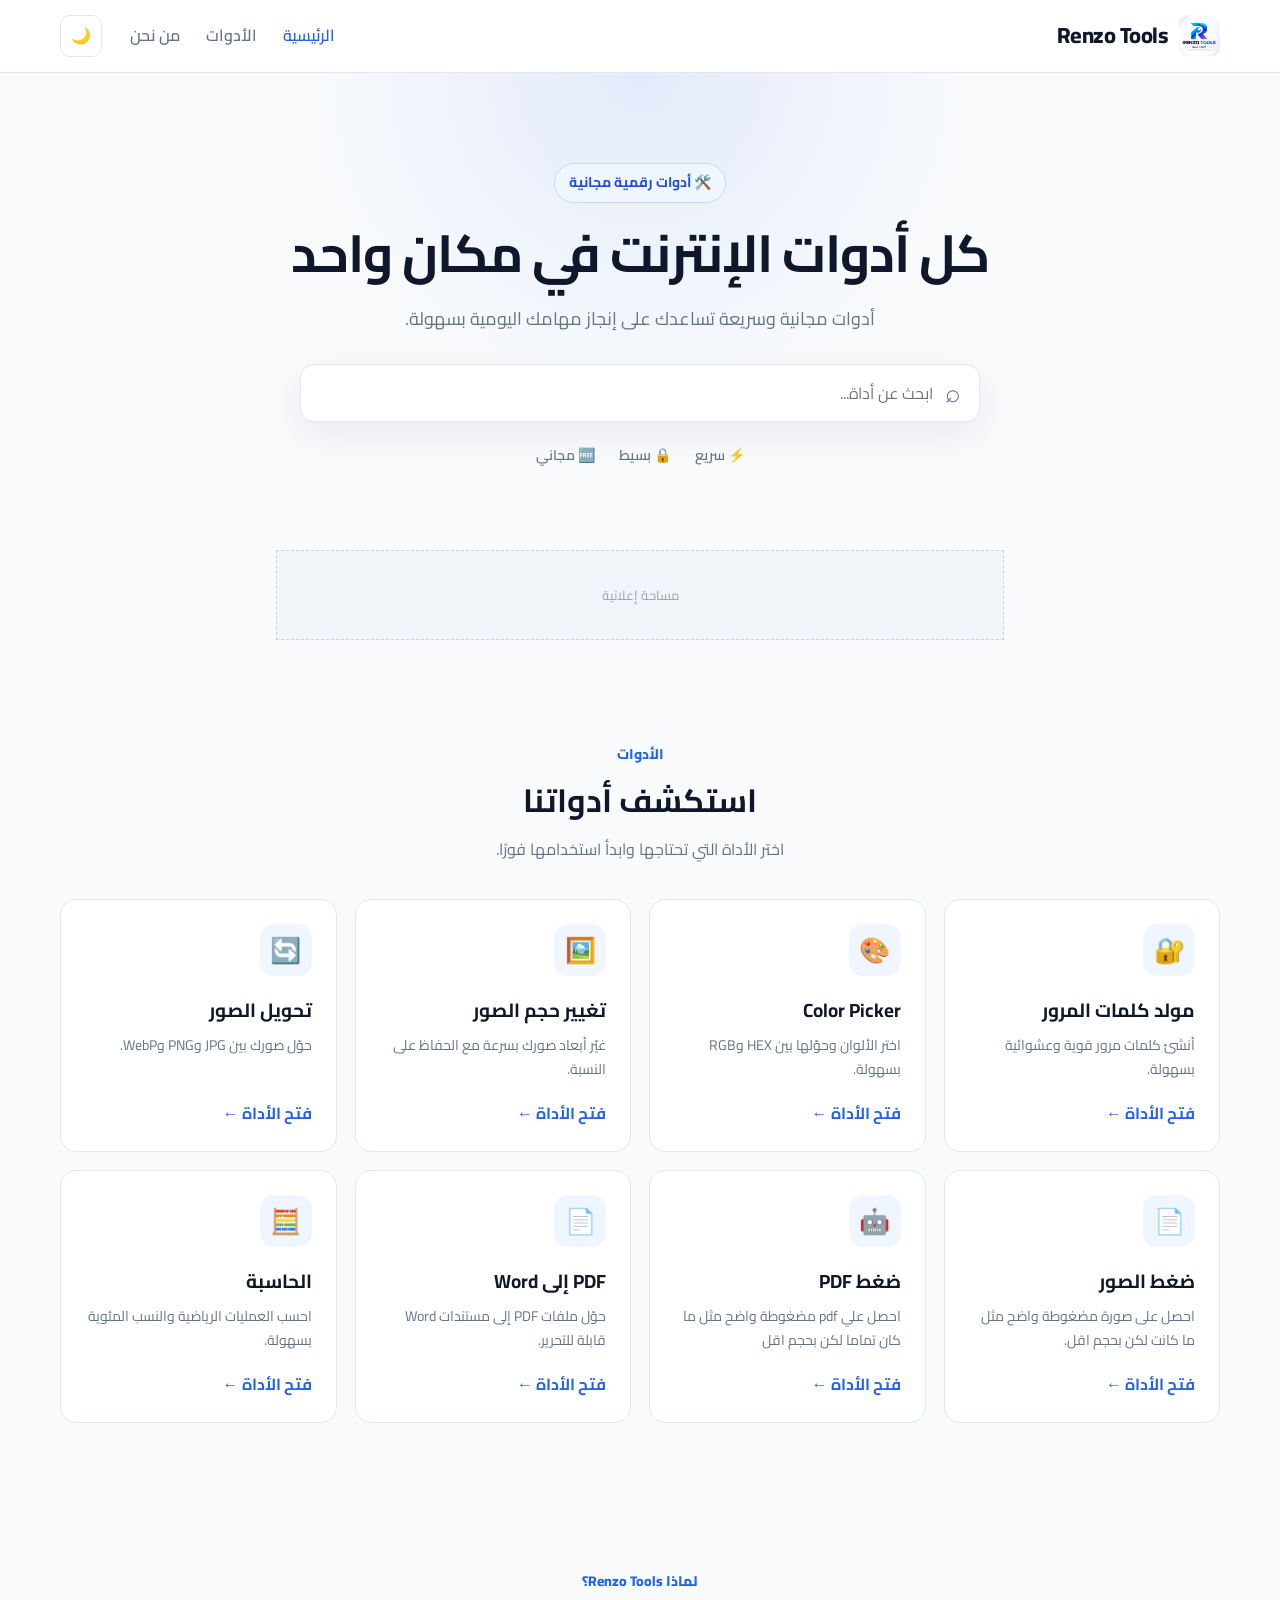
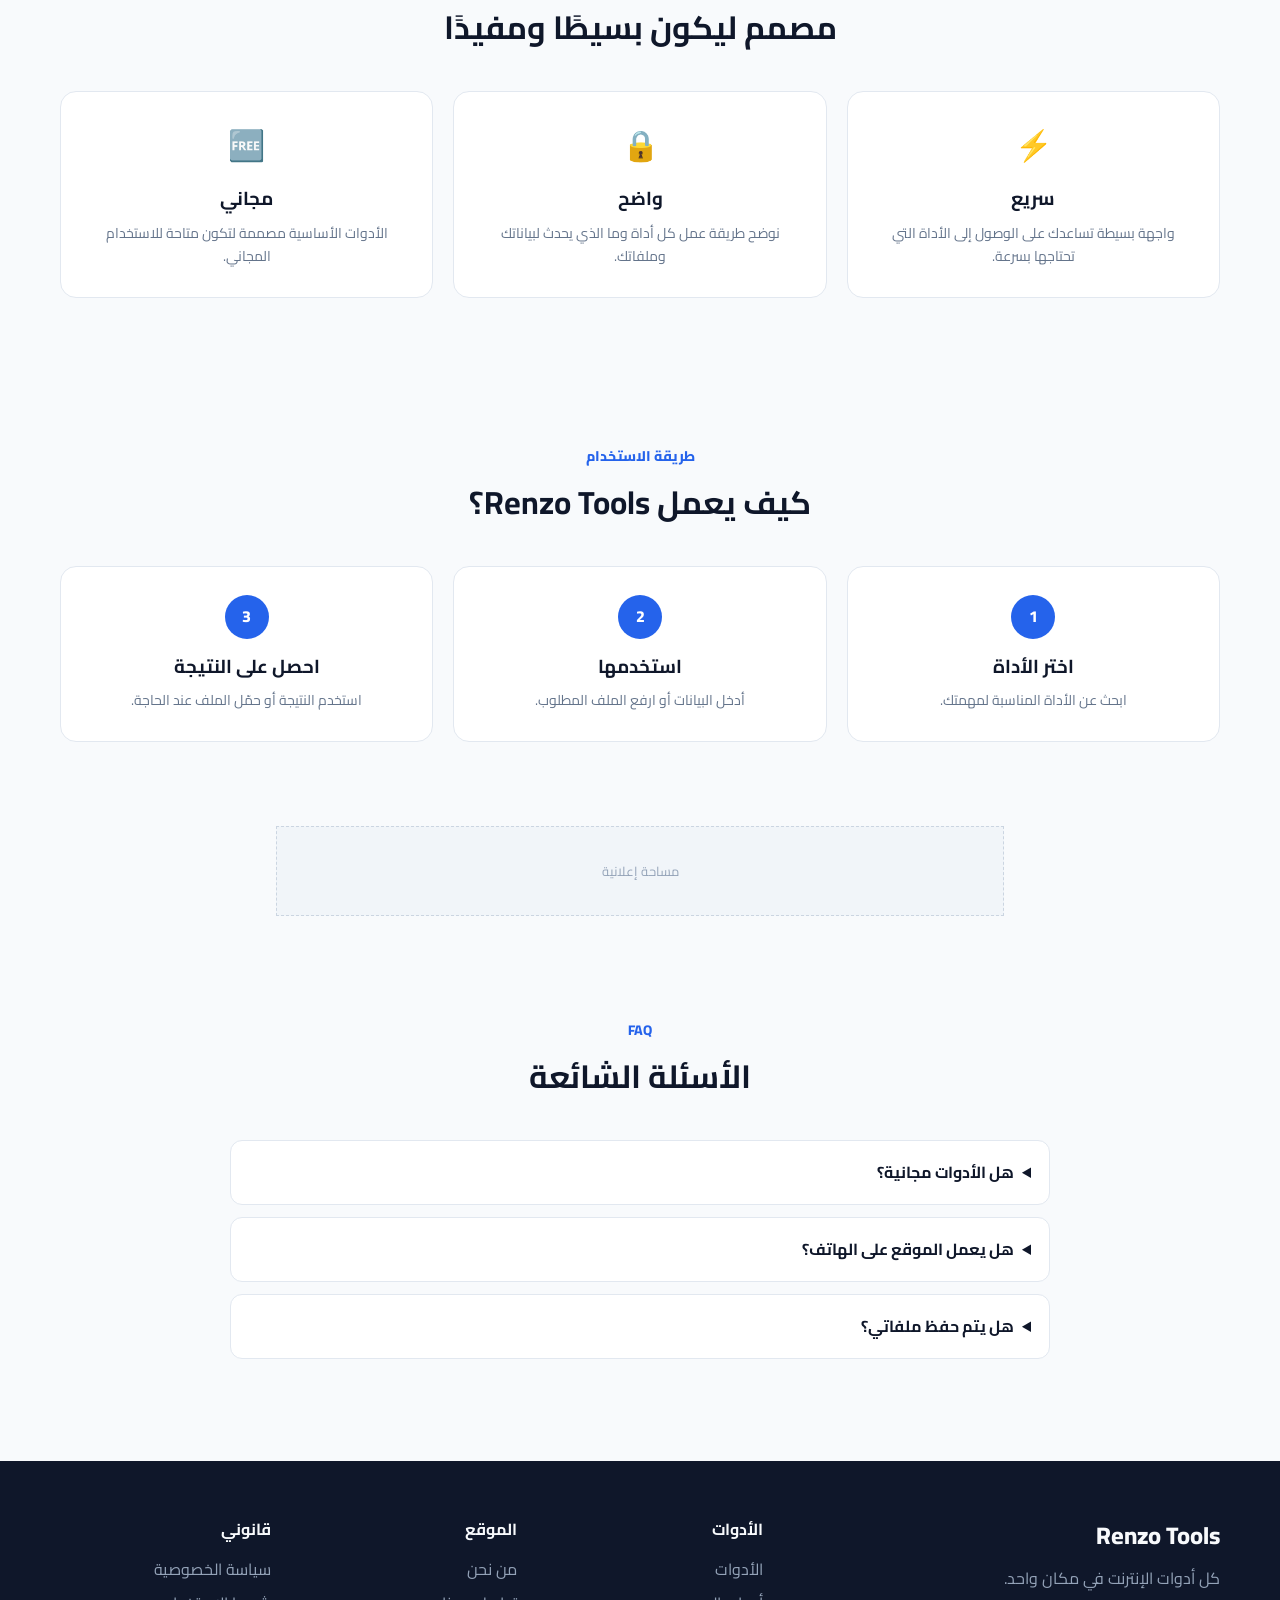
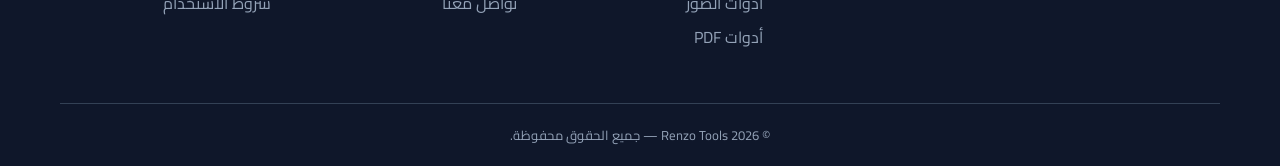
<file: index.html>
<!DOCTYPE html>
<html lang="ar" dir="rtl">
<head>
    <meta charset="UTF-8">
    <meta name="viewport" content="width=device-width, initial-scale=1.0">
    <meta
    name="description"
    content="Renzo Tools منصة مجانية تضم أدوات أونلاين للصور وملفات PDF والحسابات، تشمل ضغط الصور وPDF، تغيير حجم الصور، تحويل الصور، تحويل PDF إلى Word والمزيد."
>
<meta name="author" content="abdalrahman wael">
<link rel="icon" type="image/png" href="Renzo Tools.png">
    <title>Renzo Tools | كل أدوات الإنترنت في مكان واحد</title>
    <link rel="stylesheet" href="style.css">
</head>
<body>

    <header class="site-header">
        <div class="container header-inner">
            <a id="tools Hup" class="brand" href="index.html" aria-label="Renzo Tools - الصفحة الرئيسية">
                <img
                    src="Renzo Tools.png"
                    alt="شعار Renzo Tools"
                    class="brand-logo"
                >
                <span class="brand-name">Renzo Tools</span>
            </a>

            <nav class="main-nav" aria-label="التنقل الرئيسي">
                <a href="index.html" class="active">الرئيسية</a>
                <a href="#tools">الأدوات</a>
                <a href="#about">من نحن</a>
            </nav>

            <button class="theme-toggle" id="themeToggle" type="button" aria-label="تبديل الوضع الليلي">
                🌙
            </button>

            <button class="menu-toggle" id="menuToggle" type="button" aria-label="فتح القائمة">
                ☰
            </button>
        </div>
    </header>

    <main>
        <section class="hero">
            <div class="container hero-content">
                <span class="hero-badge">🛠️ أدوات رقمية مجانية</span>
                <h1>كل أدوات الإنترنت في مكان واحد</h1>
                <p>
                    أدوات مجانية وسريعة تساعدك على إنجاز مهامك اليومية بسهولة.
                </p>

                <div class="search-box">
                    <span class="search-icon" aria-hidden="true">⌕</span>
                    <input
                        id="toolSearch"
                        type="search"
                        placeholder="ابحث عن أداة..."
                        autocomplete="off"
                    >
                </div>

                <div class="hero-features" aria-label="مميزات الموقع">
                    <span>⚡ سريع</span>
                    <span>🔒 بسيط</span>
                    <span>🆓 مجاني</span>
                </div>
            </div>
        </section>

        <section class="ad-section" aria-label="مساحة إعلانية">
            <div class="ad-placeholder">مساحة إعلانية</div>
        </section>

        <section class="tools-section" id="tools">
            <div class="container">
                <div class="section-heading">
                    <span class="section-kicker">الأدوات</span>
                    <h2>استكشف أدواتنا</h2>
                    <p>اختر الأداة التي تحتاجها وابدأ استخدامها فورًا.</p>
                </div>

                <div class="tools-grid" id="toolsGrid">
                    <article class="tool-card" data-search="كلمات المرور password مولد generator">
                        <div class="tool-icon">🔐</div>
                        <h3>مولد كلمات المرور</h3>
                        <p>أنشئ كلمات مرور قوية وعشوائية بسهولة.</p>
                        <a href="مولد كلمات المرور/index.html" class="tool-link">فتح الأداة <span>←</span></a>
                    </article>

                    <article class="tool-card" data-search="color picker ألوان لون hex rgb">
                        <div class="tool-icon">🎨</div>
                        <h3>Color Picker</h3>
                        <p>اختر الألوان وحوّلها بين HEX وRGB بسهولة.</p>
                        <a href="Color Picker/index.html" class="tool-link">فتح الأداة <span>←</span></a>
                    </article>

                    <article class="tool-card" data-search="صور image resizer تغيير حجم">
                        <div class="tool-icon">🖼️</div>
                        <h3>تغيير حجم الصور</h3>
                        <p>غيّر أبعاد صورك بسرعة مع الحفاظ على النسبة.</p>
                        <a href="تغير حجم الصور/index.html" class="tool-link">فتح الأداة <span>←</span></a>
                    </article>

                    <article class="tool-card" data-search="تحويل الصور image converter jpg png webp">
                        <div class="tool-icon">🔄</div>
                        <h3>تحويل الصور</h3>
                        <p>حوّل صورك بين JPG وPNG وWebP.</p>
                        <a href="تحويل الصور/index.html" class="tool-link">فتح الأداة <span>←</span></a>
                    </article>

                    <article class="tool-card" data-search="ضغط صور Image compression">
                        <div class="tool-icon">📄</div>
                        <h3>ضغط الصور</h3>
                        <p>احصل على صورة مضغوطة واضح مثل ما كانت لكن بحجم اقل.</p>
                        <a href="ضغط صورة/index.html" class="tool-link">فتح الأداة <span>←</span></a>
                    </article>

                    <article class="tool-card" data-search="ضغط pdf Compression">
                        <div class="tool-icon">🤖</div>
                        <h3>ضغط PDF</h3>
                        <p>احصل علي pdf مضغوطة واضح مثل ما كان تماما لكن بحجم اقل</p>
                        <a href="ضغط pdf/index.html" class="tool-link">فتح الأداة <span>←</span></a>
                    </article>

                    <article class="tool-card" data-search="pdf word تحويل ملف">
                        <div class="tool-icon">📄</div>
                        <h3>PDF إلى Word</h3>
                        <p>حوّل ملفات PDF إلى مستندات Word قابلة للتحرير.</p>
                        <a href="تحويل word الي pdf/index.html" class="tool-link">فتح الأداة <span>←</span></a>
                    </article>

                    <article class="tool-card" data-search="حاسبة calculator رياضيات نسبة مئوية جمع طرح ضرب قسمة">
                        <div class="tool-icon">🧮</div>
                        <h3>الحاسبة</h3>
                        <p>احسب العمليات الرياضية والنسب المئوية بسهولة.</p>
                        <a href="الحاسبة/index.html" class="tool-link">فتح الأداة <span>←</span></a>
                    </article>
                </div>
            </div>
        </section>

        <section class="why-section" id="about">
            <div class="container">
                <div class="section-heading">
                    <span class="section-kicker">لماذا Renzo Tools؟</span>
                    <h2>مصمم ليكون بسيطًا ومفيدًا</h2>
                </div>

                <div class="features-grid">
                    <div class="feature-card">
                        <span class="feature-icon">⚡</span>
                        <h3>سريع</h3>
                        <p>واجهة بسيطة تساعدك على الوصول إلى الأداة التي تحتاجها بسرعة.</p>
                    </div>
                    <div class="feature-card">
                        <span class="feature-icon">🔒</span>
                        <h3>واضح</h3>
                        <p>نوضح طريقة عمل كل أداة وما الذي يحدث لبياناتك وملفاتك.</p>
                    </div>
                    <div class="feature-card">
                        <span class="feature-icon">🆓</span>
                        <h3>مجاني</h3>
                        <p>الأدوات الأساسية مصممة لتكون متاحة للاستخدام المجاني.</p>
                    </div>
                </div>
            </div>
        </section>

        <section class="how-section">
            <div class="container">
                <div class="section-heading">
                    <span class="section-kicker">طريقة الاستخدام</span>
                    <h2>كيف يعمل Renzo Tools؟</h2>
                </div>

                <div class="steps-grid">
                    <div class="step">
                        <span class="step-number">1</span>
                        <h3>اختر الأداة</h3>
                        <p>ابحث عن الأداة المناسبة لمهمتك.</p>
                    </div>
                    <div class="step">
                        <span class="step-number">2</span>
                        <h3>استخدمها</h3>
                        <p>أدخل البيانات أو ارفع الملف المطلوب.</p>
                    </div>
                    <div class="step">
                        <span class="step-number">3</span>
                        <h3>احصل على النتيجة</h3>
                        <p>استخدم النتيجة أو حمّل الملف عند الحاجة.</p>
                    </div>
                </div>
            </div>
        </section>

        <section class="ad-section" aria-label="مساحة إعلانية">
            <div class="ad-placeholder">مساحة إعلانية</div>
        </section>

        <section class="faq-section">
            <div class="container faq-container">
                <div class="section-heading">
                    <span class="section-kicker">FAQ</span>
                    <h2>الأسئلة الشائعة</h2>
                </div>

                <div class="faq-list">
                    <details>
                        <summary>هل الأدوات مجانية؟</summary>
                        <p>الأدوات الأساسية في Renzo Tools مصممة لتكون مجانية.</p>
                    </details>
                    <details>
                        <summary>هل يعمل الموقع على الهاتف؟</summary>
                        <p>نعم، سنصمم الموقع ليعمل على الهاتف والكمبيوتر والتابلت.</p>
                    </details>
                    <details>
                        <summary>هل يتم حفظ ملفاتي؟</summary>
                        <p>سيتم توضيح طريقة التعامل مع الملفات في صفحة كل أداة وسياسة الخصوصية.</p>
                    </details>
                </div>
            </div>
        </section>
    </main>

    <footer class="site-footer">
        <div class="container footer-grid">
            <div>
                <div class="footer-brand">Renzo Tools</div>
                <p>كل أدوات الإنترنت في مكان واحد.</p>
            </div>

            <div>
                <h3>الأدوات</h3>
                <a href="#tools">الأدوات</a>
                <a href="#tools">أدوات الصور</a>
                <a href="#tools">أدوات PDF</a>
            </div>

            <div>
                <h3>الموقع</h3>
                <a href="#about">من نحن</a>
                <a href="#">تواصل معنا</a>
            </div>

            <div>
                <h3>قانوني</h3>
                <a href="#">سياسة الخصوصية</a>
                <a href="#">شروط الاستخدام</a>
            </div>
        </div>

        <div class="container footer-bottom">
            <p>© 2026 Renzo Tools — جميع الحقوق محفوظة.</p>
        </div>
    </footer>

    <script src="script.js"></script>
</body>
</html>
</file>
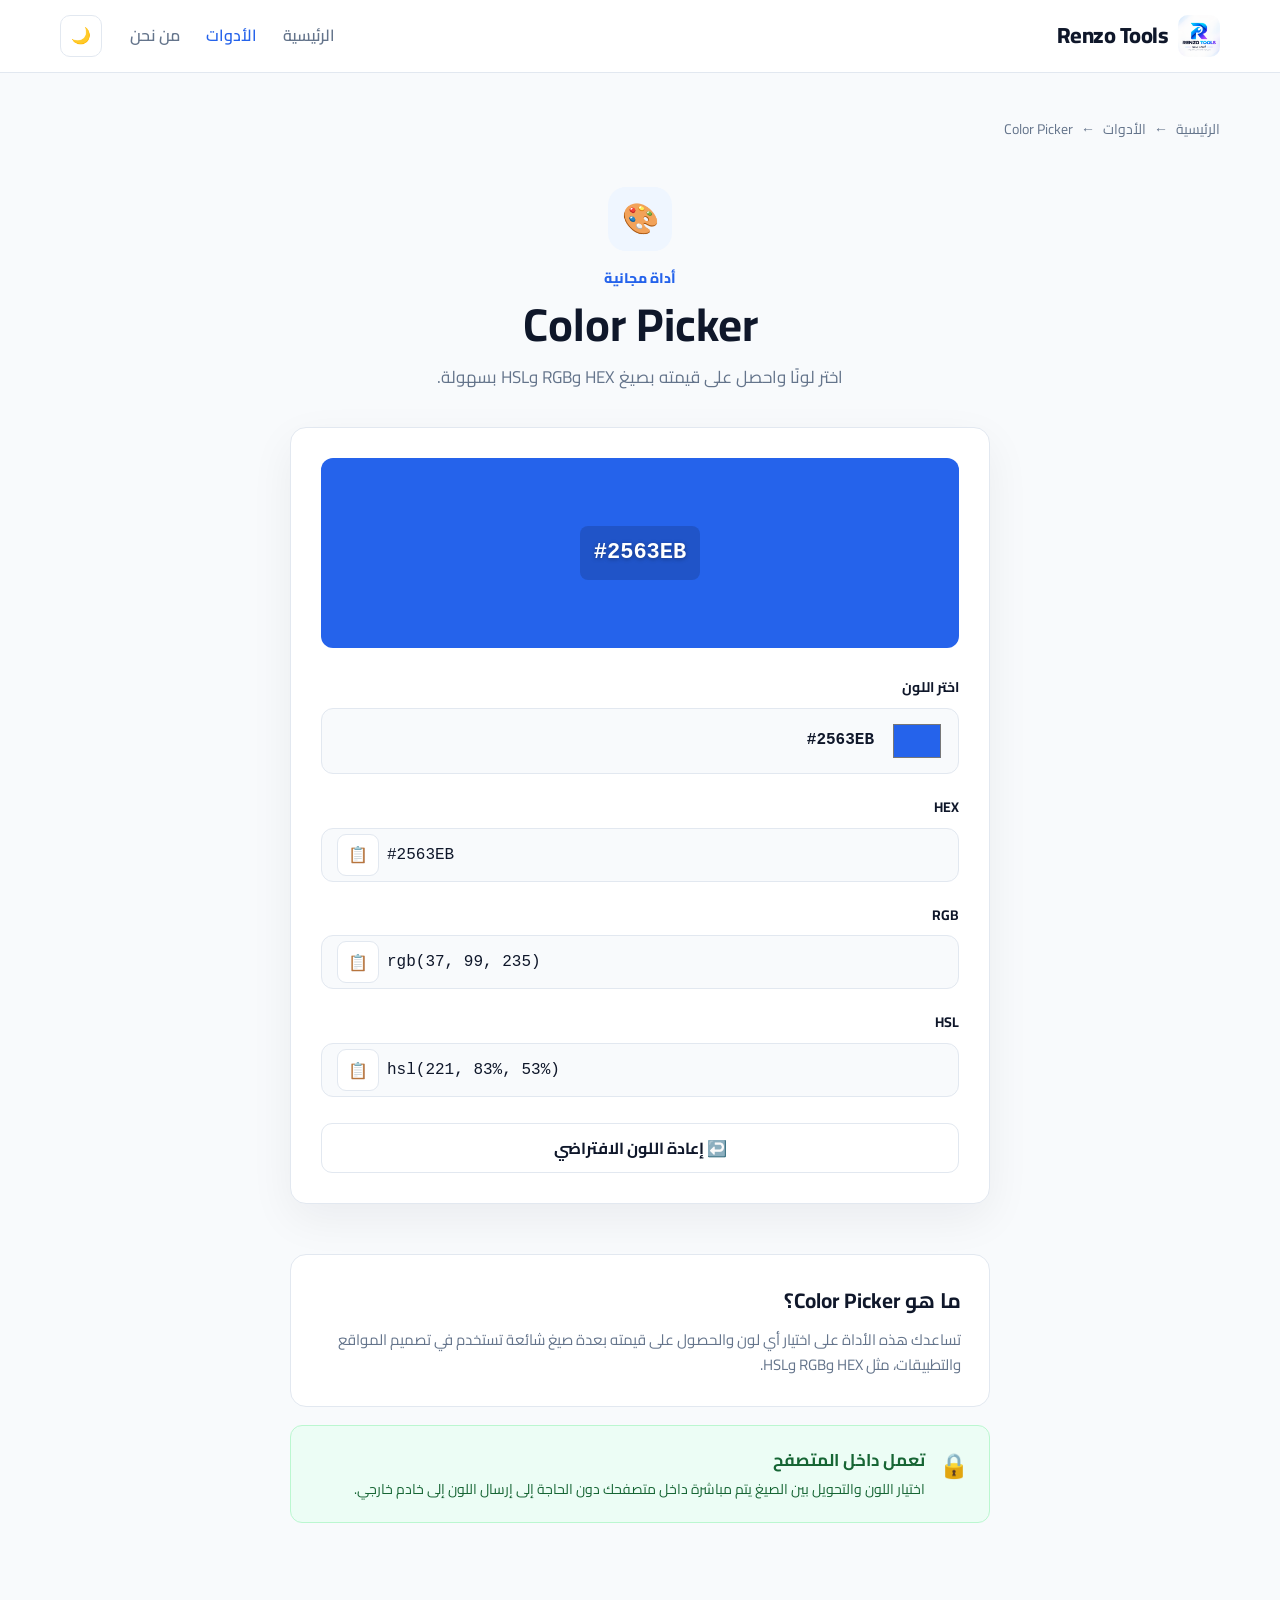
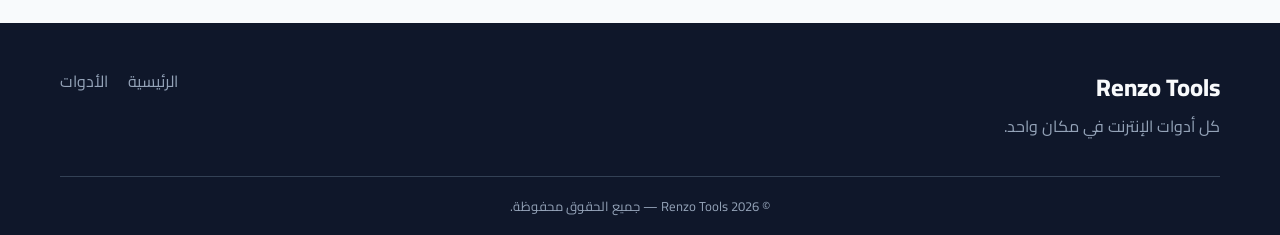
<file: Color Picker/index.html>
<!DOCTYPE html>
<html lang="ar" dir="rtl">

<head>
    <meta charset="UTF-8">
<link rel="icon" type="image/png" href="Renzo Tools.png">
    <meta
        name="viewport"
        content="width=device-width, initial-scale=1.0"
    >

    <meta
    name="description"
    content="أداة Color Picker مجانية من Renzo Tools لاختيار الألوان وتحويلها بين HEX وRGB بسهولة. اختر اللون الذي تريده واحصل على أكواد الألوان بسرعة لاستخدامها في التصميم والبرمجة."
>
<meta name="author" content="abdalrahman wael">
    <title>Color Picker | Renzo Tools</title>

    <!-- Google Font -->
    <link
        rel="preconnect"
        href="https://fonts.googleapis.com"
    >

    <link
        rel="preconnect"
        href="https://fonts.gstatic.com"
        crossorigin
    >

    <link
        href="https://fonts.googleapis.com/css2?family=Cairo:wght@400;500;600;700;800&display=swap"
        rel="stylesheet"
    >

    <!-- CSS -->
    <link rel="stylesheet" href="style.css">
</head>

<body>

    <!-- ==========================
         Header
    =========================== -->

    <header class="site-header">

        <div class="container header-inner">

            <a
                class="brand"
                href="../index.html"
                aria-label="Renzo Tools - الصفحة الرئيسية"
            >

                <img
                    src="Renzo Tools.png"
                    alt="شعار Renzo Tools"
                    class="brand-logo"
                >

                <span class="brand-name">
                    Renzo Tools
                </span>

            </a>


            <nav class="main-nav">

                <a href="../index.html">
                    الرئيسية
                </a>

                <a
                    href="../index.html#tools"
                    class="active"
                >
                    الأدوات
                </a>

                <a href="../index.html#about">
                    من نحن
                </a>

            </nav>


            <button
                class="theme-toggle"
                id="themeToggle"
                type="button"
                aria-label="تفعيل الوضع الليلي"
            >
                🌙
            </button>

        </div>

    </header>


    <!-- ==========================
         Main
    =========================== -->

    <main>

        <section class="tool-page">

            <div class="container">

                <!-- Breadcrumb -->

                <nav
                    class="breadcrumb"
                    aria-label="مسار الصفحة"
                >

                    <a href="../index.html">
                        الرئيسية
                    </a>

                    <span>←</span>

                    <a href="../index.html#tools">
                        الأدوات
                    </a>

                    <span>←</span>

                    <span>
                        Color Picker
                    </span>

                </nav>


                <!-- Tool Heading -->

                <div class="tool-heading">

                    <div class="tool-icon">
                        🎨
                    </div>

                    <span class="section-kicker">
                        أداة مجانية
                    </span>

                    <h1>
                        Color Picker
                    </h1>

                    <p>
                        اختر لونًا واحصل على قيمته بصيغ HEX وRGB وHSL بسهولة.
                    </p>

                </div>


                <!-- ==========================
                     Color Picker Card
                =========================== -->

                <div class="color-picker-card">


                    <!-- Color Preview -->

                    <div
                        class="color-preview"
                        id="colorPreview"
                    >

                        <span id="colorPreviewText">
                            #2563EB
                        </span>

                    </div>


                    <!-- Native Color Picker -->

                    <div class="picker-section">

                        <label for="colorInput">
                            اختر اللون
                        </label>

                        <div class="color-input-wrapper">

                            <input
                                type="color"
                                id="colorInput"
                                value="#2563EB"
                            >

                            <span id="selectedColorText">
                                #2563EB
                            </span>

                        </div>

                    </div>


                    <!-- HEX -->

                    <div class="value-group">

                        <label for="hexValue">
                            HEX
                        </label>

                        <div class="value-box">

                            <input
                                type="text"
                                id="hexValue"
                                value="#2563EB"
                                maxlength="7"
                                spellcheck="false"
                                autocomplete="off"
                                dir="ltr"
                            >

                            <button
                                type="button"
                                class="copy-button"
                                data-copy="hexValue"
                                aria-label="نسخ HEX"
                                title="نسخ HEX"
                            >
                                📋
                            </button>

                        </div>

                    </div>


                    <!-- RGB -->

                    <div class="value-group">

                        <label for="rgbValue">
                            RGB
                        </label>

                        <div class="value-box">

                            <input
                                type="text"
                                id="rgbValue"
                                value="rgb(37, 99, 235)"
                                spellcheck="false"
                                autocomplete="off"
                                dir="ltr"
                            >

                            <button
                                type="button"
                                class="copy-button"
                                data-copy="rgbValue"
                                aria-label="نسخ RGB"
                                title="نسخ RGB"
                            >
                                📋
                            </button>

                        </div>

                    </div>


                    <!-- HSL -->

                    <div class="value-group">

                        <label for="hslValue">
                            HSL
                        </label>

                        <div class="value-box">

                            <input
                                type="text"
                                id="hslValue"
                                value="hsl(221, 83%, 53%)"
                                spellcheck="false"
                                autocomplete="off"
                                dir="ltr"
                            >

                            <button
                                type="button"
                                class="copy-button"
                                data-copy="hslValue"
                                aria-label="نسخ HSL"
                                title="نسخ HSL"
                            >
                                📋
                            </button>

                        </div>

                    </div>


                    <!-- Reset -->

                    <button
                        type="button"
                        class="reset-button"
                        id="resetButton"
                    >
                        ↩️ إعادة اللون الافتراضي
                    </button>

                </div>


                <!-- Information -->

                <section class="info-section">

                    <h2>
                        ما هو Color Picker؟
                    </h2>

                    <p>
                        تساعدك هذه الأداة على اختيار أي لون
                        والحصول على قيمته بعدة صيغ شائعة
                        تستخدم في تصميم المواقع والتطبيقات،
                        مثل HEX وRGB وHSL.
                    </p>

                </section>


                <!-- Privacy -->

                <section class="security-note">

                    <span class="security-icon">
                        🔒
                    </span>

                    <div>

                        <h3>
                            تعمل داخل المتصفح
                        </h3>

                        <p>
                            اختيار اللون والتحويل بين الصيغ
                            يتم مباشرة داخل متصفحك دون الحاجة
                            إلى إرسال اللون إلى خادم خارجي.
                        </p>

                    </div>

                </section>

            </div>

        </section>

    </main>


    <!-- ==========================
         Footer
    =========================== -->

    <footer class="site-footer">

        <div class="container">

            <div class="footer-content">

                <div>

                    <div class="footer-brand">
                        Renzo Tools
                    </div>

                    <p>
                        كل أدوات الإنترنت في مكان واحد.
                    </p>

                </div>


                <div class="footer-links">

                    <a href="../../index.html">
                        الرئيسية
                    </a>

                    <a href="../../index.html#tools">
                        الأدوات
                    </a>

                </div>

            </div>


            <div class="footer-bottom">

                © 2026 Renzo Tools — جميع الحقوق محفوظة.

            </div>

        </div>

    </footer>


    <!-- JavaScript -->

    <script src="script.js"></script>

</body>

</html>
</file>
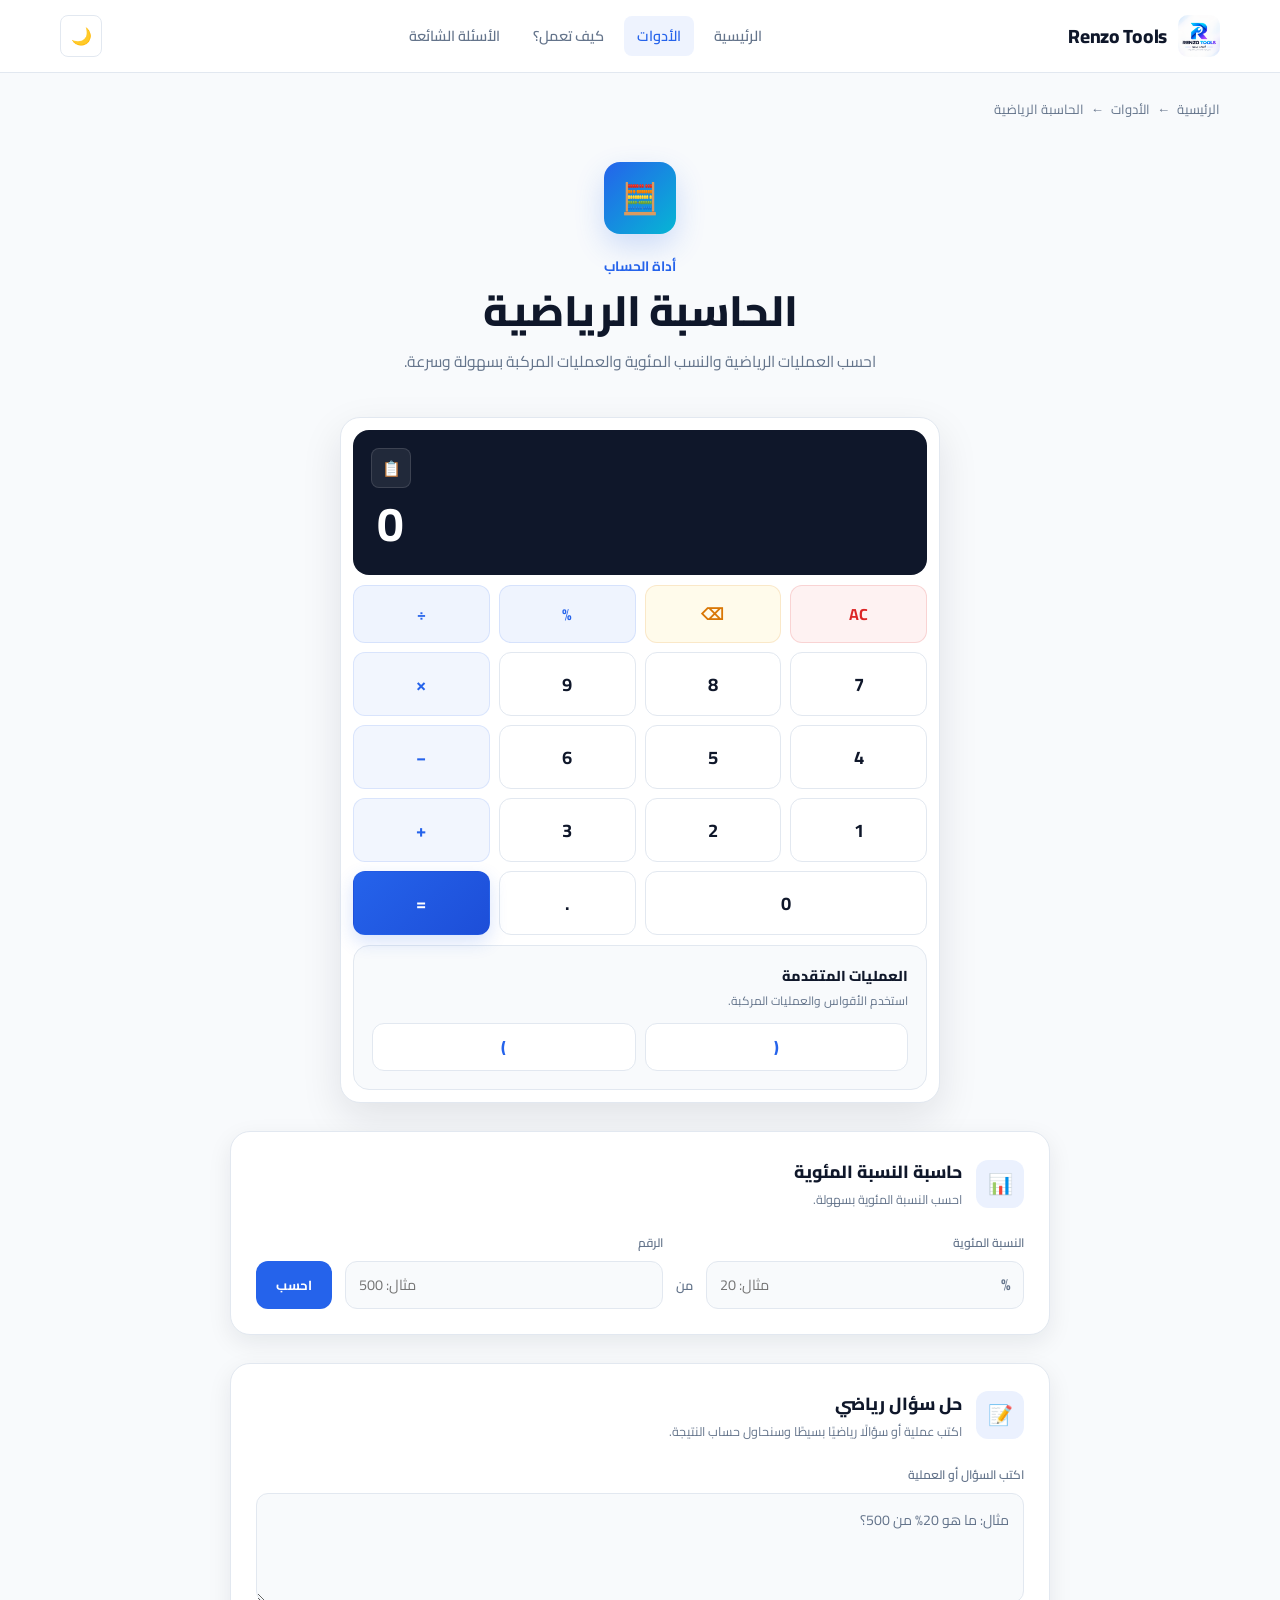
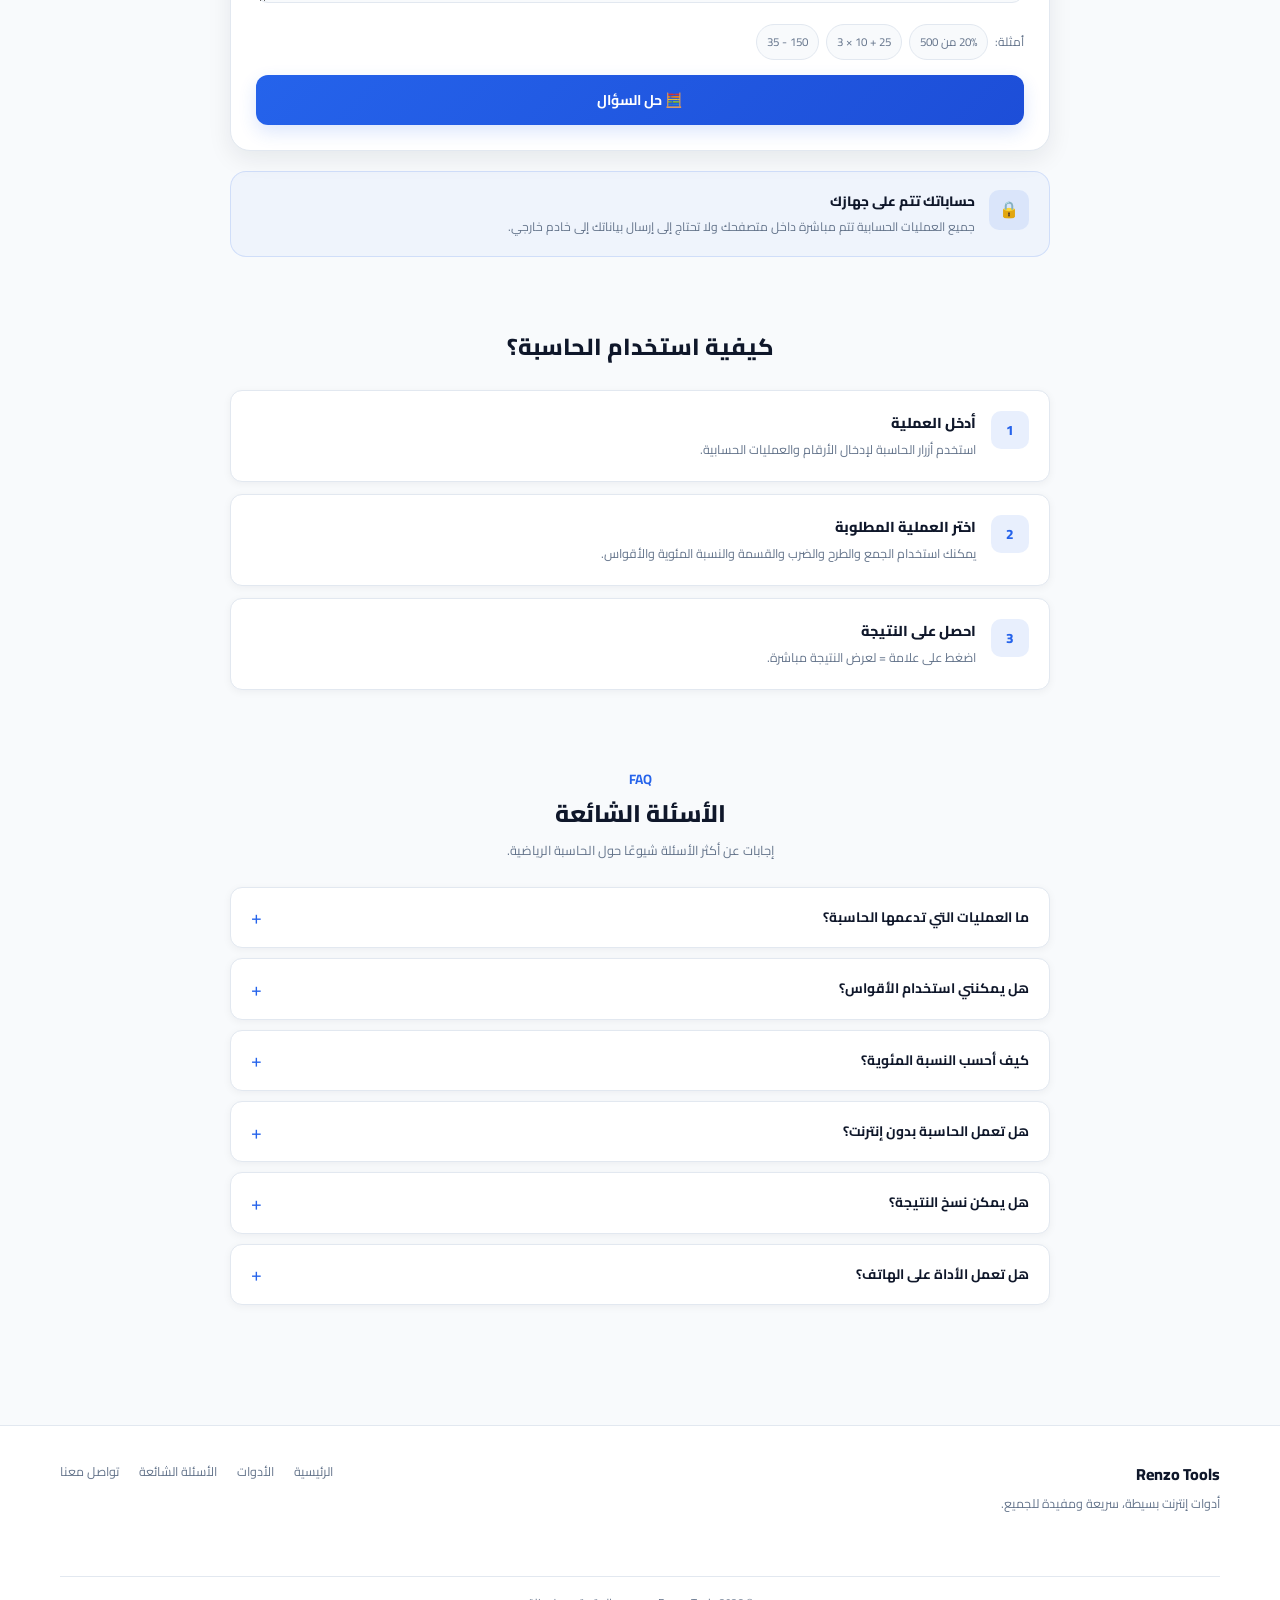
<file: الحاسبة/index.html>
<!DOCTYPE html>
<html lang="ar" dir="rtl">

<head>

    <meta charset="UTF-8">
<link rel="icon" type="image/png" href="Renzo Tools.png">
    <meta
        name="viewport"
        content="width=device-width, initial-scale=1.0"
    >
<meta name="author" content="abdalrahman wael">
    <meta
    name="description"
    content="آلة حاسبة مجانية من Renzo Tools لإجراء العمليات الحسابية بسهولة وسرعة، مثل الجمع والطرح والضرب والقسمة والنسب المئوية والأقواس والأرقام العشرية."
>

    <meta
        name="keywords"
        content="حاسبة, حاسبة رياضية, نسبة مئوية, حسابات, Renzo Tools"
    >

    <title>
        الحاسبة الرياضية | Renzo Tools
    </title>


    <!-- ==================================================
         Google Fonts - Cairo
    =================================================== -->

    <link
        rel="preconnect"
        href="https://fonts.googleapis.com"
    >

    <link
        rel="preconnect"
        href="https://fonts.gstatic.com"
        crossorigin
    >

    <link
        href="https://fonts.googleapis.com/css2?family=Cairo:wght@400;500;600;700;800&display=swap"
        rel="stylesheet"
    >


    <!-- ==================================================
         CSS
    =================================================== -->

    <link
        rel="stylesheet"
        href="style.css"
    >

</head>


<body>


<!-- =====================================================
     Header
====================================================== -->

<header class="site-header">

    <div class="container header-inner">


        <!-- Logo -->

        <a
            href="../index.html"
            class="brand"
            aria-label="Renzo Tools - الصفحة الرئيسية"
        >

            <img
                src="Renzo Tools.png"
                alt="شعار Renzo Tools"
                class="brand-logo"
            >

            <span class="brand-name">
                Renzo Tools
            </span>

        </a>


        <!-- Navigation -->

        <nav
            class="main-nav"
            aria-label="القائمة الرئيسية"
        >

            <a href="../index.html">
                الرئيسية
            </a>

            <a
                href="../index.html#tools"
                class="active"
            >
                الأدوات
            </a>

            <a href="../index.html#how">
                كيف تعمل؟
            </a>

            <a href="../index.html#faq">
                الأسئلة الشائعة
            </a>

        </nav>


        <!-- Dark Mode -->

        <button
            type="button"
            class="theme-toggle"
            id="themeToggle"
            aria-label="تفعيل الوضع الليلي"
            title="تغيير المظهر"
        >
            🌙
        </button>

    </div>

</header>



<!-- =====================================================
     Main
====================================================== -->

<main class="tool-page">

    <div class="container">


        <!-- ==================================================
             Breadcrumb
        =================================================== -->

        <div class="breadcrumb">

            <a href="../index.html">
                الرئيسية
            </a>

            <span>
                ←
            </span>

            <a href="../index.html#tools">
                الأدوات
            </a>

            <span>
                ←
            </span>

            <span>
                الحاسبة الرياضية
            </span>

        </div>



        <!-- ==================================================
             Tool Heading
        =================================================== -->

        <section class="tool-heading">

            <div class="tool-icon">
                🧮
            </div>

            <span class="section-kicker">
                أداة الحساب
            </span>

            <h1>
                الحاسبة الرياضية
            </h1>

            <p>
                احسب العمليات الرياضية والنسب المئوية
                والعمليات المركبة بسهولة وسرعة.
            </p>

        </section>



        <!-- ==================================================
             Calculator
        ================================================== -->

        <section
            class="calculator-card"
            aria-label="الحاسبة الرياضية"
        >


            <!-- ==================================================
                 Display
            ================================================== -->

            <div class="calculator-display">


                <!-- Previous Expression -->

                <div
                    class="display-expression"
                    id="displayExpression"
                    aria-label="العملية السابقة"
                ></div>


                <!-- Current Value -->

                <div
                    class="display-value"
                    id="displayValue"
                    aria-live="polite"
                    aria-label="القيمة الحالية"
                >
                    0
                </div>


                <!-- Copy Result -->

                <button
                    type="button"
                    class="copy-result"
                    id="copyResultBtn"
                    title="نسخ النتيجة"
                    aria-label="نسخ النتيجة"
                >
                    📋
                </button>

            </div>



            <!-- ==================================================
                 Calculator Actions
            ================================================== -->

            <div class="calculator-actions">

                <button
                    type="button"
                    class="calculator-action clear-action"
                    id="clearBtn"
                >
                    AC
                </button>

                <button
                    type="button"
                    class="calculator-action delete-action"
                    id="deleteBtn"
                >
                    ⌫
                </button>

                <button
                    type="button"
                    class="calculator-action operator-action"
                    data-operation="%"
                >
                    %
                </button>

                <button
                    type="button"
                    class="calculator-action operator-action"
                    data-operation="/"
                >
                    ÷
                </button>

            </div>



            <!-- ==================================================
                 Calculator Keys
            ================================================== -->

            <div
                class="calculator-grid"
                id="calculatorGrid"
            >


                <!-- Row 1 -->

                <button
                    type="button"
                    class="calculator-key number-key"
                    data-value="7"
                >
                    7
                </button>

                <button
                    type="button"
                    class="calculator-key number-key"
                    data-value="8"
                >
                    8
                </button>

                <button
                    type="button"
                    class="calculator-key number-key"
                    data-value="9"
                >
                    9
                </button>

                <button
                    type="button"
                    class="calculator-key operator-key"
                    data-operation="*"
                >
                    ×
                </button>


                <!-- Row 2 -->

                <button
                    type="button"
                    class="calculator-key number-key"
                    data-value="4"
                >
                    4
                </button>

                <button
                    type="button"
                    class="calculator-key number-key"
                    data-value="5"
                >
                    5
                </button>

                <button
                    type="button"
                    class="calculator-key number-key"
                    data-value="6"
                >
                    6
                </button>

                <button
                    type="button"
                    class="calculator-key operator-key"
                    data-operation="-"
                >
                    −
                </button>


                <!-- Row 3 -->

                <button
                    type="button"
                    class="calculator-key number-key"
                    data-value="1"
                >
                    1
                </button>

                <button
                    type="button"
                    class="calculator-key number-key"
                    data-value="2"
                >
                    2
                </button>

                <button
                    type="button"
                    class="calculator-key number-key"
                    data-value="3"
                >
                    3
                </button>

                <button
                    type="button"
                    class="calculator-key operator-key"
                    data-operation="+"
                >
                    +
                </button>


                <!-- Row 4 -->

                <button
                    type="button"
                    class="calculator-key number-key zero-key"
                    data-value="0"
                >
                    0
                </button>

                <button
                    type="button"
                    class="calculator-key number-key"
                    data-value="."
                >
                    .
                </button>

                <button
                    type="button"
                    class="calculator-key equals-key"
                    id="equalsBtn"
                >
                    =
                </button>

            </div>



            <!-- ==================================================
                 Parentheses
            =================================================== -->

            <div class="advanced-calculator">

                <div class="advanced-heading">

                    <h2>
                        العمليات المتقدمة
                    </h2>

                    <p>
                        استخدم الأقواس والعمليات المركبة.
                    </p>

                </div>


                <div class="advanced-buttons">

                    <button
                        type="button"
                        class="advanced-key"
                        data-value="("
                    >
                        (
                    </button>

                    <button
                        type="button"
                        class="advanced-key"
                        data-value=")"
                    >
                        )
                    </button>

                </div>

            </div>

        </section>



        <!-- ==================================================
             Percentage Calculator
        =================================================== -->

        <section
            class="percentage-section"
            aria-label="حاسبة النسبة المئوية"
        >

            <div class="section-title">

                <div class="section-title-icon">
                    📊
                </div>

                <div>

                    <h2>
                        حاسبة النسبة المئوية
                    </h2>

                    <p>
                        احسب النسبة المئوية بسهولة.
                    </p>

                </div>

            </div>


            <div class="percentage-form">


                <!-- Percentage -->

                <div class="input-group">

                    <label for="percentageValue">
                        النسبة المئوية
                    </label>

                    <div class="input-wrapper">

                        <input
                            type="number"
                            id="percentageValue"
                            placeholder="مثال: 20"
                            inputmode="decimal"
                        >

                        <span>
                            %
                        </span>

                    </div>

                </div>


                <!-- Of -->

                <div class="percentage-symbol">
                    من
                </div>


                <!-- Number -->

                <div class="input-group">

                    <label for="percentageBase">
                        الرقم
                    </label>

                    <input
                        type="number"
                        id="percentageBase"
                        placeholder="مثال: 500"
                        inputmode="decimal"
                    >

                </div>


                <!-- Calculate -->

                <button
                    type="button"
                    class="percentage-button"
                    id="percentageBtn"
                >
                    احسب
                </button>

            </div>


            <!-- Percentage Result -->

            <div
                class="percentage-result"
                id="percentageResult"
                hidden
            >

                <span>
                    النتيجة
                </span>

                <strong id="percentageResultValue">
                    0
                </strong>

            </div>

        </section>



        <!-- ==================================================
             Math Question Solver
        =================================================== -->

        <section
            class="question-section"
            aria-label="حل الأسئلة الرياضية"
        >

            <div class="section-title">

                <div class="section-title-icon">
                    📝
                </div>

                <div>

                    <h2>
                        حل سؤال رياضي
                    </h2>

                    <p>
                        اكتب عملية أو سؤالًا رياضيًا بسيطًا
                        وسنحاول حساب النتيجة.
                    </p>

                </div>

            </div>


            <!-- Question Input -->

            <div class="question-input-wrapper">

                <label for="mathQuestion">
                    اكتب السؤال أو العملية
                </label>

                <textarea
                    id="mathQuestion"
                    rows="3"
                    placeholder="مثال: ما هو 20% من 500؟"
                ></textarea>

            </div>


            <!-- Question Examples -->

            <div class="question-examples">

                <span>
                    أمثلة:
                </span>

                <button
                    type="button"
                    class="example-question"
                    data-question="ما هو 20% من 500؟"
                >
                    20% من 500
                </button>

                <button
                    type="button"
                    class="example-question"
                    data-question="25 + 10 × 3"
                >
                    25 + 10 × 3
                </button>

                <button
                    type="button"
                    class="example-question"
                    data-question="إذا كان معي 150 ودفعت 35، كم يتبقى؟"
                >
                    150 - 35
                </button>

            </div>


            <!-- Solve -->

            <button
                type="button"
                class="solve-question-button"
                id="solveQuestionBtn"
            >
                🧮 حل السؤال
            </button>


            <!-- Question Result -->

            <div
                class="question-result"
                id="questionResult"
                hidden
            >

                <div class="question-result-icon">
                    ✓
                </div>

                <div>

                    <span>
                        النتيجة
                    </span>

                    <strong id="questionResultValue">
                        -
                    </strong>

                </div>

            </div>

        </section>



        <!-- ==================================================
             Security Note
        =================================================== -->

        <section class="security-note">

            <div class="security-icon">
                🔒
            </div>

            <div>

                <h3>
                    حساباتك تتم على جهازك
                </h3>

                <p>
                    جميع العمليات الحسابية تتم مباشرة داخل
                    متصفحك ولا تحتاج إلى إرسال بياناتك إلى
                    خادم خارجي.
                </p>

            </div>

        </section>



        <!-- ==================================================
             How To Use
        =================================================== -->

        <section class="info-section">

            <h2>
                كيفية استخدام الحاسبة؟
            </h2>


            <div class="info-steps">


                <!-- Step 1 -->

                <div class="info-step">

                    <span class="step-number">
                        1
                    </span>

                    <div>

                        <h3>
                            أدخل العملية
                        </h3>

                        <p>
                            استخدم أزرار الحاسبة لإدخال
                            الأرقام والعمليات الحسابية.
                        </p>

                    </div>

                </div>


                <!-- Step 2 -->

                <div class="info-step">

                    <span class="step-number">
                        2
                    </span>

                    <div>

                        <h3>
                            اختر العملية المطلوبة
                        </h3>

                        <p>
                            يمكنك استخدام الجمع والطرح والضرب
                            والقسمة والنسبة المئوية والأقواس.
                        </p>

                    </div>

                </div>


                <!-- Step 3 -->

                <div class="info-step">

                    <span class="step-number">
                        3
                    </span>

                    <div>

                        <h3>
                            احصل على النتيجة
                        </h3>

                        <p>
                            اضغط على علامة =
                            لعرض النتيجة مباشرة.
                        </p>

                    </div>

                </div>


            </div>

        </section>



        <!-- ==================================================
             FAQ
        =================================================== -->

        <section
            class="faq-section"
            id="faq"
        >

            <div class="faq-heading">

                <span class="section-kicker">
                    FAQ
                </span>

                <h2>
                    الأسئلة الشائعة
                </h2>

                <p>
                    إجابات عن أكثر الأسئلة شيوعًا حول
                    الحاسبة الرياضية.
                </p>

            </div>


            <div class="faq-list">


                <!-- FAQ 1 -->

                <details class="faq-item">

                    <summary>
                        ما العمليات التي تدعمها الحاسبة؟
                    </summary>

                    <div class="faq-answer">

                        <p>
                            تدعم الحاسبة الجمع والطرح والضرب
                            والقسمة والنسب المئوية والأرقام
                            العشرية والأقواس والعمليات المركبة.
                        </p>

                    </div>

                </details>


                <!-- FAQ 2 -->

                <details class="faq-item">

                    <summary>
                        هل يمكنني استخدام الأقواس؟
                    </summary>

                    <div class="faq-answer">

                        <p>
                            نعم، يمكنك استخدام الأقواس لتنظيم
                            العمليات الحسابية وتحديد ترتيب
                            تنفيذ العمليات.
                        </p>

                    </div>

                </details>


                <!-- FAQ 3 -->

                <details class="faq-item">

                    <summary>
                        كيف أحسب النسبة المئوية؟
                    </summary>

                    <div class="faq-answer">

                        <p>
                            أدخل النسبة المطلوبة والرقم الأساسي
                            في حاسبة النسبة المئوية، ثم اضغط
                            على زر "احسب".
                        </p>

                    </div>

                </details>


                <!-- FAQ 4 -->

                <details class="faq-item">

                    <summary>
                        هل تعمل الحاسبة بدون إنترنت؟
                    </summary>

                    <div class="faq-answer">

                        <p>
                            نعم، بعد تحميل الصفحة يمكن إجراء
                            العمليات الحسابية مباشرة داخل
                            المتصفح دون الحاجة إلى خادم.
                        </p>

                    </div>

                </details>


                <!-- FAQ 5 -->

                <details class="faq-item">

                    <summary>
                        هل يمكن نسخ النتيجة؟
                    </summary>

                    <div class="faq-answer">

                        <p>
                            نعم، يمكنك الضغط على زر النسخ
                            الموجود بجانب نتيجة الحاسبة
                            لنسخها إلى الحافظة.
                        </p>

                    </div>

                </details>


                <!-- FAQ 6 -->

                <details class="faq-item">

                    <summary>
                        هل تعمل الأداة على الهاتف؟
                    </summary>

                    <div class="faq-answer">

                        <p>
                            نعم، سيتم تصميم الأداة لتعمل
                            بشكل متجاوب على الهواتف والأجهزة
                            اللوحية وأجهزة الكمبيوتر.
                        </p>

                    </div>

                </details>


            </div>

        </section>



    </div>

</main>



<!-- =====================================================
     Footer
====================================================== -->

<footer class="site-footer">

    <div class="container">


        <div class="footer-content">


            <!-- Footer Brand -->

            <div>

                <div class="footer-brand">
                    Renzo Tools
                </div>

                <p>
                    أدوات إنترنت بسيطة،
                    سريعة ومفيدة للجميع.
                </p>

            </div>


            <!-- Footer Links -->

            <div class="footer-links">

                <a href="../../index.html">
                    الرئيسية
                </a>

                <a href="../../index.html#tools">
                    الأدوات
                </a>

                <a href="../../index.html#faq">
                    الأسئلة الشائعة
                </a>

                <a href="../../index.html#contact">
                    تواصل معنا
                </a>

            </div>


        </div>


        <div class="footer-bottom">

            © 2026 Renzo Tools —
            جميع الحقوق محفوظة

        </div>


    </div>

</footer>



<!-- =====================================================
     JavaScript
====================================================== -->

<script src="script.js"></script>


</body>

</html>
</file>
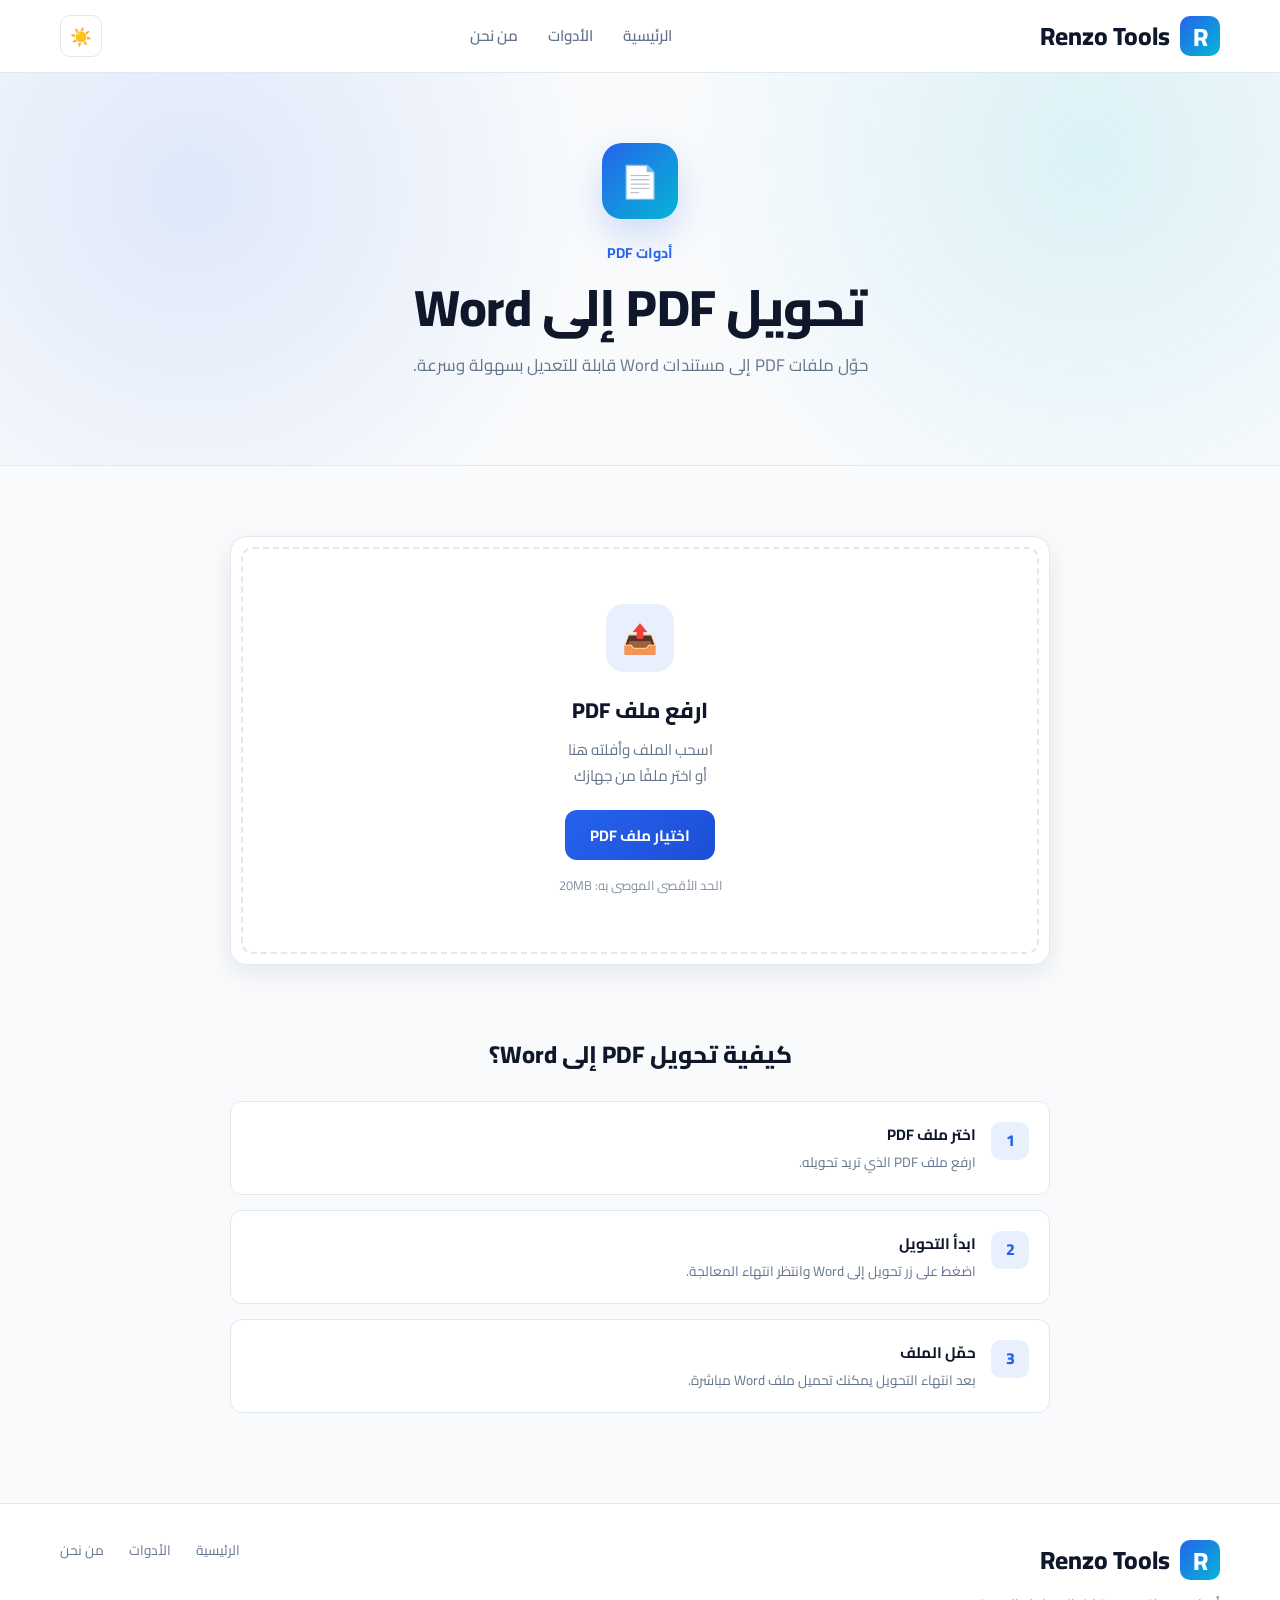
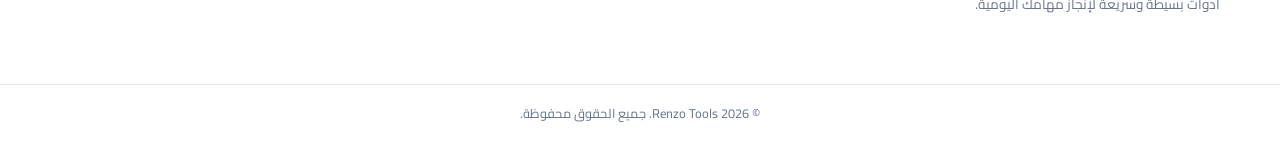
<file: تحويل word الي pdf/index.html>
<!DOCTYPE html>
<html lang="ar" dir="rtl">
<head>
    <meta charset="UTF-8">
<link rel="icon" type="image/png" href="Renzo Tools.png">
    <meta name="viewport"
          content="width=device-width, initial-scale=1.0">

    <meta
    name="description"
    content="أداة مجانية من Renzo Tools لتحويل ملفات PDF إلى Word بسهولة وسرعة. حوّل ملفات PDF إلى مستندات Word قابلة للتحرير بصيغة DOCX دون الحاجة إلى تثبيت برامج."
>
<meta name="author" content="abdalrahman wael">
    <title>تحويل PDF إلى Word | Renzo Tools</title>

    <!-- Google Font -->
    <link rel="preconnect" href="https://fonts.googleapis.com">
    <link rel="preconnect" href="https://fonts.gstatic.com" crossorigin>

    <link href="https://fonts.googleapis.com/css2?family=Cairo:wght@400;500;600;700;800&display=swap"
          rel="stylesheet">

    <!-- Main CSS -->
    <link rel="stylesheet" href="style.css">
</head>

<body>

    <!-- ================================
         Header
    ================================= -->

    <header class="header">

        <div class="container header-content">

            <!-- Logo -->
            <a href="../index.html" class="logo">
                <span class="logo-icon">R</span>
                <span class="logo-text">Renzo Tools</span>
            </a>

            <!-- Navigation -->
            <nav class="nav">

                <a href="../index.html" class="nav-link">
                    الرئيسية
                </a>

                <a href="../index.html#tools" class="nav-link">
                    الأدوات
                </a>

                <a href="../index.html#about" class="nav-link">
                    من نحن
                </a>

            </nav>

            <!-- Header Actions -->
            <div class="header-actions">

                <button
                    type="button"
                    class="theme-toggle"
                    id="themeToggle"
                    aria-label="تغيير المظهر"
                    title="تغيير المظهر">

                    <span id="themeIcon">☀️</span>

                </button>

                <button
                    type="button"
                    class="menu-toggle"
                    id="menuToggle"
                    aria-label="فتح القائمة">

                    ☰

                </button>

            </div>

        </div>

    </header>


    <!-- ================================
         Main
    ================================= -->

    <main>

        <!-- Hero Section -->
        <section class="tool-hero">

            <div class="container">

                <div class="hero-content">

                    <div class="tool-icon-large">
                        📄
                    </div>

                    <span class="tool-category">
                        أدوات PDF
                    </span>

                    <h1>
                        تحويل PDF إلى Word
                    </h1>

                    <p>
                        حوّل ملفات PDF إلى مستندات Word قابلة للتعديل
                        بسهولة وسرعة.
                    </p>

                </div>

            </div>

        </section>


        <!-- ================================
             Tool Section
        ================================= -->

        <section class="tool-section">

            <div class="container">

                <div class="tool-wrapper">

                    <!-- Upload Card -->

                    <div class="tool-card" id="uploadCard">

                        <div class="upload-area" id="uploadArea">

                            <div class="upload-icon">
                                📤
                            </div>

                            <h2>
                                ارفع ملف PDF
                            </h2>

                            <p>
                                اسحب الملف وأفلته هنا
                                <br>
                                أو اختر ملفًا من جهازك
                            </p>

                            <button
                                type="button"
                                class="primary-button"
                                id="selectFileBtn">

                                اختيار ملف PDF

                            </button>

                            <p class="upload-note">
                                الحد الأقصى الموصى به: 20MB
                            </p>

                            <input
                                type="file"
                                id="fileInput"
                                accept=".pdf,application/pdf"
                                hidden>

                        </div>

                    </div>


                    <!-- File Preview -->

                    <div
                        class="file-card hidden"
                        id="fileCard">

                        <div class="file-info">

                            <div class="file-icon">
                                📄
                            </div>

                            <div class="file-details">

                                <h3 id="fileName">
                                    document.pdf
                                </h3>

                                <span id="fileSize">
                                    0 KB
                                </span>

                            </div>

                        </div>


                        <button
                            type="button"
                            class="remove-button"
                            id="removeFileBtn"
                            aria-label="إزالة الملف"
                            title="إزالة الملف">

                            ✕

                        </button>

                    </div>


                    <!-- Convert Button -->

                    <button
                        type="button"
                        class="convert-button hidden"
                        id="convertBtn">

                        <span id="convertText">
                            تحويل إلى Word
                        </span>

                    </button>


                    <!-- Progress -->

                    <div
                        class="progress-card hidden"
                        id="progressCard">

                        <div class="progress-header">

                            <span>
                                جاري تحويل الملف...
                            </span>

                            <span id="progressPercent">
                                0%
                            </span>

                        </div>

                        <div class="progress-bar">

                            <div
                                class="progress-fill"
                                id="progressFill">
                            </div>

                        </div>

                        <p>
                            يرجى الانتظار حتى انتهاء عملية التحويل.
                        </p>

                    </div>


                    <!-- Success -->

                    <div
                        class="result-card hidden"
                        id="resultCard">

                        <div class="success-icon">
                            ✓
                        </div>

                        <h2>
                            تم تحويل الملف بنجاح
                        </h2>

                        <p>
                            أصبح ملف Word جاهزًا للتحميل.
                        </p>

                        <a
                            href="#"
                            class="download-button"
                            id="downloadBtn"
                            download>

                            📥 تحميل ملف Word

                        </a>

                        <button
                            type="button"
                            class="secondary-button"
                            id="newFileBtn">

                            تحويل ملف آخر

                        </button>

                    </div>


                    <!-- Error -->

                    <div
                        class="error-card hidden"
                        id="errorCard">

                        <div class="error-icon">
                            !
                        </div>

                        <h3>
                            حدث خطأ
                        </h3>

                        <p id="errorMessage">
                            تعذر تحويل الملف.
                        </p>

                        <button
                            type="button"
                            class="secondary-button"
                            id="retryBtn">

                            المحاولة مرة أخرى

                        </button>

                    </div>


                    <!-- Information -->

                    <div class="info-section">

                        <h2>
                            كيفية تحويل PDF إلى Word؟
                        </h2>

                        <div class="steps">

                            <div class="step">

                                <span class="step-number">
                                    1
                                </span>

                                <div>
                                    <h3>
                                        اختر ملف PDF
                                    </h3>

                                    <p>
                                        ارفع ملف PDF الذي تريد تحويله.
                                    </p>
                                </div>

                            </div>


                            <div class="step">

                                <span class="step-number">
                                    2
                                </span>

                                <div>
                                    <h3>
                                        ابدأ التحويل
                                    </h3>

                                    <p>
                                        اضغط على زر تحويل إلى Word
                                        وانتظر انتهاء المعالجة.
                                    </p>
                                </div>

                            </div>


                            <div class="step">

                                <span class="step-number">
                                    3
                                </span>

                                <div>
                                    <h3>
                                        حمّل الملف
                                    </h3>

                                    <p>
                                        بعد انتهاء التحويل يمكنك تحميل
                                        ملف Word مباشرة.
                                    </p>
                                </div>

                            </div>

                        </div>

                    </div>

                </div>

            </div>

        </section>

    </main>


    <!-- ================================
         Footer
    ================================= -->

    <footer class="footer">

        <div class="container footer-content">

            <div class="footer-brand">

                <div class="logo">
                    <span class="logo-icon">R</span>
                    <span class="logo-text">Renzo Tools</span>
                </div>

                <p>
                    أدوات بسيطة وسريعة لإنجاز مهامك اليومية.
                </p>

            </div>


            <div class="footer-links">

                <a href="../index.html">
                    الرئيسية
                </a>

                <a href="../index.html#tools">
                    الأدوات
                </a>

                <a href="../index.html#about">
                     من نحن
                </a>

            </div>

        </div>


        <div class="footer-bottom">

            <p>
                © 2026 Renzo Tools. جميع الحقوق محفوظة.
            </p>

        </div>

    </footer>


    <!-- Main JavaScript -->
    <script src="script.js"></script>

</body>
</html>
</file>
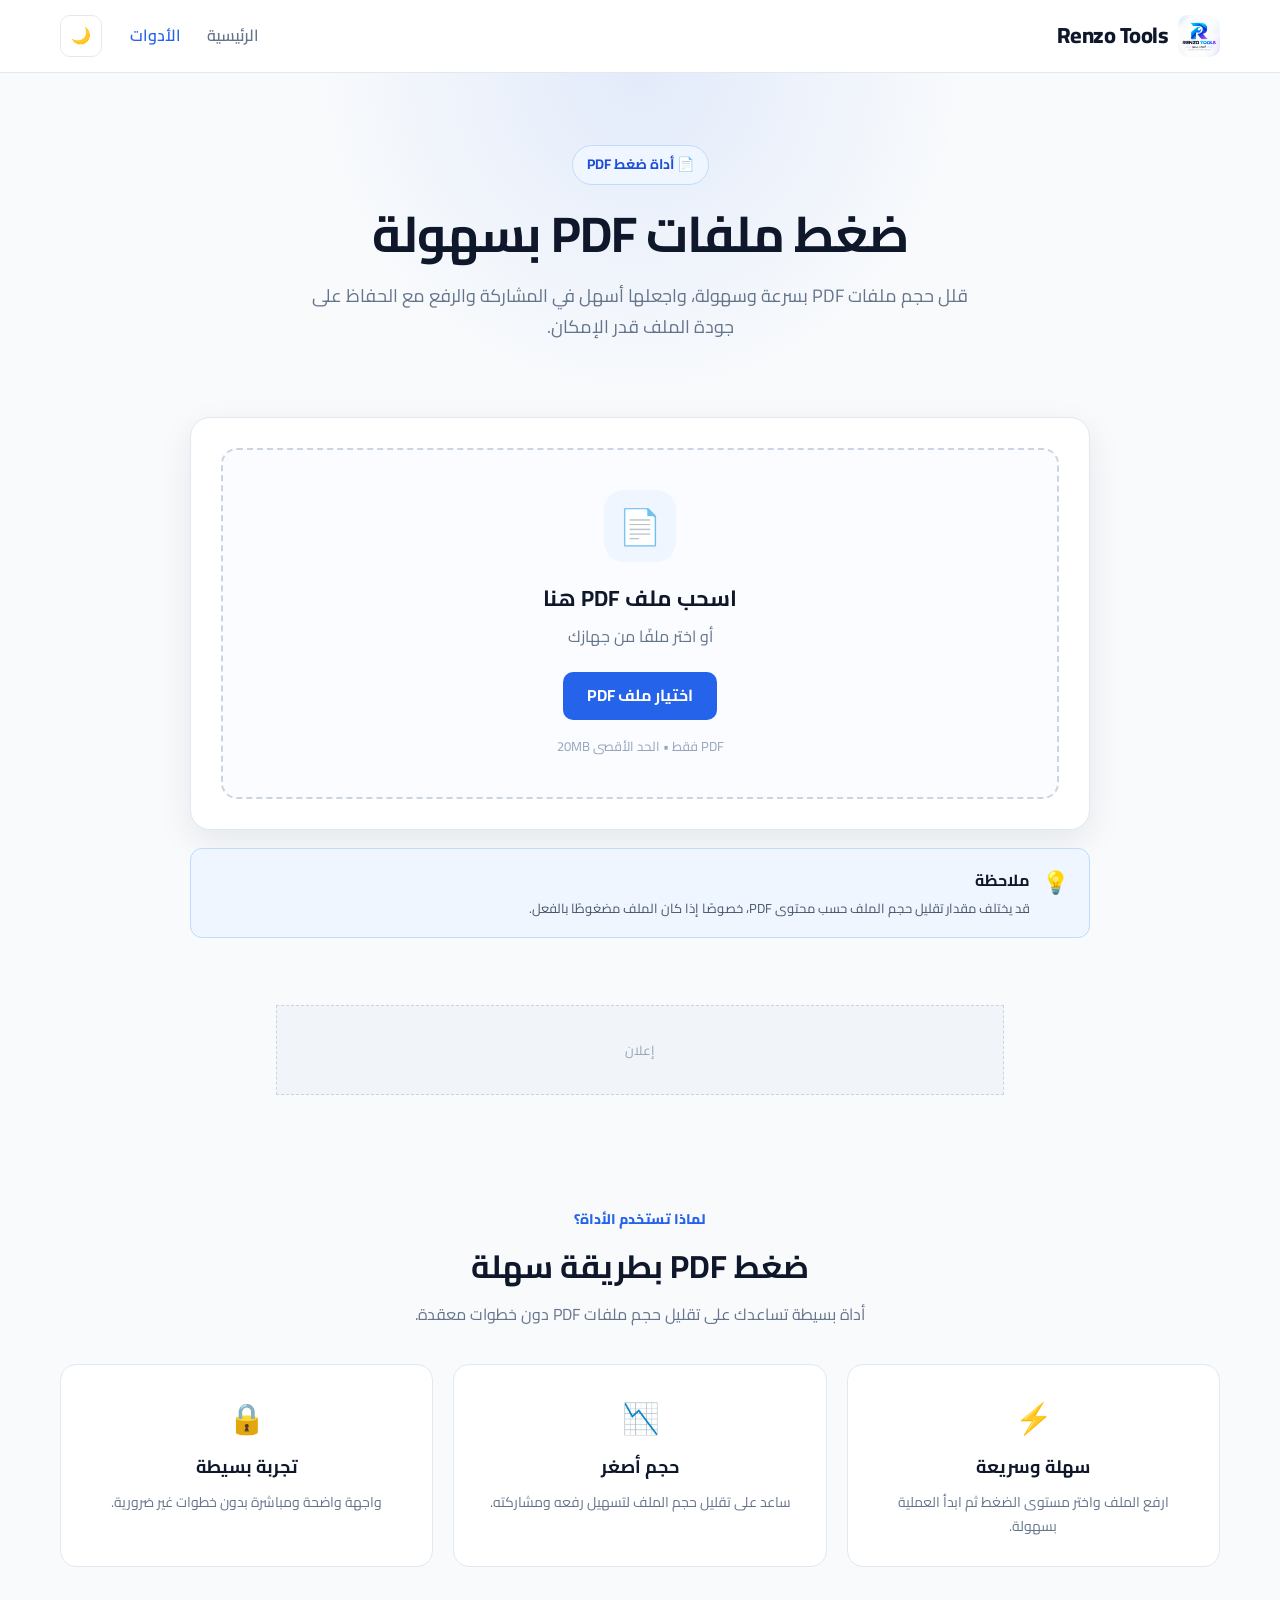
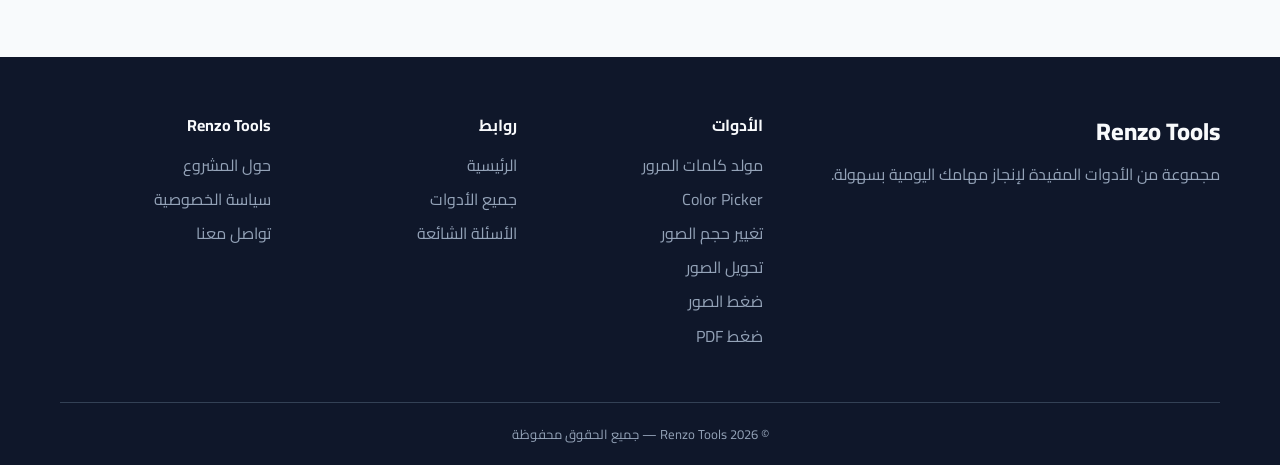
<file: ضغط pdf/index.html>
<!DOCTYPE html>
<html lang="ar" dir="rtl">

<head>

    <meta charset="UTF-8">
<link rel="icon" type="image/png" href="Renzo Tools.png">
    <meta
        name="viewport"
        content="width=device-width, initial-scale=1.0"
    >

   <meta
    name="description"
    content="أداة ضغط PDF مجانية من Renzo Tools لتقليل حجم ملفات PDF بسهولة وسرعة، مع الحفاظ على جودة مناسبة. صغّر حجم ملف PDF واجعله أسهل للمشاركة والتخزين."
>
<meta name="author" content="abdalrahman wael">
    <title>ضغط PDF | Renzo Tools</title>

    <!-- Google Font -->
    <link
        rel="preconnect"
        href="https://fonts.googleapis.com"
    >

    <link
        rel="preconnect"
        href="https://fonts.gstatic.com"
        crossorigin
    >

    <link
        href="https://fonts.googleapis.com/css2?family=Cairo:wght@400;500;600;700;800&display=swap"
        rel="stylesheet"
    >

    <!-- Tool CSS -->
    <link
        rel="stylesheet"
        href="style.css"
    >

</head>


<body>


<!-- ========================================
     Header
======================================== -->

<header class="site-header">

    <div class="container header-inner">


        <!-- Brand -->

        <a
            href="../index.html"
            class="brand"
        >

            <img
                src="Renzo Tools.png"
                alt="Renzo Tools"
                class="brand-logo"
            >

            <span class="brand-name">
                Renzo Tools
            </span>

        </a>


        <!-- Navigation -->

        <nav class="main-nav">

            <a
                href="../index.html"
            >
                الرئيسية
            </a>

            <a
                href="../index.html#tools"
                class="active"
            >
                الأدوات
            </a>

        </nav>


        <!-- Theme -->

        <button
            type="button"
            class="theme-toggle"
            id="themeToggle"
            aria-label="تفعيل الوضع الليلي"
        >
            🌙
        </button>


        <!-- Mobile Menu -->

        <button
            type="button"
            class="menu-toggle"
            id="menuToggle"
            aria-label="فتح القائمة"
        >
            ☰
        </button>


    </div>

</header>



<!-- ========================================
     Main
======================================== -->

<main>


    <!-- ====================================
         Tool Hero
    ==================================== -->

    <section class="tool-hero">

        <div class="container">


            <div class="tool-hero-content">


                <span class="tool-badge">
                    📄 أداة ضغط PDF
                </span>


                <h1>
                    ضغط ملفات PDF بسهولة
                </h1>


                <p>
                    قلل حجم ملفات PDF بسرعة وسهولة،
                    واجعلها أسهل في المشاركة والرفع
                    مع الحفاظ على جودة الملف قدر الإمكان.
                </p>


            </div>


        </div>

    </section>



    <!-- ====================================
         Tool
    ==================================== -->

    <section class="tool-section">

        <div class="container tool-container">


            <!-- =================================
                 Upload Card
            ================================== -->

            <div
                class="tool-card"
                id="toolCard"
            >


                <!-- Upload Area -->

                <div
                    class="upload-area"
                    id="uploadArea"
                >

                    <div class="upload-icon">
                        📄
                    </div>


                    <h2>
                        اسحب ملف PDF هنا
                    </h2>


                    <p>
                        أو اختر ملفًا من جهازك
                    </p>


                    <button
                        type="button"
                        class="primary-button"
                        id="chooseBtn"
                    >
                        اختيار ملف PDF
                    </button>


                    <input
                        type="file"
                        id="pdfInput"
                        accept=".pdf,application/pdf"
                        hidden
                    >


                    <span class="upload-hint">
                        PDF فقط • الحد الأقصى 20MB
                    </span>


                </div>



                <!-- =================================
                     File Information
                ================================== -->

                <div
                    class="file-info"
                    id="fileInfo"
                    hidden
                >

                    <div class="file-icon">
                        📄
                    </div>


                    <div class="file-details">

                        <h3 id="fileName">
                            document.pdf
                        </h3>

                        <p>
                            الحجم:
                            <span id="originalSize">
                                -
                            </span>
                        </p>

                    </div>


                    <button
                        type="button"
                        class="remove-button"
                        id="removeBtn"
                        aria-label="إزالة الملف"
                    >
                        ✕
                    </button>


                </div>



                <!-- =================================
                     Compression Settings
                ================================== -->

                <div
                    class="settings"
                    id="settings"
                    hidden
                >


                    <div class="settings-header">

                        <h2>
                            إعدادات الضغط
                        </h2>

                        <p>
                            اختر مستوى الضغط المناسب لملفك.
                        </p>

                    </div>



                    <!-- Compression Level -->

                    <div class="setting-group">

                        <label>
                            مستوى الضغط
                        </label>


                        <div class="compression-options">


                            <!-- Low -->

                            <label
                                class="compression-option"
                            >

                                <input
                                    type="radio"
                                    name="compression"
                                    value="low"
                                >

                                <span class="option-content">

                                    <strong>
                                        ضغط منخفض
                                    </strong>

                                    <small>
                                        جودة أعلى وحجم أكبر
                                    </small>

                                </span>

                            </label>



                            <!-- Medium -->

                            <label
                                class="compression-option selected"
                            >

                                <input
                                    type="radio"
                                    name="compression"
                                    value="medium"
                                    checked
                                >

                                <span class="option-content">

                                    <strong>
                                        ضغط متوسط
                                    </strong>

                                    <small>
                                        توازن بين الجودة والحجم
                                    </small>

                                </span>

                                <span class="recommended">
                                    موصى به
                                </span>

                            </label>



                            <!-- High -->

                            <label
                                class="compression-option"
                            >

                                <input
                                    type="radio"
                                    name="compression"
                                    value="high"
                                >

                                <span class="option-content">

                                    <strong>
                                        ضغط قوي
                                    </strong>

                                    <small>
                                        حجم أصغر وضغط أعلى
                                    </small>

                                </span>

                            </label>


                        </div>

                    </div>



                    <!-- Compress Button -->

                    <button
                        type="button"
                        class="compress-button"
                        id="compressBtn"
                    >

                        <span class="button-icon">
                            📦
                        </span>

                        ضغط PDF

                    </button>


                </div>



                <!-- =================================
                     Loading
                ================================== -->

                <div
                    class="loading"
                    id="loading"
                    hidden
                >

                    <div class="spinner"></div>


                    <h3>
                        جارٍ ضغط ملف PDF...
                    </h3>


                    <p>
                        قد تستغرق العملية بضع لحظات.
                    </p>

                </div>



                <!-- =================================
                     Result
                ================================== -->

                <div
                    class="result"
                    id="result"
                    hidden
                >


                    <div class="success-icon">
                        ✓
                    </div>


                    <h2>
                        تم ضغط الملف بنجاح
                    </h2>


                    <p class="result-message">
                        أصبح ملفك جاهزًا للتحميل.
                    </p>



                    <!-- Statistics -->

                    <div class="result-stats">


                        <div class="result-stat">

                            <span>
                                الحجم الأصلي
                            </span>

                            <strong id="resultOriginal">
                                -
                            </strong>

                        </div>


                        <div class="result-stat">

                            <span>
                                الحجم الجديد
                            </span>

                            <strong id="resultCompressed">
                                -
                            </strong>

                        </div>


                        <div class="result-stat saving">

                            <span>
                                نسبة التوفير
                            </span>

                            <strong id="savingPercent">
                                -
                            </strong>

                        </div>


                    </div>



                    <!-- Download -->

                    <a
                        href="#"
                        class="download-button"
                        id="downloadBtn"
                        download
                    >

                        ⬇️ تحميل PDF المضغوط

                    </a>


                    <!-- Another File -->

                    <button
                        type="button"
                        class="secondary-button"
                        id="anotherBtn"
                    >

                        ضغط ملف آخر

                    </button>


                </div>


            </div>


            <!-- =================================
                 Tool Note
            ================================== -->

            <div class="tool-note">

                <span class="note-icon">
                    💡
                </span>

                <div>

                    <strong>
                        ملاحظة
                    </strong>

                    <p>
                        قد يختلف مقدار تقليل حجم الملف
                        حسب محتوى PDF، خصوصًا إذا كان
                        الملف مضغوطًا بالفعل.
                    </p>

                </div>

            </div>


        </div>

    </section>



    <!-- ====================================
         Advertisement
    ==================================== -->

    <section class="ad-section">

        <div class="container">

            <div class="ad-placeholder">
                إعلان
            </div>

        </div>

    </section>



    <!-- ====================================
         About Tool
    ==================================== -->

    <section class="about-tool">

        <div class="container">


            <div class="section-heading">

                <span class="section-kicker">
                    لماذا تستخدم الأداة؟
                </span>

                <h2>
                    ضغط PDF بطريقة سهلة
                </h2>

                <p>
                    أداة بسيطة تساعدك على تقليل حجم
                    ملفات PDF دون خطوات معقدة.
                </p>

            </div>



            <div class="features-grid">


                <article class="feature-card">

                    <div class="feature-icon">
                        ⚡
                    </div>

                    <h3>
                        سهلة وسريعة
                    </h3>

                    <p>
                        ارفع الملف واختر مستوى الضغط
                        ثم ابدأ العملية بسهولة.
                    </p>

                </article>



                <article class="feature-card">

                    <div class="feature-icon">
                        📉
                    </div>

                    <h3>
                        حجم أصغر
                    </h3>

                    <p>
                        ساعد على تقليل حجم الملف
                        لتسهيل رفعه ومشاركته.
                    </p>

                </article>



                <article class="feature-card">

                    <div class="feature-icon">
                        🔒
                    </div>

                    <h3>
                        تجربة بسيطة
                    </h3>

                    <p>
                        واجهة واضحة ومباشرة بدون
                        خطوات غير ضرورية.
                    </p>

                </article>


            </div>


        </div>

    </section>



</main>



<!-- ========================================
     Footer
======================================== -->

<footer class="site-footer">

    <div class="container">


        <div class="footer-grid">


            <!-- Brand -->

            <div>

                <div class="footer-brand">
                    Renzo Tools
                </div>

                <p>
                    مجموعة من الأدوات المفيدة
                    لإنجاز مهامك اليومية بسهولة.
                </p>

            </div>



            <!-- Tools -->

            <div>

                <h3>
                    الأدوات
                </h3>

                <a href="../password-generator/index.html">
                    مولد كلمات المرور
                </a>

                <a href="../color-picker/index.html">
                    Color Picker
                </a>

                <a href="../image-resizer/index.html">
                    تغيير حجم الصور
                </a>

                <a href="../image-converter/index.html">
                    تحويل الصور
                </a>

                <a href="../image-compressor/index.html">
                    ضغط الصور
                </a>

                <a href="#">
                    ضغط PDF
                </a>

            </div>



            <!-- Links -->

            <div>

                <h3>
                    روابط
                </h3>

                <a href="../index.html">
                    الرئيسية
                </a>

                <a href="../index.html#tools">
                    جميع الأدوات
                </a>

                <a href="../index.html#faq">
                    الأسئلة الشائعة
                </a>

            </div>



            <!-- Project -->

            <div>

                <h3>
                    Renzo Tools
                </h3>

                <a href="#">
                    حول المشروع
                </a>

                <a href="#">
                    سياسة الخصوصية
                </a>

                <a href="#">
                    تواصل معنا
                </a>

            </div>


        </div>



        <div class="footer-bottom">

            © 2026 Renzo Tools — جميع الحقوق محفوظة

        </div>


    </div>

</footer>



<!-- ========================================
     JavaScript
======================================== -->

<script src="script.js"></script>


</body>

</html>
</file>
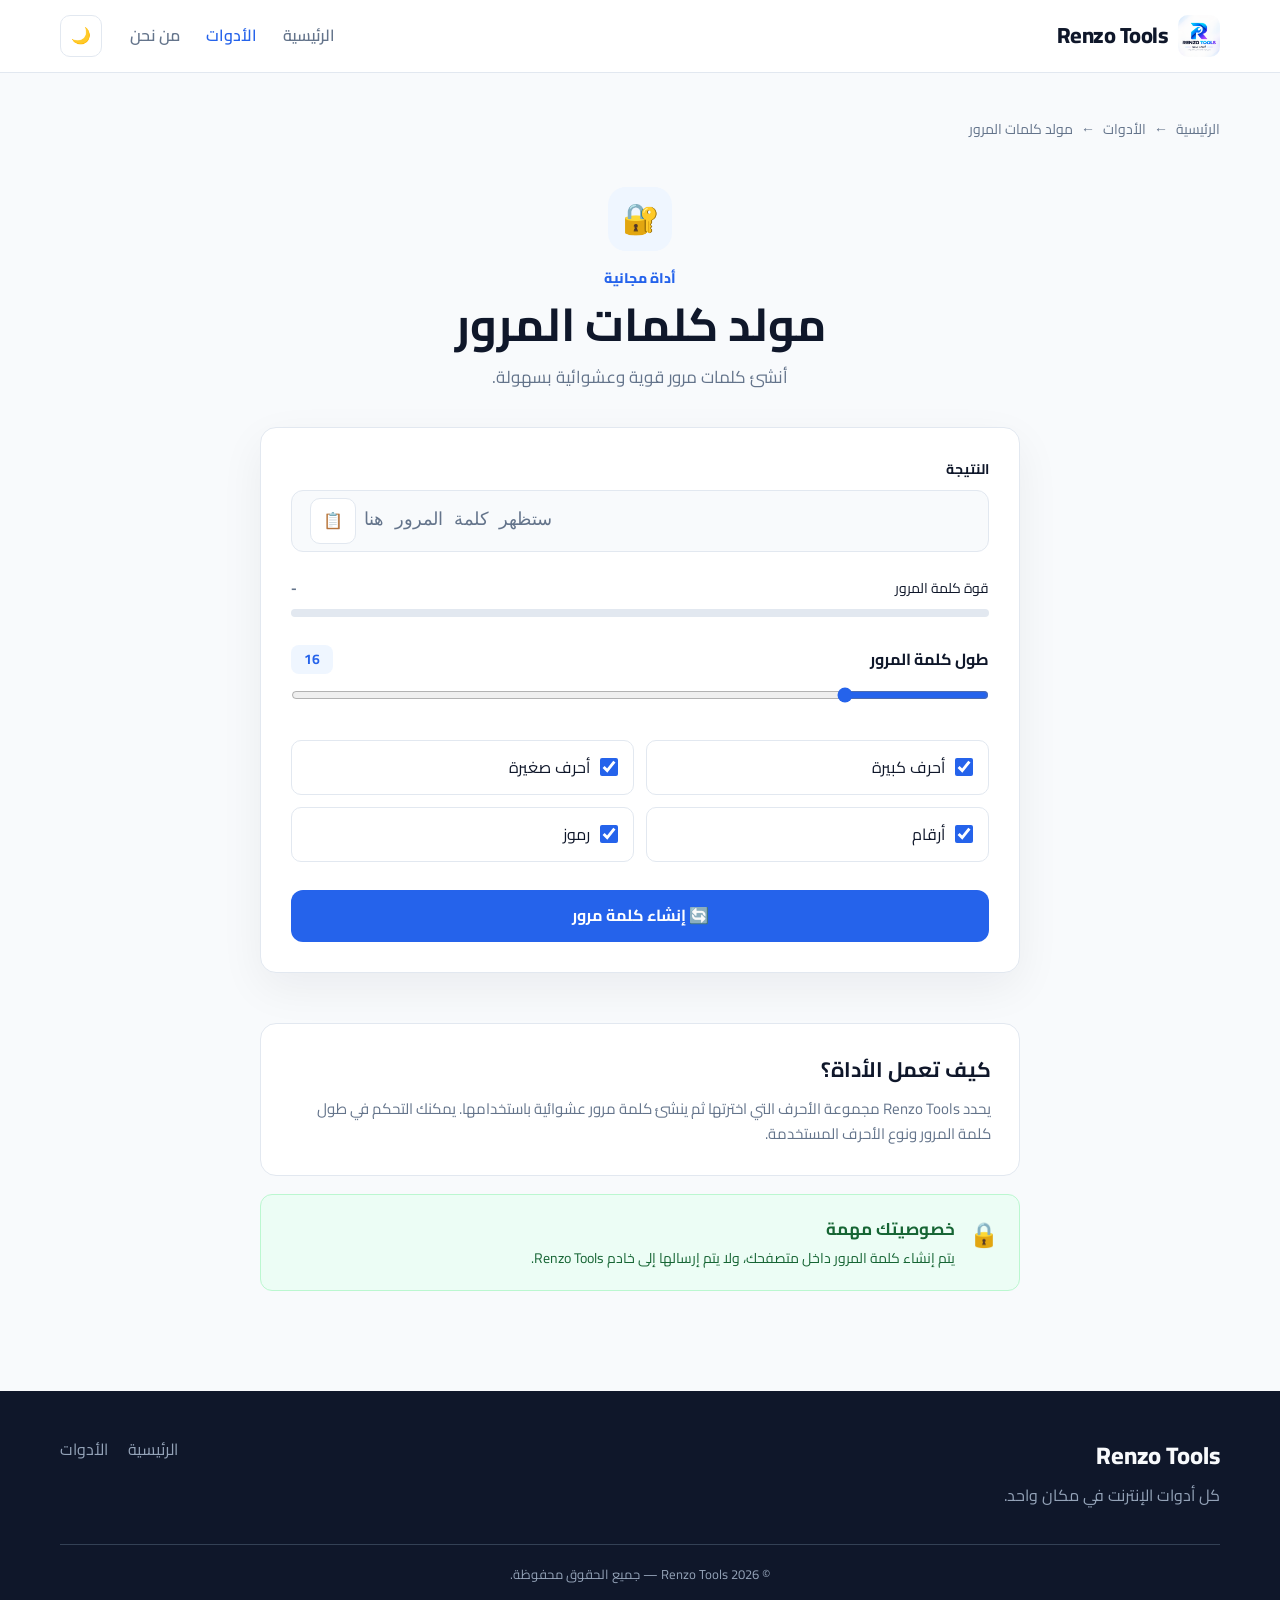
<file: مولد كلمات المرور/index.html>
<!DOCTYPE html>
<html lang="ar" dir="rtl">
<head>
    <meta charset="UTF-8">
<link rel="icon" type="image/png" href="Renzo Tools.png">
    <meta
        name="viewport"
        content="width=device-width, initial-scale=1.0"
    >

    <meta
    name="description"
    content="مولد كلمات مرور مجاني من Renzo Tools لإنشاء كلمات مرور قوية وعشوائية بسهولة. اختر طول كلمة المرور واستخدم الأحرف والأرقام والرموز لإنشاء باسورد أكثر أمانًا."
>
<meta name="author" content="abdalrahman wael">

    <title>مولد كلمات المرور | Renzo Tools</title>

    <!-- Font -->
    <link
        rel="preconnect"
        href="https://fonts.googleapis.com"
    >

    <link
        rel="preconnect"
        href="https://fonts.gstatic.com"
        crossorigin
    >

    <link
        href="https://fonts.googleapis.com/css2?family=Cairo:wght@400;500;600;700;800&display=swap"
        rel="stylesheet"
    >

    <!-- Tool CSS -->
    <link rel="stylesheet" href="style.css">
</head>

<body>

    <!-- ==============================
         Header
    =============================== -->

    <header class="site-header">

        <div class="container header-inner">

            <a
                class="brand"
                href="../index.html"
                aria-label="Renzo Tools - الصفحة الرئيسية"
            >

                <img
                    src="Renzo Tools.png"
                    alt="شعار Renzo Tools"
                    class="brand-logo"
                
                >

                <span class="brand-name">
                    Renzo Tools
                </span>

            </a>


            <nav class="main-nav">

                <a href="../index.html">
                    الرئيسية
                </a>

                <a
                    href="../index.html#tools"
                    class="active"
                >
                    الأدوات
                </a>

                <a href="../index.html#about">
                    من نحن
                </a>

            </nav>


            <button
                class="theme-toggle"
                id="themeToggle"
                type="button"
                aria-label="تفعيل الوضع الليلي"
            >
                🌙
            </button>

        </div>

    </header>


    <!-- ==============================
         Main
    =============================== -->

    <main>

        <section class="tool-page">

            <div class="container">

                <!-- Breadcrumb -->

                <nav
                    class="breadcrumb"
                    aria-label="مسار الصفحة"
                >

                    <a href="../index.html">
                        الرئيسية
                    </a>

                    <span>←</span>

                    <a href="../index.html#tools">
                        الأدوات
                    </a>

                    <span>←</span>

                    <span>
                        مولد كلمات المرور
                    </span>

                </nav>


                <!-- Tool Header -->

                <div class="tool-heading">

                    <div class="tool-icon">
                        🔐
                    </div>

                    <span class="section-kicker">
                        أداة مجانية
                    </span>

                    <h1>
                        مولد كلمات المرور
                    </h1>

                    <p>
                        أنشئ كلمات مرور قوية وعشوائية بسهولة.
                    </p>

                </div>


                <!-- Tool Card -->

                <div class="generator-card">

                    <!-- Password Result -->

<div class="password-output">

    <label for="passwordOutput">
        النتيجة
    </label>

    <div class="password-box">

        <input
            type="text"
            id="passwordOutput"
            readonly
            placeholder="ستظهر كلمة المرور هنا"
            aria-label="كلمة المرور الناتجة"
        >

        <button
            id="copyButton"
            type="button"
            class="icon-button"
            title="نسخ كلمة المرور"
            aria-label="نسخ كلمة المرور"
        >
            📋
        </button>

    </div>

</div>

                    <!-- Strength -->

                    <div class="strength-section">

                        <div class="strength-info">

                            <span>
                                قوة كلمة المرور
                            </span>

                            <strong id="strengthText">
                                -
                            </strong>

                        </div>

                        <div class="strength-bar">

                            <span
                                id="strengthBar"
                                class="strength-progress"
                            ></span>

                        </div>

                    </div>


                    <!-- Length -->

                    <div class="setting-group">

                        <div class="setting-header">

                            <label for="length">
                                طول كلمة المرور
                            </label>

                            <output id="lengthValue">
                                16
                            </output>

                        </div>

                        <input
                            type="range"
                            id="length"
                            min="4"
                            max="64"
                            value="16"
                        >

                    </div>


                    <!-- Options -->

                    <div class="options">

                        <label class="option">

                            <input
                                type="checkbox"
                                id="uppercase"
                                checked
                            >

                            <span>
                                أحرف كبيرة
                            </span>

                        </label>


                        <label class="option">

                            <input
                                type="checkbox"
                                id="lowercase"
                                checked
                            >

                            <span>
                                أحرف صغيرة
                            </span>

                        </label>


                        <label class="option">

                            <input
                                type="checkbox"
                                id="numbers"
                                checked
                            >

                            <span>
                                أرقام
                            </span>

                        </label>


                        <label class="option">

                            <input
                                type="checkbox"
                                id="symbols"
                                checked
                            >

                            <span>
                                رموز
                            </span>

                        </label>

                    </div>


                    <!-- Generate -->

                    <button
                        id="generateButton"
                        type="button"
                        class="generate-button"
                    >
                        🔄 إنشاء كلمة مرور
                    </button>

                </div>


                <!-- Information -->

                <section class="info-section">

                    <h2>
                        كيف تعمل الأداة؟
                    </h2>

                    <p>
                        يحدد Renzo Tools مجموعة الأحرف التي اخترتها
                        ثم ينشئ كلمة مرور عشوائية باستخدامها.
                        يمكنك التحكم في طول كلمة المرور ونوع الأحرف
                        المستخدمة.
                    </p>

                </section>


                <!-- Security Note -->

                <section class="security-note">

                    <span class="security-icon">
                        🔒
                    </span>

                    <div>

                        <h3>
                            خصوصيتك مهمة
                        </h3>

                        <p>
                            يتم إنشاء كلمة المرور داخل متصفحك،
                            ولا يتم إرسالها إلى خادم Renzo Tools.
                        </p>

                    </div>

                </section>

            </div>

        </section>

    </main>


    <!-- ==============================
         Footer
    =============================== -->

    <footer class="site-footer">

        <div class="container">

            <div class="footer-content">

                <div>

                    <div class="footer-brand">
                        Renzo Tools
                    </div>

                    <p>
                        كل أدوات الإنترنت في مكان واحد.
                    </p>

                </div>


                <div class="footer-links">

                    <a href="../../index.html">
                        الرئيسية
                    </a>

                    <a href="../../index.html#tools">
                        الأدوات
                    </a>

                </div>

            </div>


            <div class="footer-bottom">

                © 2026 Renzo Tools — جميع الحقوق محفوظة.

            </div>

        </div>

    </footer>


    <!-- JavaScript -->

    <script src="script.js"></script>

</body>
</html>
</file>
<file: style.css>
@import url('https://fonts.googleapis.com/css2?family=Cairo:wght@400;500;600;700;800&display=swap');

:root {
    --primary: #2563EB;
    --primary-dark: #1D4ED8;
    --accent: #06B6D4;

    --background: #F8FAFC;
    --surface: #FFFFFF;

    --text: #0F172A;
    --text-muted: #64748B;

    --border: #E2E8F0;

    --radius-sm: 8px;
    --radius-md: 12px;
    --radius-lg: 16px;

    --container: 1160px;
}

* {
    box-sizing: border-box;
    margin: 0;
    padding: 0;
}

html {
    scroll-behavior: smooth;
}

body {
    font-family: "Cairo", sans-serif;
    background: var(--background);
    color: var(--text);
    line-height: 1.7;
}

a {
    color: inherit;
    text-decoration: none;
}

button,
input {
    font: inherit;
}

.container {
    width: min(var(--container), calc(100% - 40px));
    margin-inline: auto;
}

/* Header */
.site-header {
    position: sticky;
    top: 0;
    z-index: 1000;
    background: rgba(255, 255, 255, 0.92);
    border-bottom: 1px solid var(--border);
    backdrop-filter: blur(12px);
}

.header-inner {
    min-height: 72px;
    display: flex;
    align-items: center;
    gap: 28px;
}

.brand {
    display: inline-flex;
    align-items: center;
    gap: 10px;
    margin-inline-end: auto;
}

.brand-logo {
    width: 42px;
    height: 42px;
    object-fit: contain;
    border-radius: 10px;
}

.brand-name {
    font-size: 22px;
    font-weight: 800;
    letter-spacing: -0.5px;
}

.main-nav {
    display: flex;
    align-items: center;
    gap: 26px;
}

.main-nav a {
    color: var(--text-muted);
    font-weight: 600;
    transition: color 0.2s ease;
}

.main-nav a:hover,
.main-nav a.active {
    color: var(--primary);
}

.theme-toggle,
.menu-toggle {
    border: 1px solid var(--border);
    background: var(--surface);
    width: 42px;
    height: 42px;
    border-radius: 10px;
    cursor: pointer;
}

.menu-toggle {
    display: none;
}

/* Hero */
.hero {
    padding: 90px 0 70px;
    text-align: center;
    background:
        radial-gradient(circle at 50% 0%, rgba(37, 99, 235, 0.10), transparent 42%);
}

.hero-content {
    display: flex;
    flex-direction: column;
    align-items: center;
}

.hero-badge {
    display: inline-flex;
    align-items: center;
    padding: 7px 14px;
    border: 1px solid #BFDBFE;
    border-radius: 999px;
    background: #EFF6FF;
    color: var(--primary-dark);
    font-size: 14px;
    font-weight: 700;
    margin-bottom: 18px;
}

.hero h1 {
    max-width: 780px;
    font-size: clamp(34px, 5vw, 52px);
    line-height: 1.25;
    letter-spacing: -1px;
    margin-bottom: 18px;
}

.hero p {
    max-width: 650px;
    color: var(--text-muted);
    font-size: 18px;
    margin-bottom: 30px;
}

.search-box {
    width: min(680px, 100%);
    height: 58px;
    display: flex;
    align-items: center;
    gap: 12px;
    padding: 0 18px;
    background: var(--surface);
    border: 1px solid var(--border);
    border-radius: 14px;
    box-shadow: 0 12px 35px rgba(15, 23, 42, 0.07);
}

.search-box:focus-within {
    border-color: var(--primary);
    box-shadow: 0 0 0 4px rgba(37, 99, 235, 0.10);
}

.search-icon {
    color: var(--text-muted);
    font-size: 26px;
}

.search-box input {
    width: 100%;
    height: 100%;
    border: 0;
    outline: 0;
    background: transparent;
    color: var(--text);
}

.hero-features {
    display: flex;
    gap: 24px;
    margin-top: 22px;
    color: var(--text-muted);
    font-size: 14px;
    font-weight: 600;
}

/* Ads */
.ad-section {
    padding: 12px 0 28px;
}

.ad-placeholder {
    width: min(728px, 100%);
    min-height: 90px;
    margin-inline: auto;
    display: grid;
    place-items: center;
    border: 1px dashed #CBD5E1;
    background: #F1F5F9;
    color: #94A3B8;
    font-size: 13px;
}

/* Sections */
.tools-section,
.why-section,
.how-section,
.faq-section {
    padding: 72px 0;
}

.section-heading {
    text-align: center;
    margin-bottom: 36px;
}

.section-kicker {
    color: var(--primary);
    font-size: 14px;
    font-weight: 800;
}

.section-heading h2 {
    font-size: 32px;
    margin: 6px 0 8px;
}

.section-heading p {
    color: var(--text-muted);
}

/* Tool cards */
.tools-grid {
    display: grid;
    grid-template-columns: repeat(4, 1fr);
    gap: 18px;
}

.tool-card,
.feature-card,
.step {
    background: var(--surface);
    border: 1px solid var(--border);
    border-radius: var(--radius-lg);
}

.tool-card {
    min-height: 245px;
    padding: 24px;
    display: flex;
    flex-direction: column;
    transition: transform 0.2s ease, box-shadow 0.2s ease, border-color 0.2s ease;
}

.tool-card:hover {
    transform: translateY(-4px);
    border-color: #BFDBFE;
    box-shadow: 0 14px 35px rgba(15, 23, 42, 0.08);
}

.tool-icon {
    width: 52px;
    height: 52px;
    display: grid;
    place-items: center;
    border-radius: 14px;
    background: #EFF6FF;
    margin-bottom: 18px;
    font-size: 25px;
}

.tool-card h3 {
    font-size: 19px;
    margin-bottom: 8px;
}

.tool-card p {
    color: var(--text-muted);
    font-size: 14px;
}

.tool-link {
    margin-top: auto;
    padding-top: 18px;
    color: var(--primary);
    font-weight: 700;
}

/* Features */
.features-grid,
.steps-grid {
    display: grid;
    grid-template-columns: repeat(3, 1fr);
    gap: 20px;
}

.feature-card,
.step {
    padding: 28px;
    text-align: center;
}

.feature-icon {
    font-size: 30px;
}

.feature-card h3,
.step h3 {
    margin: 12px 0 7px;
}

.feature-card p,
.step p {
    color: var(--text-muted);
    font-size: 14px;
}

.step-number {
    width: 44px;
    height: 44px;
    margin-inline: auto;
    display: grid;
    place-items: center;
    border-radius: 50%;
    background: var(--primary);
    color: white;
    font-weight: 800;
}

/* FAQ */
.faq-container {
    max-width: 820px;
}

.faq-list {
    display: grid;
    gap: 12px;
}

.faq-list details {
    background: var(--surface);
    border: 1px solid var(--border);
    border-radius: 12px;
    padding: 0 18px;
}

.faq-list summary {
    cursor: pointer;
    padding: 18px 0;
    font-weight: 700;
}

.faq-list p {
    color: var(--text-muted);
    padding: 0 0 18px;
}

/* Footer */
.site-footer {
    margin-top: 30px;
    padding-top: 55px;
    background: #0F172A;
    color: #F8FAFC;
}

.footer-grid {
    display: grid;
    grid-template-columns: 2fr 1fr 1fr 1fr;
    gap: 35px;
    padding-bottom: 45px;
}

.footer-brand {
    font-size: 24px;
    font-weight: 800;
    margin-bottom: 8px;
}

.footer-grid p,
.footer-grid a {
    color: #94A3B8;
}

.footer-grid h3 {
    font-size: 16px;
    margin-bottom: 12px;
}

.footer-grid a {
    display: block;
    margin-bottom: 7px;
}

.footer-grid a:hover {
    color: white;
}

.footer-bottom {
    border-top: 1px solid #334155;
    padding: 20px 0;
    color: #94A3B8;
    text-align: center;
    font-size: 13px;
}

/* Responsive */
@media (max-width: 900px) {
    .tools-grid {
        grid-template-columns: repeat(2, 1fr);
    }

    .footer-grid {
        grid-template-columns: repeat(2, 1fr);
    }
}

@media (max-width: 700px) {
    .container {
        width: min(var(--container), calc(100% - 28px));
    }

    .main-nav,
    .theme-toggle {
        display: none;
    }

    .menu-toggle {
        display: block;
    }

    .hero {
        padding: 65px 0 50px;
    }

    .hero p {
        font-size: 16px;
    }

    .hero-features {
        gap: 12px;
        flex-wrap: wrap;
        justify-content: center;
    }

    .tools-grid,
    .features-grid,
    .steps-grid,
    .footer-grid {
        grid-template-columns: 1fr;
    }

    .tools-section,
    .why-section,
    .how-section,
    .faq-section {
        padding: 55px 0;
    }

    .section-heading h2 {
        font-size: 27px;
    }
}
/* ========================================
   Dark Mode
======================================== */

body.dark-mode {
    --background: #0F172A;
    --surface: #1E293B;

    --text: #F8FAFC;
    --text-muted: #94A3B8;

    --border: #334155;

    background: var(--background);
    color: var(--text);
}


/* ========================================
   Header
======================================== */

body.dark-mode .site-header {
    background: rgba(15, 23, 42, 0.92);
    border-bottom-color: var(--border);
}


/* ========================================
   Hero
======================================== */

body.dark-mode .hero {
    background:
        radial-gradient(
            circle at 50% 0%,
            rgba(37, 99, 235, 0.18),
            transparent 45%
        );
}


body.dark-mode .hero-badge {
    background: #172554;
    border-color: #1D4ED8;
    color: #93C5FD;
}


/* ========================================
   Search
======================================== */

body.dark-mode .search-box {
    background: var(--surface);
    border-color: var(--border);

    box-shadow:
        0 12px 35px rgba(0, 0, 0, 0.25);
}


body.dark-mode .search-box:focus-within {
    border-color: var(--primary);

    box-shadow:
        0 0 0 4px rgba(37, 99, 235, 0.18);
}


/* ========================================
   Buttons
======================================== */

body.dark-mode .theme-toggle,
body.dark-mode .menu-toggle {
    background: var(--surface);
    border-color: var(--border);
    color: var(--text);
}


/* ========================================
   Tool Cards
======================================== */

body.dark-mode .tool-card,
body.dark-mode .feature-card,
body.dark-mode .step {
    background: var(--surface);
    border-color: var(--border);
}


body.dark-mode .tool-card:hover {
    border-color: #3B82F6;

    box-shadow:
        0 14px 35px rgba(0, 0, 0, 0.28);
}


/* ========================================
   Tool Icons
======================================== */

body.dark-mode .tool-icon {
    background: #172554;
}


/* ========================================
   Advertisement
======================================== */

body.dark-mode .ad-placeholder {
    background: #1E293B;
    border-color: #475569;
    color: #64748B;
}


/* ========================================
   FAQ
======================================== */

body.dark-mode .faq-list details {
    background: var(--surface);
    border-color: var(--border);
}


/* ========================================
   Tool Page
======================================== */

body.dark-mode .tool-page {
    background: var(--background);
}


body.dark-mode .tool-box {
    background: var(--surface);
    border-color: var(--border);
}


/* ========================================
   Inputs
======================================== */

body.dark-mode input,
body.dark-mode select,
body.dark-mode textarea {
    background: #0F172A;
    color: var(--text);
    border-color: var(--border);
}


body.dark-mode input::placeholder,
body.dark-mode textarea::placeholder {
    color: #64748B;
}


body.dark-mode input:focus,
body.dark-mode select:focus,
body.dark-mode textarea:focus {
    border-color: var(--primary);

    outline: none;

    box-shadow:
        0 0 0 4px rgba(37, 99, 235, 0.15);
}


/* ========================================
   Upload Area
======================================== */

body.dark-mode .upload-area {
    background: #172033;
    border-color: #475569;
}


body.dark-mode .upload-area:hover,
body.dark-mode .upload-area.drag-over {
    background: #172554;
    border-color: var(--primary);
}


/* ========================================
   Image Information
======================================== */

body.dark-mode .image-info {
    background: var(--surface);
    border-color: var(--border);
}


/* ========================================
   Settings
======================================== */

body.dark-mode .settings {
    background: var(--surface);
    border-color: var(--border);
}


/* ========================================
   Result
======================================== */

body.dark-mode .result {
    background: var(--surface);
    border-color: var(--border);
}


/* ========================================
   Result Cards
======================================== */

body.dark-mode .result-card {
    background: #172033;
    border-color: var(--border);
}


/* ========================================
   Preview
======================================== */

body.dark-mode .preview-container {
    background: #0F172A;
    border-color: var(--border);
}


/* ========================================
   Loading
======================================== */

body.dark-mode .loading {
    background: var(--surface);
    border-color: var(--border);
}


/* ========================================
   Footer
======================================== */

body.dark-mode .site-footer {
    background: #020617;
    border-top-color: #1E293B;
}


/* ========================================
   Smooth Theme Transition
======================================== */

body,
.site-header,
.tool-card,
.feature-card,
.step,
.search-box,
.faq-list details,
.ad-placeholder,
.upload-area,
.image-info,
.settings,
.result,
.result-card,
.preview-container,
.loading,
.theme-toggle,
.menu-toggle {
    transition:
        background-color 0.25s ease,
        border-color 0.25s ease,
        color 0.25s ease,
        box-shadow 0.25s ease;
}
/* ========================================
   Search Suggestions
======================================== */

.search-box {
    position: relative;
}

.search-results {
    position: absolute;
    top: calc(100% + 10px);
    right: 0;
    left: 0;

    display: none;

    background: var(--surface);
    border: 1px solid var(--border);
    border-radius: var(--radius-md);

    overflow: hidden;

    box-shadow: 0 15px 40px rgba(0, 0, 0, 0.15);

    z-index: 1000;
}

.search-results.show {
    display: block;
}

.search-result-item {
    display: flex;
    align-items: center;
    gap: 12px;

    padding: 14px 18px;

    text-decoration: none;

    color: var(--text);

    transition: 0.2s;
}

.search-result-item:hover {
    background: var(--background);
}

.search-result-icon {
    font-size: 22px;
}

.search-result-name {
    flex: 1;

    font-weight: 600;

    text-align: right;
}

.search-result-arrow {
    font-size: 20px;

    color: var(--text-muted);
}

.no-search-results {
    padding: 18px;

    text-align: center;

    color: var(--text-muted);
}
</file>
<file: Color Picker/style.css>
/* ========================================
   Tool Hub
   Color Picker
======================================== */


/* ----------------------------------------
   Variables
---------------------------------------- */

:root {

    --primary: #2563EB;
    --primary-dark: #1D4ED8;

    --background: #F8FAFC;
    --surface: #FFFFFF;

    --text: #0F172A;
    --text-muted: #64748B;

    --border: #E2E8F0;

    --container: 1160px;

    --radius-sm: 8px;
    --radius-md: 12px;
    --radius-lg: 16px;
}


/* ----------------------------------------
   Reset
---------------------------------------- */

* {
    box-sizing: border-box;
    margin: 0;
    padding: 0;
}


html {
    scroll-behavior: smooth;
}


body {
    font-family: "Cairo", sans-serif;

    background: var(--background);
    color: var(--text);

    line-height: 1.7;

    transition:
        background 0.25s ease,
        color 0.25s ease;
}


a {
    color: inherit;
    text-decoration: none;
}


button,
input {
    font: inherit;
}


button {
    cursor: pointer;
}


.container {
    width:
        min(
            var(--container),
            calc(100% - 40px)
        );

    margin-inline: auto;
}


/* ----------------------------------------
   Header
---------------------------------------- */

.site-header {
    position: sticky;
    top: 0;
    z-index: 1000;

    background:
        rgba(255, 255, 255, 0.92);

    border-bottom:
        1px solid var(--border);

    backdrop-filter: blur(12px);
}


.header-inner {
    min-height: 72px;

    display: flex;
    align-items: center;

    gap: 28px;
}


.brand {
    display: inline-flex;

    align-items: center;

    gap: 10px;

    margin-inline-end: auto;
}


.brand-logo {
    width: 42px;
    height: 42px;

    object-fit: contain;

    border-radius: 10px;
}


.brand-name {
    font-size: 22px;
    font-weight: 800;

    letter-spacing: -0.5px;
}


.main-nav {
    display: flex;

    align-items: center;

    gap: 26px;
}


.main-nav a {
    color: var(--text-muted);

    font-weight: 600;

    transition:
        color 0.2s ease;
}


.main-nav a:hover,
.main-nav a.active {
    color: var(--primary);
}


.theme-toggle {
    width: 42px;
    height: 42px;

    border:
        1px solid var(--border);

    background: var(--surface);

    border-radius: 10px;
}


/* ----------------------------------------
   Tool Page
---------------------------------------- */

.tool-page {
    padding: 45px 0 80px;
}


/* ----------------------------------------
   Breadcrumb
---------------------------------------- */

.breadcrumb {
    display: flex;

    align-items: center;

    gap: 8px;

    color: var(--text-muted);

    font-size: 14px;

    margin-bottom: 45px;
}


.breadcrumb a:hover {
    color: var(--primary);
}


/* ----------------------------------------
   Heading
---------------------------------------- */

.tool-heading {
    text-align: center;

    max-width: 720px;

    margin:
        0 auto 35px;
}


.tool-icon {
    width: 64px;
    height: 64px;

    display: grid;
    place-items: center;

    margin:
        0 auto 16px;

    border-radius: 18px;

    background: #EFF6FF;

    font-size: 30px;
}


.section-kicker {
    display: block;

    color: var(--primary);

    font-size: 14px;

    font-weight: 800;

    margin-bottom: 5px;
}


.tool-heading h1 {
    font-size:
        clamp(
            32px,
            5vw,
            46px
        );

    line-height: 1.25;

    margin-bottom: 10px;
}


.tool-heading p {
    color: var(--text-muted);

    font-size: 17px;
}


/* ----------------------------------------
   Color Picker Card
---------------------------------------- */

.color-picker-card {
    width:
        min(
            700px,
            100%
        );

    margin-inline: auto;

    padding: 30px;

    background: var(--surface);

    border:
        1px solid var(--border);

    border-radius: var(--radius-lg);

    box-shadow:
        0 15px 45px
        rgba(15, 23, 42, 0.06);
}


/* ----------------------------------------
   Color Preview
---------------------------------------- */

.color-preview {
    width: 100%;
    height: 190px;

    display: flex;

    align-items: center;
    justify-content: center;

    border-radius: var(--radius-md);

    background: #2563EB;

    color: white;

    font-family:
        "Courier New",
        monospace;

    font-size: 22px;

    font-weight: 700;

    text-shadow:
        0 1px 4px
        rgba(0, 0, 0, 0.35);

    transition:
        background 0.2s ease;
}


.color-preview span {
    padding: 8px 14px;

    border-radius: 8px;

    background:
        rgba(0, 0, 0, 0.15);
}


/* ----------------------------------------
   Native Color Picker
---------------------------------------- */

.picker-section {
    margin-top: 28px;
}


.picker-section > label,
.value-group > label {
    display: block;

    margin-bottom: 8px;

    font-size: 14px;

    font-weight: 700;
}


.color-input-wrapper {
    display: flex;

    align-items: center;

    gap: 14px;

    padding: 8px 12px;

    border:
        1px solid var(--border);

    border-radius: var(--radius-md);

    background: var(--background);
}


#colorInput {
    width: 58px;
    height: 48px;

    padding: 3px;

    border: 0;

    background: transparent;

    cursor: pointer;
}


#selectedColorText {
    direction: ltr;

    font-family:
        "Courier New",
        monospace;

    font-weight: 700;
}


/* ----------------------------------------
   Values
---------------------------------------- */

.value-group {
    margin-top: 22px;
}


.value-box {
    display: flex;

    align-items: center;

    gap: 8px;

    min-height: 54px;

    padding: 5px 7px 5px 15px;

    background: var(--background);

    border:
        1px solid var(--border);

    border-radius: var(--radius-md);
}


.value-box input {
    width: 100%;

    min-width: 0;

    height: 42px;

    border: 0;
    outline: 0;

    background: transparent;

    color: var(--text);

    font-family:
        "Courier New",
        monospace;

    font-size: 16px;

    text-align: left;

    direction: ltr;
}


.copy-button {
    flex-shrink: 0;

    width: 42px;
    height: 42px;

    display: grid;
    place-items: center;

    border:
        1px solid var(--border);

    background: var(--surface);

    border-radius: 9px;

    transition:
        background 0.2s ease,
        transform 0.2s ease;
}


.copy-button:hover {
    background: #EFF6FF;

    transform: translateY(-1px);
}


/* ----------------------------------------
   Reset Button
---------------------------------------- */

.reset-button {
    width: 100%;

    min-height: 50px;

    margin-top: 26px;

    border:
        1px solid var(--border);

    background: var(--surface);

    color: var(--text);

    border-radius: 11px;

    font-weight: 700;

    transition:
        border-color 0.2s ease,
        color 0.2s ease,
        background 0.2s ease;
}


.reset-button:hover {
    border-color: #BFDBFE;

    color: var(--primary);

    background: #F8FAFC;
}


/* ----------------------------------------
   Information
---------------------------------------- */

.info-section {
    width:
        min(
            700px,
            100%
        );

    margin:
        50px auto 0;

    padding: 28px;

    background: var(--surface);

    border:
        1px solid var(--border);

    border-radius: var(--radius-lg);
}


.info-section h2 {
    font-size: 21px;

    margin-bottom: 8px;
}


.info-section p {
    color: var(--text-muted);

    font-size: 15px;
}


/* ----------------------------------------
   Security Note
---------------------------------------- */

.security-note {
    width:
        min(
            700px,
            100%
        );

    margin:
        18px auto 0;

    display: flex;

    align-items: flex-start;

    gap: 14px;

    padding: 20px;

    background: #ECFDF5;

    border:
        1px solid #BBF7D0;

    border-radius: var(--radius-md);
}


.security-icon {
    font-size: 24px;
}


.security-note h3 {
    color: #166534;

    font-size: 17px;

    margin-bottom: 3px;
}


.security-note p {
    color: #166534;

    font-size: 14px;
}


/* ----------------------------------------
   Footer
---------------------------------------- */

.site-footer {
    margin-top: 20px;

    padding-top: 45px;

    background: #0F172A;

    color: #F8FAFC;
}


.footer-content {
    display: flex;

    justify-content: space-between;

    gap: 30px;

    padding-bottom: 35px;
}


.footer-brand {
    font-size: 24px;

    font-weight: 800;

    margin-bottom: 5px;
}


.footer-content p {
    color: #94A3B8;
}


.footer-links {
    display: flex;

    gap: 20px;

    color: #94A3B8;
}


.footer-links a:hover {
    color: white;
}


.footer-bottom {
    border-top:
        1px solid #334155;

    padding: 18px 0;

    color: #94A3B8;

    text-align: center;

    font-size: 13px;
}


/* ----------------------------------------
   Dark Mode
---------------------------------------- */

body.dark-mode {

    --background: #0F172A;
    --surface: #1E293B;

    --text: #F8FAFC;
    --text-muted: #94A3B8;

    --border: #334155;
}


body.dark-mode .site-header {
    background:
        rgba(15, 23, 42, 0.92);
}


body.dark-mode .tool-icon {
    background: #172554;
}


body.dark-mode .color-input-wrapper,
body.dark-mode .value-box {
    background: #0F172A;
}


body.dark-mode .copy-button {
    background: #1E293B;
}


body.dark-mode .reset-button {
    background: #1E293B;
}


body.dark-mode .reset-button:hover {
    background: #172033;
}


/* ----------------------------------------
   Responsive
---------------------------------------- */

@media (max-width: 700px) {

    .container {
        width:
            min(
                var(--container),
                calc(100% - 28px)
            );
    }


    .header-inner {
        min-height: 66px;
    }


    .main-nav {
        display: none;
    }


    .tool-page {
        padding-top: 30px;
    }


    .breadcrumb {
        flex-wrap: wrap;

        margin-bottom: 30px;
    }


    .color-picker-card {
        padding: 20px;
    }


    .color-preview {
        height: 150px;
    }


    .footer-content {
        flex-direction: column;
    }


    .footer-links {
        flex-direction: column;

        gap: 8px;
    }
}
</file>
<file: الحاسبة/style.css>
/* =========================================================
   Tool Hub - Mathematical Calculator
   Professional Styles
========================================================= */


/* =========================================================
   1. Variables
========================================================= */

:root {

    --primary: #2563EB;
    --primary-dark: #1D4ED8;
    --accent: #06B6D4;

    --background: #F8FAFC;
    --surface: #FFFFFF;
    --surface-soft: #F8FAFC;

    --text: #0F172A;
    --text-muted: #64748B;

    --border: #E2E8F0;

    --success: #16A34A;
    --success-soft: #F0FDF4;

    --danger: #DC2626;
    --danger-soft: #FEF2F2;

    --warning: #D97706;
    --warning-soft: #FFFBEB;

    --container: 1160px;

    --radius-sm: 8px;
    --radius-md: 12px;
    --radius-lg: 16px;
    --radius-xl: 20px;

    --shadow-sm:
        0 2px 8px rgba(15, 23, 42, 0.05);

    --shadow-md:
        0 8px 25px rgba(15, 23, 42, 0.08);

    --shadow-lg:
        0 15px 40px rgba(15, 23, 42, 0.10);

    --transition: 0.25s ease;
}


/* =========================================================
   2. Dark Mode
========================================================= */

body.dark-mode {

    --background: #0F172A;
    --surface: #1E293B;
    --surface-soft: #172235;

    --text: #F8FAFC;
    --text-muted: #94A3B8;

    --border: #334155;

    --success-soft: #052E16;
    --danger-soft: #450A0A;
    --warning-soft: #451A03;

    --shadow-sm:
        0 2px 8px rgba(0, 0, 0, 0.20);

    --shadow-md:
        0 8px 25px rgba(0, 0, 0, 0.30);

    --shadow-lg:
        0 15px 40px rgba(0, 0, 0, 0.35);
}


/* =========================================================
   3. Reset
========================================================= */

* {
    margin: 0;
    padding: 0;
    box-sizing: border-box;
}


html {
    scroll-behavior: smooth;
}


body {

    min-height: 100vh;

    font-family:
        "Cairo",
        sans-serif;

    background:
        var(--background);

    color:
        var(--text);

    line-height: 1.7;

    transition:
        background var(--transition),
        color var(--transition);
}


body,
button,
input,
textarea {

    font-family:
        "Cairo",
        sans-serif;
}


button,
a {

    -webkit-tap-highlight-color:
        transparent;
}


button {

    border: none;

    cursor: pointer;
}


a {

    color: inherit;

    text-decoration: none;
}


img {

    max-width: 100%;

    display: block;
}


[hidden] {

    display: none !important;
}


/* =========================================================
   4. Container
========================================================= */

.container {

    width:
        min(
            calc(100% - 40px),
            var(--container)
        );

    margin-inline: auto;
}


/* =========================================================
   5. Header
========================================================= */

.site-header {

    position: sticky;

    top: 0;

    z-index: 1000;

    background:
        rgba(255, 255, 255, 0.92);

    border-bottom:
        1px solid var(--border);

    backdrop-filter:
        blur(12px);

    -webkit-backdrop-filter:
        blur(12px);

    transition:
        background var(--transition),
        border-color var(--transition);
}


body.dark-mode .site-header {

    background:
        rgba(15, 23, 42, 0.92);
}


.header-inner {

    min-height: 72px;

    display: flex;

    align-items: center;

    justify-content: space-between;

    gap: 25px;
}


/* =========================================================
   6. Brand
========================================================= */

.brand {

    display: flex;

    align-items: center;

    gap: 11px;

    flex-shrink: 0;
}


.brand-logo {

    width: 42px;

    height: 42px;

    object-fit: contain;

    border-radius: 10px;
}


.brand-name {

    font-size: 1.2rem;

    font-weight: 800;

    letter-spacing: -0.3px;
}


/* =========================================================
   7. Navigation
========================================================= */

.main-nav {

    display: flex;

    align-items: center;

    gap: 7px;

    margin-inline: auto;
}


.main-nav a {

    padding:
        8px 13px;

    border-radius:
        var(--radius-sm);

    color:
        var(--text-muted);

    font-size: 0.9rem;

    font-weight: 600;

    transition:
        color var(--transition),
        background var(--transition);
}


.main-nav a:hover {

    color:
        var(--primary);

    background:
        rgba(37, 99, 235, 0.06);
}


.main-nav a.active {

    color:
        var(--primary);

    background:
        rgba(37, 99, 235, 0.08);
}


/* =========================================================
   8. Theme Toggle
========================================================= */

.theme-toggle {

    width: 42px;

    height: 42px;

    display: grid;

    place-items: center;

    flex-shrink: 0;

    border:
        1px solid var(--border);

    border-radius:
        var(--radius-sm);

    background:
        var(--surface);

    color:
        var(--text);

    font-size: 1.05rem;

    transition:
        border-color var(--transition),
        background var(--transition),
        transform var(--transition);
}


.theme-toggle:hover {

    border-color:
        var(--primary);

    transform:
        translateY(-2px);
}


/* =========================================================
   9. Main Page
========================================================= */

.tool-page {

    min-height:
        calc(100vh - 72px);

    padding:
        25px 0 90px;
}


/* =========================================================
   10. Breadcrumb
========================================================= */

.breadcrumb {

    display: flex;

    align-items: center;

    flex-wrap: wrap;

    gap: 7px;

    margin-bottom: 42px;

    color:
        var(--text-muted);

    font-size: 0.82rem;
}


.breadcrumb a {

    color:
        var(--text-muted);

    transition:
        color var(--transition);
}


.breadcrumb a:hover {

    color:
        var(--primary);
}


/* =========================================================
   11. Tool Heading
========================================================= */

.tool-heading {

    max-width: 760px;

    margin:
        0 auto 42px;

    text-align: center;
}


.tool-icon {

    width: 72px;

    height: 72px;

    margin:
        0 auto 18px;

    display: grid;

    place-items: center;

    border-radius:
        var(--radius-lg);

    background:
        linear-gradient(
            135deg,
            var(--primary),
            var(--accent)
        );

    color: #FFFFFF;

    font-size: 1.9rem;

    box-shadow:
        0 12px 30px
        rgba(37, 99, 235, 0.20);
}


.section-kicker {

    display: inline-block;

    margin-bottom: 5px;

    color:
        var(--primary);

    font-size: 0.85rem;

    font-weight: 700;
}


.tool-heading h1 {

    margin-bottom: 10px;

    font-size:
        clamp(
            1.9rem,
            4vw,
            2.65rem
        );

    line-height: 1.3;

    font-weight: 800;

    letter-spacing: -0.5px;
}


.tool-heading p {

    max-width: 620px;

    margin-inline: auto;

    color:
        var(--text-muted);

    font-size: 0.98rem;
}


/* =========================================================
   12. Calculator Card
========================================================= */

.calculator-card {

    max-width: 600px;

    margin-inline: auto;

    padding: 12px;

    background:
        var(--surface);

    border:
        1px solid var(--border);

    border-radius:
        var(--radius-xl);

    box-shadow:
        var(--shadow-lg);
}


/* =========================================================
   13. Calculator Display
========================================================= */

.calculator-display {

    position: relative;

    min-height: 145px;

    padding:
        22px 24px;

    display: flex;

    flex-direction: column;

    justify-content: flex-end;

    border-radius:
        var(--radius-lg);

    background:
        #0F172A;

    color:
        #FFFFFF;

    overflow: hidden;
}


body.dark-mode .calculator-display {

    background:
        #020617;
}


.display-expression {

    min-height: 25px;

    margin-bottom: 4px;

    color:
        #94A3B8;

    font-size: 0.9rem;

    text-align: left;

    direction: ltr;

    overflow: hidden;

    text-overflow: ellipsis;

    white-space: nowrap;
}


.display-value {

    padding-right: 55px;

    color:
        #FFFFFF;

    font-size:
        clamp(
            2rem,
            6vw,
            3rem
        );

    font-weight: 700;

    line-height: 1.25;

    text-align: left;

    direction: ltr;

    overflow: hidden;

    text-overflow: ellipsis;

    white-space: nowrap;
}


.copy-result {

    position: absolute;

    top: 18px;

    left: 18px;

    width: 40px;

    height: 40px;

    display: grid;

    place-items: center;

    border:
        1px solid
        rgba(255, 255, 255, 0.12);

    border-radius:
        var(--radius-sm);

    background:
        rgba(255, 255, 255, 0.08);

    color:
        #FFFFFF;

    font-size: 0.95rem;

    transition:
        background var(--transition),
        transform var(--transition);
}


.copy-result:hover {

    background:
        rgba(255, 255, 255, 0.15);

    transform:
        translateY(-2px);
}


/* =========================================================
   14. Calculator Actions
========================================================= */

.calculator-actions {

    display: grid;

    grid-template-columns:
        repeat(4, 1fr);

    gap: 9px;

    margin-top: 10px;
}


.calculator-action {

    min-height: 58px;

    border-radius:
        var(--radius-md);

    background:
        var(--surface-soft);

    color:
        var(--text);

    border:
        1px solid var(--border);

    font-size: 1rem;

    font-weight: 700;

    transition:
        transform var(--transition),
        background var(--transition),
        border-color var(--transition);
}


.calculator-action:hover {

    transform:
        translateY(-2px);

    border-color:
        rgba(37, 99, 235, 0.25);
}


.clear-action {

    color:
        var(--danger);

    background:
        var(--danger-soft);

    border-color:
        rgba(220, 38, 38, 0.15);
}


.delete-action {

    color:
        var(--warning);

    background:
        var(--warning-soft);

    border-color:
        rgba(217, 119, 6, 0.15);
}


.operator-action {

    color:
        var(--primary);

    background:
        rgba(37, 99, 235, 0.07);

    border-color:
        rgba(37, 99, 235, 0.12);
}


/* =========================================================
   15. Calculator Grid
========================================================= */

.calculator-grid {

    display: grid;

    grid-template-columns:
        repeat(4, 1fr);

    gap: 9px;

    margin-top: 9px;
}


.calculator-key {

    min-height: 64px;

    border:
        1px solid var(--border);

    border-radius:
        var(--radius-md);

    background:
        var(--surface);

    color:
        var(--text);

    font-size: 1.15rem;

    font-weight: 700;

    transition:
        transform var(--transition),
        background var(--transition),
        border-color var(--transition);
}


.calculator-key:hover {

    transform:
        translateY(-2px);

    background:
        var(--surface-soft);

    border-color:
        rgba(37, 99, 235, 0.25);
}


.calculator-key:active,
.calculator-action:active {

    transform:
        scale(0.97);
}


.operator-key {

    color:
        var(--primary);

    background:
        rgba(37, 99, 235, 0.06);

    border-color:
        rgba(37, 99, 235, 0.12);
}


.equals-key {

    color:
        #FFFFFF;

    background:
        linear-gradient(
            135deg,
            var(--primary),
            var(--primary-dark)
        );

    border-color:
        transparent;

    box-shadow:
        0 7px 18px
        rgba(37, 99, 235, 0.18);
}


.equals-key:hover {

    background:
        linear-gradient(
            135deg,
            var(--primary-dark),
            #1E40AF
        );

    border-color:
        transparent;
}


.zero-key {

    grid-column:
        span 2;
}


/* =========================================================
   16. Advanced Calculator
========================================================= */

.advanced-calculator {

    margin-top: 10px;

    padding: 18px;

    border:
        1px solid var(--border);

    border-radius:
        var(--radius-lg);

    background:
        var(--surface-soft);
}


.advanced-heading {

    margin-bottom: 12px;
}


.advanced-heading h2 {

    margin-bottom: 2px;

    font-size: 0.9rem;

    font-weight: 800;
}


.advanced-heading p {

    color:
        var(--text-muted);

    font-size: 0.75rem;
}


.advanced-buttons {

    display: grid;

    grid-template-columns:
        repeat(2, 1fr);

    gap: 9px;
}


.advanced-key {

    min-height: 48px;

    border:
        1px solid var(--border);

    border-radius:
        var(--radius-md);

    background:
        var(--surface);

    color:
        var(--primary);

    font-size: 1rem;

    font-weight: 800;

    transition:
        transform var(--transition),
        background var(--transition);
}


.advanced-key:hover {

    transform:
        translateY(-2px);

    background:
        rgba(37, 99, 235, 0.05);
}


/* =========================================================
   17. Percentage Section
========================================================= */

.percentage-section {

    max-width: 820px;

    margin:
        28px auto 0;

    padding: 25px;

    border:
        1px solid var(--border);

    border-radius:
        var(--radius-xl);

    background:
        var(--surface);

    box-shadow:
        var(--shadow-md);
}


/* =========================================================
   18. Section Title
========================================================= */

.section-title {

    display: flex;

    align-items: center;

    gap: 14px;

    margin-bottom: 23px;
}


.section-title-icon {

    width: 48px;

    height: 48px;

    display: grid;

    place-items: center;

    flex-shrink: 0;

    border-radius:
        12px;

    background:
        rgba(37, 99, 235, 0.09);

    font-size: 1.25rem;
}


.section-title h2 {

    margin-bottom: 2px;

    font-size: 1.1rem;

    font-weight: 800;
}


.section-title p {

    color:
        var(--text-muted);

    font-size: 0.78rem;
}


/* =========================================================
   19. Percentage Form
========================================================= */

.percentage-form {

    display: grid;

    grid-template-columns:
        1fr auto 1fr auto;

    align-items: end;

    gap: 13px;
}


.input-group {

    min-width: 0;
}


.input-group label,
.question-input-wrapper label {

    display: block;

    margin-bottom: 7px;

    color:
        var(--text-muted);

    font-size: 0.76rem;

    font-weight: 600;
}


.input-group input {

    width: 100%;

    height: 48px;

    padding:
        0 13px;

    border:
        1px solid var(--border);

    border-radius:
        var(--radius-md);

    outline: none;

    background:
        var(--surface-soft);

    color:
        var(--text);

    font-size: 0.9rem;

    direction: ltr;

    transition:
        border-color var(--transition),
        box-shadow var(--transition);
}


.input-group input:focus {

    border-color:
        var(--primary);

    box-shadow:
        0 0 0 3px
        rgba(37, 99, 235, 0.10);
}


.input-wrapper {

    position: relative;
}


.input-wrapper input {

    padding-right: 38px;
}


.input-wrapper span {

    position: absolute;

    top: 50%;

    right: 13px;

    transform:
        translateY(-50%);

    color:
        var(--text-muted);

    font-weight: 700;
}


.percentage-symbol {

    padding-bottom: 12px;

    color:
        var(--text-muted);

    font-size: 0.8rem;

    font-weight: 600;
}


.percentage-button {

    height: 48px;

    padding:
        0 20px;

    border-radius:
        var(--radius-md);

    background:
        var(--primary);

    color:
        #FFFFFF;

    font-size: 0.82rem;

    font-weight: 700;

    transition:
        transform var(--transition),
        background var(--transition);
}


.percentage-button:hover {

    background:
        var(--primary-dark);

    transform:
        translateY(-2px);
}


/* =========================================================
   20. Percentage Result
========================================================= */

.percentage-result {

    margin-top: 18px;

    padding: 17px;

    display: flex;

    align-items: center;

    justify-content: space-between;

    gap: 20px;

    border:
        1px solid
        rgba(22, 163, 74, 0.18);

    border-radius:
        var(--radius-md);

    background:
        var(--success-soft);
}


.percentage-result span {

    color:
        var(--text-muted);

    font-size: 0.78rem;
}


.percentage-result strong {

    color:
        var(--success);

    font-size: 1.15rem;

    font-weight: 800;

    direction: ltr;
}


/* =========================================================
   21. Math Question Section
========================================================= */

.question-section {

    max-width: 820px;

    margin:
        28px auto 0;

    padding: 25px;

    border:
        1px solid var(--border);

    border-radius:
        var(--radius-xl);

    background:
        var(--surface);

    box-shadow:
        var(--shadow-md);
}


.question-input-wrapper {

    margin-bottom: 13px;
}


.question-input-wrapper textarea {

    width: 100%;

    min-height: 110px;

    padding: 14px;

    resize: vertical;

    border:
        1px solid var(--border);

    border-radius:
        var(--radius-md);

    outline: none;

    background:
        var(--surface-soft);

    color:
        var(--text);

    font-size: 0.88rem;

    line-height: 1.8;

    transition:
        border-color var(--transition),
        box-shadow var(--transition);
}


.question-input-wrapper textarea:focus {

    border-color:
        var(--primary);

    box-shadow:
        0 0 0 3px
        rgba(37, 99, 235, 0.10);
}


.question-input-wrapper textarea::placeholder {

    color:
        var(--text-muted);
}


/* =========================================================
   22. Question Examples
========================================================= */

.question-examples {

    display: flex;

    align-items: center;

    flex-wrap: wrap;

    gap: 7px;

    margin-bottom: 15px;
}


.question-examples > span {

    color:
        var(--text-muted);

    font-size: 0.75rem;
}


.example-question {

    padding:
        6px 10px;

    border:
        1px solid var(--border);

    border-radius:
        50px;

    background:
        var(--surface-soft);

    color:
        var(--text-muted);

    font-size: 0.72rem;

    transition:
        color var(--transition),
        border-color var(--transition),
        background var(--transition);
}


.example-question:hover {

    color:
        var(--primary);

    border-color:
        rgba(37, 99, 235, 0.25);

    background:
        rgba(37, 99, 235, 0.05);
}


/* =========================================================
   23. Solve Button
========================================================= */

.solve-question-button {

    width: 100%;

    min-height: 50px;

    border-radius:
        var(--radius-md);

    background:
        linear-gradient(
            135deg,
            var(--primary),
            var(--primary-dark)
        );

    color:
        #FFFFFF;

    font-size: 0.88rem;

    font-weight: 700;

    box-shadow:
        0 7px 18px
        rgba(37, 99, 235, 0.16);

    transition:
        transform var(--transition),
        box-shadow var(--transition);
}


.solve-question-button:hover {

    transform:
        translateY(-2px);

    box-shadow:
        0 10px 23px
        rgba(37, 99, 235, 0.23);
}


/* =========================================================
   24. Question Result
========================================================= */

.question-result {

    margin-top: 17px;

    padding: 17px;

    display: flex;

    align-items: center;

    gap: 13px;

    border:
        1px solid
        rgba(22, 163, 74, 0.18);

    border-radius:
        var(--radius-md);

    background:
        var(--success-soft);
}


.question-result-icon {

    width: 40px;

    height: 40px;

    display: grid;

    place-items: center;

    flex-shrink: 0;

    border-radius:
        50%;

    background:
        rgba(22, 163, 74, 0.12);

    color:
        var(--success);

    font-weight: 800;
}


.question-result span {

    display: block;

    color:
        var(--text-muted);

    font-size: 0.72rem;
}


.question-result strong {

    display: block;

    margin-top: 2px;

    color:
        var(--success);

    font-size: 1rem;

    font-weight: 800;
}


/* =========================================================
   25. Security Note
========================================================= */

.security-note {

    max-width: 820px;

    margin:
        20px auto 0;

    padding: 18px 20px;

    display: flex;

    align-items: flex-start;

    gap: 14px;

    border:
        1px solid
        rgba(37, 99, 235, 0.15);

    border-radius:
        var(--radius-lg);

    background:
        rgba(37, 99, 235, 0.04);
}


.security-icon {

    width: 40px;

    height: 40px;

    display: grid;

    place-items: center;

    flex-shrink: 0;

    border-radius:
        10px;

    background:
        rgba(37, 99, 235, 0.10);

    font-size: 1rem;
}


.security-note h3 {

    margin-bottom: 3px;

    font-size: 0.85rem;

    font-weight: 800;
}


.security-note p {

    color:
        var(--text-muted);

    font-size: 0.76rem;

    line-height: 1.8;
}


/* =========================================================
   26. How To Use
========================================================= */

.info-section {

    max-width: 820px;

    margin:
        70px auto 0;
}


.info-section > h2 {

    margin-bottom: 24px;

    text-align: center;

    font-size: 1.45rem;

    font-weight: 800;
}


.info-steps {

    display: grid;

    gap: 12px;
}


.info-step {

    padding: 20px;

    display: flex;

    align-items: flex-start;

    gap: 15px;

    border:
        1px solid var(--border);

    border-radius:
        var(--radius-md);

    background:
        var(--surface);

    box-shadow:
        var(--shadow-sm);

    transition:
        transform var(--transition),
        border-color var(--transition);
}


.info-step:hover {

    transform:
        translateY(-2px);

    border-color:
        rgba(37, 99, 235, 0.25);
}


.step-number {

    width: 38px;

    height: 38px;

    display: grid;

    place-items: center;

    flex-shrink: 0;

    border-radius:
        10px;

    background:
        rgba(37, 99, 235, 0.10);

    color:
        var(--primary);

    font-size: 0.85rem;

    font-weight: 800;
}


.info-step h3 {

    margin-bottom: 3px;

    font-size: 0.9rem;

    font-weight: 800;
}


.info-step p {

    color:
        var(--text-muted);

    font-size: 0.78rem;

    line-height: 1.8;
}


/* =========================================================
   27. FAQ
========================================================= */

.faq-section {

    max-width: 820px;

    margin:
        75px auto 0;
}


.faq-heading {

    margin-bottom: 25px;

    text-align: center;
}


.faq-heading .section-kicker {

    margin-bottom: 3px;
}


.faq-heading h2 {

    margin-bottom: 5px;

    font-size: 1.5rem;

    font-weight: 800;
}


.faq-heading p {

    color:
        var(--text-muted);

    font-size: 0.8rem;
}


.faq-list {

    display: grid;

    gap: 10px;
}


.faq-item {

    overflow: hidden;

    border:
        1px solid var(--border);

    border-radius:
        var(--radius-md);

    background:
        var(--surface);

    box-shadow:
        var(--shadow-sm);
}


.faq-item summary {

    position: relative;

    padding:
        18px 20px;

    padding-left: 48px;

    cursor: pointer;

    list-style: none;

    color:
        var(--text);

    font-size: 0.86rem;

    font-weight: 700;
}


.faq-item summary::-webkit-details-marker {

    display: none;
}


.faq-item summary::after {

    content: "+";

    position: absolute;

    left: 20px;

    top: 50%;

    transform:
        translateY(-50%);

    color:
        var(--primary);

    font-size: 1.2rem;

    font-weight: 400;

    transition:
        transform var(--transition);
}


.faq-item[open] summary::after {

    content: "−";

    transform:
        translateY(-50%);
}


.faq-answer {

    padding:
        0 20px 18px;

    border-top:
        1px solid var(--border);
}


.faq-answer p {

    padding-top: 14px;

    color:
        var(--text-muted);

    font-size: 0.78rem;

    line-height: 1.9;
}


/* =========================================================
   28. Footer
========================================================= */

.site-footer {

    margin-top:
        30px;

    background:
        var(--surface);

    border-top:
        1px solid var(--border);
}


.footer-content {

    min-height: 150px;

    padding:
        35px 0;

    display: flex;

    align-items: flex-start;

    justify-content: space-between;

    gap: 40px;
}


.footer-brand {

    margin-bottom: 5px;

    font-size: 1rem;

    font-weight: 800;
}


.footer-content p {

    color:
        var(--text-muted);

    font-size: 0.78rem;
}


.footer-links {

    display: flex;

    flex-wrap: wrap;

    gap: 20px;
}


.footer-links a {

    color:
        var(--text-muted);

    font-size: 0.78rem;

    transition:
        color var(--transition);
}


.footer-links a:hover {

    color:
        var(--primary);
}


.footer-bottom {

    padding:
        17px 20px;

    text-align: center;

    border-top:
        1px solid var(--border);

    color:
        var(--text-muted);

    font-size: 0.72rem;
}


/* =========================================================
   29. Focus Accessibility
========================================================= */

button:focus-visible,
a:focus-visible,
input:focus-visible,
textarea:focus-visible,
summary:focus-visible {

    outline:
        3px solid
        rgba(37, 99, 235, 0.30);

    outline-offset:
        3px;
}


/* =========================================================
   30. Tablet
========================================================= */

@media (max-width: 850px) {

    .percentage-form {

        grid-template-columns:
            1fr 1fr;

        align-items: end;
    }


    .percentage-symbol {

        display: none;
    }


    .percentage-button {

        width: 100%;
    }

}


/* =========================================================
   31. Mobile
========================================================= */

@media (max-width: 650px) {

    .container {

        width:
            min(
                calc(100% - 28px),
                var(--container)
            );
    }


    .header-inner {

        min-height: 64px;

        gap: 12px;
    }


    .brand-logo {

        width: 38px;

        height: 38px;
    }


    .brand-name {

        font-size: 1.05rem;
    }


    .main-nav {

        display: none;
    }


    .tool-page {

        padding-top: 20px;
    }


    .breadcrumb {

        margin-bottom: 30px;

        font-size: 0.75rem;
    }


    .tool-heading {

        margin-bottom: 30px;
    }


    .tool-icon {

        width: 64px;

        height: 64px;

        font-size: 1.6rem;
    }


    .tool-heading h1 {

        font-size: 1.8rem;
    }


    .tool-heading p {

        font-size: 0.86rem;
    }


    .calculator-card {

        padding: 8px;

        border-radius:
            var(--radius-lg);
    }


    .calculator-display {

        min-height: 125px;

        padding:
            18px;
    }


    .display-value {

        font-size: 2rem;
    }


    .calculator-action {

        min-height: 54px;
    }


    .calculator-key {

        min-height: 58px;

        font-size: 1rem;
    }


    .percentage-section,
    .question-section {

        padding:
            20px 16px;
    }


    .percentage-form {

        grid-template-columns:
            1fr;
    }


    .percentage-button {

        margin-top: 3px;
    }


    .question-examples {

        align-items: flex-start;
    }


    .security-note {

        padding: 16px;
    }


    .footer-content {

        flex-direction: column;
    }


    .footer-links {

        flex-direction: column;

        gap: 9px;
    }

}


/* =========================================================
   32. Small Mobile
========================================================= */

@media (max-width: 420px) {

    .container {

        width:
            calc(100% - 22px);
    }


    .brand-name {

        display: none;
    }


    .tool-heading h1 {

        font-size: 1.6rem;
    }


    .calculator-display {

        min-height: 115px;
    }


    .display-value {

        font-size: 1.75rem;
    }


    .calculator-actions,
    .calculator-grid {

        gap: 6px;
    }


    .calculator-action {

        min-height: 50px;

        font-size: 0.9rem;
    }


    .calculator-key {

        min-height: 54px;
    }


    .section-title {

        align-items: flex-start;
    }


    .info-step {

        padding: 16px;
    }

}


/* =========================================================
   33. Reduced Motion
========================================================= */

@media (prefers-reduced-motion: reduce) {

    *,
    *::before,
    *::after {

        scroll-behavior:
            auto !important;

        transition:
            none !important;

        animation:
            none !important;
    }

}
</file>
<file: تحويل word الي pdf/style.css>
/* =========================================================
   Tool Hub - PDF to Word
   Main Stylesheet
========================================================= */


/* =========================================================
   1. CSS Variables
========================================================= */

:root {

    --primary: #2563EB;
    --primary-dark: #1D4ED8;
    --accent: #06B6D4;

    --background: #F8FAFC;
    --surface: #FFFFFF;

    --text: #0F172A;
    --text-muted: #64748B;

    --border: #E2E8F0;

    --success: #16A34A;
    --success-bg: #F0FDF4;

    --error: #DC2626;
    --error-bg: #FEF2F2;

    --container: 1160px;

    --radius-sm: 8px;
    --radius-md: 12px;
    --radius-lg: 16px;

    --shadow-sm:
        0 2px 8px rgba(15, 23, 42, 0.05);

    --shadow-md:
        0 8px 25px rgba(15, 23, 42, 0.08);

    --transition:
        0.25s ease;
}


/* =========================================================
   2. Dark Mode Variables
========================================================= */

body.dark-mode {

    --background: #0F172A;
    --surface: #1E293B;

    --text: #F8FAFC;
    --text-muted: #94A3B8;

    --border: #334155;

    --success-bg: #052E16;

    --error-bg: #450A0A;

    --shadow-sm:
        0 2px 8px rgba(0, 0, 0, 0.25);

    --shadow-md:
        0 8px 25px rgba(0, 0, 0, 0.35);
}


/* =========================================================
   3. Reset
========================================================= */

* {
    margin: 0;
    padding: 0;
    box-sizing: border-box;
}


html {
    scroll-behavior: smooth;
}


body {

    font-family: "Cairo", sans-serif;

    background: var(--background);

    color: var(--text);

    line-height: 1.7;

    transition:
        background var(--transition),
        color var(--transition);

    min-height: 100vh;
}


button,
input {

    font-family: inherit;
}


button {

    cursor: pointer;
}


a {

    text-decoration: none;

    color: inherit;
}


img {

    max-width: 100%;

    display: block;
}


/* =========================================================
   4. Utility Classes
========================================================= */

.hidden {
    display: none !important;
}


.container {

    width: min(
        calc(100% - 40px),
        var(--container)
    );

    margin-inline: auto;
}


/* =========================================================
   5. Header
========================================================= */

.header {

    position: sticky;

    top: 0;

    z-index: 1000;

    background: var(--surface);

    border-bottom:
        1px solid var(--border);

    transition:
        background var(--transition),
        border-color var(--transition);
}


.header-content {

    min-height: 72px;

    display: flex;

    align-items: center;

    justify-content: space-between;

    gap: 25px;
}


/* =========================================================
   Logo
========================================================= */

.logo {

    display: inline-flex;

    align-items: center;

    gap: 10px;

    font-weight: 800;

    font-size: 25px;
}


.logo-icon {

    width: 40px;

    height: 40px;

    display: grid;

    place-items: center;

    border-radius: 10px;

    background:
        linear-gradient(
            135deg,
            var(--primary),
            var(--accent)
        );

    color: #FFFFFF;

    font-size: 25px;

    font-weight: 800;
}


.logo-text {

    color: var(--text);
}


/* =========================================================
   Navigation
========================================================= */

.nav {

    display: flex;

    align-items: center;

    gap: 30px;
}


.nav-link {

    color: var(--text-muted);

    font-size: 0.95rem;

    font-weight: 600;

    transition:
        color var(--transition);
}


.nav-link:hover {

    color: var(--primary);
}


/* =========================================================
   Header Actions
========================================================= */

.header-actions {

    display: flex;

    align-items: center;

    gap: 10px;
}


.theme-toggle,
.menu-toggle {

    width: 42px;

    height: 42px;

    border: 1px solid var(--border);

    border-radius: 10px;

    background: var(--surface);

    color: var(--text);

    display: grid;

    place-items: center;

    font-size: 1.1rem;

    transition:
        background var(--transition),
        border-color var(--transition),
        transform var(--transition);
}


.theme-toggle:hover,
.menu-toggle:hover {

    border-color: var(--primary);

    transform: translateY(-2px);
}


.menu-toggle {

    display: none;
}


/* =========================================================
   6. Hero
========================================================= */

.tool-hero {

    position: relative;

    overflow: hidden;

    padding:
        70px 0 85px;

    background:

        radial-gradient(
            circle at 15% 30%,
            rgba(37, 99, 235, 0.12),
            transparent 35%
        ),

        radial-gradient(
            circle at 85% 20%,
            rgba(6, 182, 212, 0.12),
            transparent 35%
        ),

        var(--background);

    border-bottom:
        1px solid var(--border);
}


.hero-content {

    max-width: 750px;

    margin-inline: auto;

    text-align: center;
}


.tool-icon-large {

    width: 76px;

    height: 76px;

    margin:
        0 auto 20px;

    display: grid;

    place-items: center;

    border-radius: 20px;

    background:

        linear-gradient(
            135deg,
            var(--primary),
            var(--accent)
        );

    color: #FFFFFF;

    font-size: 2rem;

    box-shadow:

        0 15px 35px
        rgba(37, 99, 235, 0.20);
}


.tool-category {

    display: inline-block;

    margin-bottom: 10px;

    color: var(--primary);

    font-size: 0.9rem;

    font-weight: 700;
}


.hero-content h1 {

    margin-bottom: 12px;

    font-size:
        clamp(2rem, 5vw, 3.2rem);

    line-height: 1.25;

    font-weight: 800;

    letter-spacing: -0.5px;
}


.hero-content p {

    max-width: 620px;

    margin-inline: auto;

    color: var(--text-muted);

    font-size: 1.05rem;
}


/* =========================================================
   7. Tool Section
========================================================= */

.tool-section {

    padding:
        70px 0 90px;
}


.tool-wrapper {

    max-width: 820px;

    margin-inline: auto;
}


/* =========================================================
   8. Upload Card
========================================================= */

.tool-card {

    background: var(--surface);

    border:
        1px solid var(--border);

    border-radius: var(--radius-lg);

    padding: 10px;

    box-shadow: var(--shadow-md);
}


.upload-area {

    padding:
        55px 30px;

    text-align: center;

    border:
        2px dashed var(--border);

    border-radius: 12px;

    transition:
        border-color var(--transition),
        background var(--transition);
}


.upload-area:hover {

    border-color: var(--primary);

    background:
        rgba(37, 99, 235, 0.025);
}


.upload-area.drag-over {

    border-color: var(--primary);

    background:
        rgba(37, 99, 235, 0.08);
}


.upload-icon {

    width: 68px;

    height: 68px;

    margin:
        0 auto 20px;

    display: grid;

    place-items: center;

    border-radius: 18px;

    background:
        rgba(37, 99, 235, 0.10);

    font-size: 1.8rem;
}


.upload-area h2 {

    margin-bottom: 8px;

    font-size: 1.35rem;

    font-weight: 800;
}


.upload-area p {

    color: var(--text-muted);

    font-size: 0.95rem;

    margin-bottom: 22px;
}


.upload-note {

    margin-top: 15px !important;

    margin-bottom: 0 !important;

    font-size: 0.8rem !important;

    opacity: 0.8;
}


/* =========================================================
   9. Buttons
========================================================= */

.primary-button,
.convert-button,
.download-button {

    border: none;

    border-radius: var(--radius-md);

    min-height: 50px;

    padding:
        0 25px;

    display: inline-flex;

    align-items: center;

    justify-content: center;

    gap: 8px;

    font-weight: 700;

    font-size: 0.95rem;

    transition:
        transform var(--transition),
        box-shadow var(--transition),
        background var(--transition);
}


.primary-button,
.convert-button {

    color: #FFFFFF;

    background:
        linear-gradient(
            135deg,
            var(--primary),
            var(--primary-dark)
        );
}


.primary-button:hover,
.convert-button:hover {

    transform: translateY(-2px);

    box-shadow:
        0 8px 20px
        rgba(37, 99, 235, 0.25);
}


.convert-button {

    width: 100%;

    margin-top: 20px;

    min-height: 56px;

    font-size: 1rem;
}


.convert-button:disabled {

    opacity: 0.65;

    cursor: not-allowed;

    transform: none;

    box-shadow: none;
}


/* =========================================================
   10. File Card
========================================================= */

.file-card {

    margin-top: 20px;

    padding: 18px 20px;

    display: flex;

    align-items: center;

    justify-content: space-between;

    gap: 15px;

    background: var(--surface);

    border:
        1px solid var(--border);

    border-radius: var(--radius-md);

    box-shadow: var(--shadow-sm);
}


.file-info {

    min-width: 0;

    display: flex;

    align-items: center;

    gap: 15px;
}


.file-icon {

    width: 48px;

    height: 48px;

    flex-shrink: 0;

    display: grid;

    place-items: center;

    border-radius: 12px;

    background:
        rgba(37, 99, 235, 0.10);

    font-size: 1.3rem;
}


.file-details {

    min-width: 0;
}


.file-details h3 {

    max-width: 500px;

    overflow: hidden;

    text-overflow: ellipsis;

    white-space: nowrap;

    font-size: 0.95rem;
}


.file-details span {

    color: var(--text-muted);

    font-size: 0.8rem;
}


.remove-button {

    width: 38px;

    height: 38px;

    flex-shrink: 0;

    border: none;

    border-radius: 10px;

    background:
        var(--error-bg);

    color: var(--error);

    font-size: 1.1rem;

    transition:
        transform var(--transition),
        background var(--transition);
}


.remove-button:hover {

    transform: scale(1.05);

    background:
        rgba(220, 38, 38, 0.15);
}


/* =========================================================
   11. Progress Card
========================================================= */

.progress-card {

    margin-top: 20px;

    padding: 25px;

    background: var(--surface);

    border:
        1px solid var(--border);

    border-radius: var(--radius-md);

    box-shadow: var(--shadow-sm);
}


.progress-header {

    display: flex;

    justify-content: space-between;

    gap: 15px;

    margin-bottom: 12px;

    font-size: 0.9rem;

    font-weight: 700;
}


.progress-bar {

    width: 100%;

    height: 10px;

    overflow: hidden;

    border-radius: 20px;

    background:
        var(--border);
}


.progress-fill {

    width: 0%;

    height: 100%;

    border-radius: inherit;

    background:
        linear-gradient(
            90deg,
            var(--primary),
            var(--accent)
        );

    transition:
        width 0.3s ease;
}


.progress-card p {

    margin-top: 12px;

    color: var(--text-muted);

    font-size: 0.8rem;
}


/* =========================================================
   12. Result Card
========================================================= */

.result-card {

    margin-top: 20px;

    padding: 35px 25px;

    text-align: center;

    background: var(--surface);

    border:
        1px solid
        rgba(22, 163, 74, 0.25);

    border-radius: var(--radius-lg);

    box-shadow: var(--shadow-sm);
}


.success-icon {

    width: 64px;

    height: 64px;

    margin:
        0 auto 15px;

    display: grid;

    place-items: center;

    border-radius: 50%;

    background:
        var(--success-bg);

    color:
        var(--success);

    font-size: 1.7rem;

    font-weight: 800;
}


.result-card h2 {

    margin-bottom: 8px;

    font-size: 1.35rem;
}


.result-card p {

    margin-bottom: 22px;

    color: var(--text-muted);
}


.download-button {

    width: 100%;

    background:
        var(--success);

    color: #FFFFFF;
}


.download-button:hover {

    transform: translateY(-2px);

    box-shadow:
        0 8px 20px
        rgba(22, 163, 74, 0.20);
}


/* =========================================================
   13. Secondary Button
========================================================= */

.secondary-button {

    width: 100%;

    min-height: 48px;

    margin-top: 12px;

    border:
        1px solid var(--border);

    border-radius: var(--radius-md);

    background: transparent;

    color: var(--text);

    font-weight: 700;

    transition:
        border-color var(--transition),
        background var(--transition);
}


.secondary-button:hover {

    border-color: var(--primary);

    background:
        rgba(37, 99, 235, 0.05);
}


/* =========================================================
   14. Error Card
========================================================= */

.error-card {

    margin-top: 20px;

    padding: 30px 25px;

    text-align: center;

    background: var(--surface);

    border:
        1px solid
        rgba(220, 38, 38, 0.25);

    border-radius: var(--radius-lg);

    box-shadow: var(--shadow-sm);
}


.error-icon {

    width: 58px;

    height: 58px;

    margin:
        0 auto 15px;

    display: grid;

    place-items: center;

    border-radius: 50%;

    background: var(--error-bg);

    color: var(--error);

    font-size: 1.5rem;

    font-weight: 800;
}


.error-card h3 {

    margin-bottom: 8px;
}


.error-card p {

    margin-bottom: 20px;

    color: var(--text-muted);

    font-size: 0.9rem;
}


/* =========================================================
   15. Information Section
========================================================= */

.info-section {

    margin-top: 70px;
}


.info-section > h2 {

    margin-bottom: 25px;

    text-align: center;

    font-size: 1.5rem;

    font-weight: 800;
}


.steps {

    display: grid;

    gap: 15px;
}


.step {

    display: flex;

    align-items: flex-start;

    gap: 15px;

    padding: 20px;

    background: var(--surface);

    border:
        1px solid var(--border);

    border-radius: var(--radius-md);
}


.step-number {

    width: 38px;

    height: 38px;

    flex-shrink: 0;

    display: grid;

    place-items: center;

    border-radius: 10px;

    background:
        rgba(37, 99, 235, 0.10);

    color: var(--primary);

    font-weight: 800;
}


.step h3 {

    margin-bottom: 3px;

    font-size: 0.95rem;
}


.step p {

    color: var(--text-muted);

    font-size: 0.85rem;
}


/* =========================================================
   16. Footer
========================================================= */

.footer {

    margin-top: auto;

    background: var(--surface);

    border-top:
        1px solid var(--border);
}


.footer-content {

    min-height: 180px;

    padding: 35px 0;

    display: flex;

    justify-content: space-between;

    gap: 40px;
}


.footer-brand {

    max-width: 400px;
}


.footer-brand p {

    margin-top: 12px;

    color: var(--text-muted);

    font-size: 0.85rem;
}


.footer-links {

    display: flex;

    align-items: flex-start;

    gap: 25px;
}


.footer-links a {

    color: var(--text-muted);

    font-size: 0.85rem;

    transition:
        color var(--transition);
}


.footer-links a:hover {

    color: var(--primary);
}


.footer-bottom {

    padding: 18px 20px;

    text-align: center;

    border-top:
        1px solid var(--border);

    color: var(--text-muted);

    font-size: 0.8rem;
}


/* =========================================================
   17. Responsive Design
========================================================= */

@media (max-width: 768px) {

    .container {

        width:
            min(
                calc(100% - 30px),
                var(--container)
            );
    }


    .header-content {

        min-height: 65px;
    }


    .nav {

        position: absolute;

        top: 65px;

        right: 15px;

        left: 15px;

        display: none;

        flex-direction: column;

        align-items: stretch;

        gap: 0;

        padding: 10px;

        background: var(--surface);

        border:
            1px solid var(--border);

        border-radius: var(--radius-md);

        box-shadow: var(--shadow-md);
    }


    .nav.active {

        display: flex;
    }


    .nav-link {

        padding: 12px 15px;

        border-radius: 8px;
    }


    .nav-link:hover {

        background:
            rgba(37, 99, 235, 0.06);
    }


    .menu-toggle {

        display: grid;
    }


    .tool-hero {

        padding:
            50px 0 60px;
    }


    .tool-section {

        padding:
            50px 0 70px;
    }


    .upload-area {

        padding:
            45px 20px;
    }


    .footer-content {

        flex-direction: column;

        min-height: auto;
    }


    .footer-links {

        flex-wrap: wrap;
    }
}


/* =========================================================
   18. Small Mobile
========================================================= */

@media (max-width: 480px) {

    .logo-text {

        display: none;
    }


    .hero-content h1 {

        font-size: 1.9rem;
    }


    .hero-content p {

        font-size: 0.9rem;
    }


    .tool-icon-large {

        width: 65px;

        height: 65px;
    }


    .upload-area {

        padding:
            35px 15px;
    }


    .upload-area h2 {

        font-size: 1.15rem;
    }


    .file-card {

        padding: 15px;
    }


    .file-details h3 {

        max-width: 180px;
    }


    .primary-button {

        width: 100%;
    }


    .footer-links {

        flex-direction: column;

        gap: 10px;
    }
}


/* =========================================================
   19. Accessibility
========================================================= */

button:focus-visible,
a:focus-visible {

    outline:
        3px solid
        rgba(37, 99, 235, 0.35);

    outline-offset: 3px;
}


/* =========================================================
   20. Reduced Motion
========================================================= */

@media (prefers-reduced-motion: reduce) {

    *,
    *::before,
    *::after {

        scroll-behavior: auto !important;

        transition-duration: 0.01ms !important;

        animation-duration: 0.01ms !important;
    }
}
</file>
<file: ضغط pdf/style.css>
/* ========================================
   Tool Hub
   PDF Compressor
======================================== */


/* ========================================
   Google Font
======================================== */

@import url('https://fonts.googleapis.com/css2?family=Cairo:wght@400;500;600;700;800&display=swap');


/* ========================================
   Root Variables
======================================== */

:root {

    --primary: #2563EB;
    --primary-dark: #1D4ED8;

    --accent: #06B6D4;

    --background: #F8FAFC;
    --surface: #FFFFFF;

    --text: #0F172A;
    --text-muted: #64748B;

    --border: #E2E8F0;

    --success: #16A34A;
    --success-light: #DCFCE7;

    --danger: #DC2626;
    --danger-light: #FEE2E2;

    --warning: #F59E0B;
    --warning-light: #FEF3C7;

    --radius-sm: 8px;
    --radius-md: 12px;
    --radius-lg: 16px;
    --radius-xl: 20px;

    --container: 1160px;

    --shadow-sm:
        0 4px 12px rgba(15, 23, 42, 0.05);

    --shadow-md:
        0 12px 35px rgba(15, 23, 42, 0.08);

    --shadow-lg:
        0 20px 50px rgba(15, 23, 42, 0.10);

}


/* ========================================
   Reset
======================================== */

* {

    box-sizing: border-box;

    margin: 0;

    padding: 0;

}


html {

    scroll-behavior: smooth;

}


body {

    font-family: "Cairo", sans-serif;

    background: var(--background);

    color: var(--text);

    line-height: 1.7;

    min-height: 100vh;

}


a {

    color: inherit;

    text-decoration: none;

}


button,
input {

    font: inherit;

}


button {

    border: 0;

}


img {

    max-width: 100%;

    display: block;

}


/* ========================================
   Container
======================================== */

.container {

    width:
        min(
            var(--container),
            calc(100% - 40px)
        );

    margin-inline: auto;

}


/* ========================================
   Header
======================================== */

.site-header {

    position: sticky;

    top: 0;

    z-index: 1000;

    background:
        rgba(255, 255, 255, 0.92);

    border-bottom:
        1px solid var(--border);

    backdrop-filter:
        blur(12px);

}


.header-inner {

    min-height: 72px;

    display: flex;

    align-items: center;

    gap: 28px;

}


.brand {

    display: inline-flex;

    align-items: center;

    gap: 10px;

    margin-inline-end: auto;

}


.brand-logo {

    width: 42px;

    height: 42px;

    object-fit: contain;

    border-radius: 10px;

}


.brand-name {

    font-size: 22px;

    font-weight: 800;

    letter-spacing: -0.5px;

}


.main-nav {

    display: flex;

    align-items: center;

    gap: 26px;

}


.main-nav a {

    color: var(--text-muted);

    font-weight: 600;

    transition:
        color 0.2s ease;

}


.main-nav a:hover,
.main-nav a.active {

    color: var(--primary);

}


/* ========================================
   Theme Toggle
======================================== */

.theme-toggle,
.menu-toggle {

    border:
        1px solid var(--border);

    background:
        var(--surface);

    color: var(--text);

    width: 42px;

    height: 42px;

    border-radius: 10px;

    cursor: pointer;

    display: grid;

    place-items: center;

    transition:
        background 0.2s ease,
        border-color 0.2s ease,
        transform 0.2s ease;

}


.theme-toggle:hover,
.menu-toggle:hover {

    border-color:
        #BFDBFE;

    transform:
        translateY(-1px);

}


.menu-toggle {

    display: none;

}


/* ========================================
   Tool Hero
======================================== */

.tool-hero {

    padding:
        72px 0 55px;

    text-align: center;

    background:
        radial-gradient(
            circle at 50% 0%,
            rgba(37, 99, 235, 0.10),
            transparent 45%
        );

}


.tool-hero-content {

    max-width: 760px;

    margin-inline: auto;

}


.tool-badge {

    display: inline-flex;

    align-items: center;

    padding:
        7px 14px;

    border:
        1px solid #BFDBFE;

    border-radius:
        999px;

    background:
        #EFF6FF;

    color:
        var(--primary-dark);

    font-size:
        14px;

    font-weight:
        700;

    margin-bottom:
        18px;

}


.tool-hero h1 {

    font-size:
        clamp(34px, 5vw, 50px);

    line-height:
        1.25;

    letter-spacing:
        -1px;

    margin-bottom:
        16px;

}


.tool-hero p {

    max-width:
        680px;

    margin-inline:
        auto;

    color:
        var(--text-muted);

    font-size:
        18px;

}


/* ========================================
   Tool Section
======================================== */

.tool-section {

    padding:
        20px 0 55px;

}


.tool-container {

    max-width:
        900px;

}


/* ========================================
   Main Tool Card
======================================== */

.tool-card {

    background:
        var(--surface);

    border:
        1px solid var(--border);

    border-radius:
        var(--radius-xl);

    padding:
        30px;

    box-shadow:
        var(--shadow-md);

}


/* ========================================
   Upload Area
======================================== */

.upload-area {

    min-height:
        330px;

    border:
        2px dashed #CBD5E1;

    border-radius:
        var(--radius-lg);

    display:
        flex;

    flex-direction:
        column;

    align-items:
        center;

    justify-content:
        center;

    text-align:
        center;

    padding:
        40px 25px;

    background:
        #FAFCFF;

    transition:
        background 0.2s ease,
        border-color 0.2s ease,
        transform 0.2s ease;

}


.upload-area:hover {

    background:
        #F8FAFF;

    border-color:
        #93C5FD;

}


.upload-area.drag-over {

    background:
        #EFF6FF;

    border-color:
        var(--primary);

    transform:
        scale(1.01);

}


.upload-icon {

    width:
        72px;

    height:
        72px;

    display:
        grid;

    place-items:
        center;

    border-radius:
        20px;

    background:
        #EFF6FF;

    font-size:
        35px;

    margin-bottom:
        18px;

}


.upload-area h2 {

    font-size:
        22px;

    margin-bottom:
        5px;

}


.upload-area p {

    color:
        var(--text-muted);

    margin-bottom:
        22px;

}


.upload-hint {

    display:
        block;

    margin-top:
        15px;

    color:
        #94A3B8;

    font-size:
        13px;

}


/* ========================================
   Primary Button
======================================== */

.primary-button {

    display:
        inline-flex;

    align-items:
        center;

    justify-content:
        center;

    min-height:
        48px;

    padding:
        0 24px;

    border-radius:
        10px;

    background:
        var(--primary);

    color:
        white;

    font-weight:
        700;

    cursor:
        pointer;

    transition:
        background 0.2s ease,
        transform 0.2s ease,
        box-shadow 0.2s ease;

}


.primary-button:hover {

    background:
        var(--primary-dark);

    transform:
        translateY(-2px);

    box-shadow:
        0 8px 20px
        rgba(37, 99, 235, 0.20);

}


/* ========================================
   File Information
======================================== */

.file-info {

    display:
        flex;

    align-items:
        center;

    gap:
        16px;

    padding:
        18px;

    border:
        1px solid var(--border);

    border-radius:
        var(--radius-md);

    background:
        #F8FAFC;

    margin-bottom:
        24px;

}


.file-icon {

    width:
        52px;

    height:
        52px;

    flex:
        0 0 52px;

    display:
        grid;

    place-items:
        center;

    border-radius:
        14px;

    background:
        #EFF6FF;

    font-size:
        25px;

}


.file-details {

    flex:
        1;

    min-width:
        0;

}


.file-details h3 {

    font-size:
        16px;

    white-space:
        nowrap;

    overflow:
        hidden;

    text-overflow:
        ellipsis;

}


.file-details p {

    color:
        var(--text-muted);

    font-size:
        14px;

}


.remove-button {

    width:
        40px;

    height:
        40px;

    flex:
        0 0 40px;

    border:
        1px solid var(--border);

    border-radius:
        10px;

    background:
        var(--surface);

    color:
        var(--text-muted);

    cursor:
        pointer;

    transition:
        color 0.2s ease,
        border-color 0.2s ease,
        background 0.2s ease;

}


.remove-button:hover {

    color:
        var(--danger);

    border-color:
        #FECACA;

    background:
        #FEF2F2;

}


/* ========================================
   Settings
======================================== */

.settings {

    padding-top:
        8px;

}


.settings-header {

    margin-bottom:
        22px;

}


.settings-header h2 {

    font-size:
        22px;

    margin-bottom:
        5px;

}


.settings-header p {

    color:
        var(--text-muted);

    font-size:
        14px;

}


.setting-group > label {

    display:
        block;

    font-weight:
        700;

    margin-bottom:
        12px;

}


/* ========================================
   Compression Options
======================================== */

.compression-options {

    display:
        grid;

    grid-template-columns:
        repeat(3, 1fr);

    gap:
        14px;

}


.compression-option {

    position:
        relative;

    display:
        flex;

    flex-direction:
        column;

    justify-content:
        center;

    min-height:
        120px;

    padding:
        18px;

    border:
        1px solid var(--border);

    border-radius:
        var(--radius-md);

    background:
        var(--surface);

    cursor:
        pointer;

    transition:
        border-color 0.2s ease,
        background 0.2s ease,
        box-shadow 0.2s ease,
        transform 0.2s ease;

}


.compression-option:hover {

    border-color:
        #93C5FD;

    transform:
        translateY(-2px);

}


.compression-option:has(
    input:checked
) {

    border-color:
        var(--primary);

    background:
        #EFF6FF;

    box-shadow:
        0 0 0 3px
        rgba(37, 99, 235, 0.08);

}


.compression-option input {

    position:
        absolute;

    opacity:
        0;

    pointer-events:
        none;

}


.option-content {

    display:
        flex;

    flex-direction:
        column;

    gap:
        4px;

}


.option-content strong {

    font-size:
        16px;

}


.option-content small {

    color:
        var(--text-muted);

    font-size:
        13px;

}


.recommended {

    display:
        inline-flex;

    align-items:
        center;

    width:
        fit-content;

    margin-top:
        10px;

    padding:
        3px 8px;

    border-radius:
        999px;

    background:
        #DBEAFE;

    color:
        var(--primary-dark);

    font-size:
        11px;

    font-weight:
        700;

}


/* ========================================
   Compress Button
======================================== */

.compress-button {

    width:
        100%;

    min-height:
        54px;

    margin-top:
        26px;

    border-radius:
        12px;

    background:
        var(--primary);

    color:
        white;

    font-size:
        16px;

    font-weight:
        800;

    cursor:
        pointer;

    display:
        flex;

    align-items:
        center;

    justify-content:
        center;

    gap:
        9px;

    transition:
        background 0.2s ease,
        transform 0.2s ease,
        box-shadow 0.2s ease,
        opacity 0.2s ease;

}


.compress-button:hover {

    background:
        var(--primary-dark);

    transform:
        translateY(-2px);

    box-shadow:
        0 10px 25px
        rgba(37, 99, 235, 0.22);

}


.compress-button:disabled {

    cursor:
        not-allowed;

    opacity:
        0.65;

    transform:
        none;

    box-shadow:
        none;

}


.button-icon {

    font-size:
        19px;

}


/* ========================================
   Loading
======================================== */

.loading {

    min-height:
        260px;

    display:
        flex;

    flex-direction:
        column;

    align-items:
        center;

    justify-content:
        center;

    text-align:
        center;

}


.spinner {

    width:
        48px;

    height:
        48px;

    border:
        4px solid #DBEAFE;

    border-top-color:
        var(--primary);

    border-radius:
        50%;

    animation:
        spin 0.8s linear infinite;

    margin-bottom:
        18px;

}


@keyframes spin {

    to {

        transform:
            rotate(360deg);

    }

}


.loading h3 {

    font-size:
        19px;

    margin-bottom:
        5px;

}


.loading p {

    color:
        var(--text-muted);

    font-size:
        14px;

}


/* ========================================
   Result
======================================== */

.result {

    text-align:
        center;

    padding:
        12px 0 5px;

}


.success-icon {

    width:
        64px;

    height:
        64px;

    display:
        grid;

    place-items:
        center;

    margin:
        0 auto 15px;

    border-radius:
        50%;

    background:
        var(--success-light);

    color:
        var(--success);

    font-size:
        30px;

    font-weight:
        800;

}


.result h2 {

    font-size:
        24px;

    margin-bottom:
        5px;

}


.result-message {

    color:
        var(--text-muted);

    margin-bottom:
        25px;

}


/* ========================================
   Result Statistics
======================================== */

.result-stats {

    display:
        grid;

    grid-template-columns:
        repeat(3, 1fr);

    gap:
        14px;

    margin-bottom:
        24px;

}


.result-stat {

    padding:
        18px;

    border:
        1px solid var(--border);

    border-radius:
        var(--radius-md);

    background:
        #F8FAFC;

}


.result-stat span {

    display:
        block;

    color:
        var(--text-muted);

    font-size:
        13px;

    margin-bottom:
        5px;

}


.result-stat strong {

    font-size:
        18px;

}


.result-stat.saving {

    background:
        var(--success-light);

    border-color:
        #BBF7D0;

}


.result-stat.saving strong {

    color:
        var(--success);

}


/* ========================================
   Download Button
======================================== */

.download-button {

    min-height:
        52px;

    display:
        flex;

    align-items:
        center;

    justify-content:
        center;

    border-radius:
        11px;

    background:
        var(--success);

    color:
        white;

    font-weight:
        800;

    transition:
        background 0.2s ease,
        transform 0.2s ease,
        box-shadow 0.2s ease;

}


.download-button:hover {

    background:
        #15803D;

    transform:
        translateY(-2px);

    box-shadow:
        0 10px 22px
        rgba(22, 163, 74, 0.20);

}


/* ========================================
   Secondary Button
======================================== */

.secondary-button {

    width:
        100%;

    min-height:
        48px;

    margin-top:
        12px;

    border:
        1px solid var(--border);

    border-radius:
        11px;

    background:
        var(--surface);

    color:
        var(--text);

    font-weight:
        700;

    cursor:
        pointer;

    transition:
        background 0.2s ease,
        border-color 0.2s ease;

}


.secondary-button:hover {

    background:
        #F8FAFC;

    border-color:
        #CBD5E1;

}


/* ========================================
   Tool Note
======================================== */

.tool-note {

    display:
        flex;

    align-items:
        flex-start;

    gap:
        12px;

    margin-top:
        18px;

    padding:
        18px 20px;

    border:
        1px solid #BFDBFE;

    border-radius:
        var(--radius-md);

    background:
        #EFF6FF;

}


.note-icon {

    font-size:
        22px;

    line-height:
        1.4;

}


.tool-note strong {

    display:
        block;

    margin-bottom:
        3px;

}


.tool-note p {

    color:
        #475569;

    font-size:
        13px;

}


/* ========================================
   Advertisement
======================================== */

.ad-section {

    padding:
        12px 0 40px;

}


.ad-placeholder {

    width:
        min(728px, 100%);

    min-height:
        90px;

    margin-inline:
        auto;

    display:
        grid;

    place-items:
        center;

    border:
        1px dashed #CBD5E1;

    background:
        #F1F5F9;

    color:
        #94A3B8;

    font-size:
        13px;

}


/* ========================================
   About Tool
======================================== */

.about-tool {

    padding:
        70px 0;

}


.section-heading {

    text-align:
        center;

    max-width:
        700px;

    margin:
        0 auto 36px;

}


.section-kicker {

    color:
        var(--primary);

    font-size:
        14px;

    font-weight:
        800;

}


.section-heading h2 {

    font-size:
        32px;

    margin:
        6px 0 8px;

}


.section-heading p {

    color:
        var(--text-muted);

}


/* ========================================
   Features
======================================== */

.features-grid {

    display:
        grid;

    grid-template-columns:
        repeat(3, 1fr);

    gap:
        20px;

}


.feature-card {

    padding:
        28px;

    text-align:
        center;

    background:
        var(--surface);

    border:
        1px solid var(--border);

    border-radius:
        var(--radius-lg);

    transition:
        transform 0.2s ease,
        box-shadow 0.2s ease,
        border-color 0.2s ease;

}


.feature-card:hover {

    transform:
        translateY(-4px);

    border-color:
        #BFDBFE;

    box-shadow:
        var(--shadow-md);

}


.feature-icon {

    font-size:
        30px;

    margin-bottom:
        8px;

}


.feature-card h3 {

    margin:
        8px 0;

    font-size:
        18px;

}


.feature-card p {

    color:
        var(--text-muted);

    font-size:
        14px;

}


/* ========================================
   Footer
======================================== */

.site-footer {

    margin-top:
        20px;

    padding-top:
        55px;

    background:
        #0F172A;

    color:
        #F8FAFC;

}


.footer-grid {

    display:
        grid;

    grid-template-columns:
        2fr 1fr 1fr 1fr;

    gap:
        35px;

    padding-bottom:
        45px;

}


.footer-brand {

    font-size:
        24px;

    font-weight:
        800;

    margin-bottom:
        8px;

}


.footer-grid p,
.footer-grid a {

    color:
        #94A3B8;

}


.footer-grid h3 {

    font-size:
        16px;

    margin-bottom:
        12px;

}


.footer-grid a {

    display:
        block;

    margin-bottom:
        7px;

    transition:
        color 0.2s ease;

}


.footer-grid a:hover {

    color:
        white;

}


.footer-bottom {

    border-top:
        1px solid #334155;

    padding:
        20px 0;

    color:
        #94A3B8;

    text-align:
        center;

    font-size:
        13px;

}


/* ========================================
   Dark Mode
======================================== */

body.dark-mode {

    --background: #0F172A;

    --surface: #1E293B;

    --text: #F8FAFC;

    --text-muted: #94A3B8;

    --border: #334155;

    background:
        var(--background);

    color:
        var(--text);

}


/* ========================================
   Dark Header
======================================== */

body.dark-mode .site-header {

    background:
        rgba(15, 23, 42, 0.92);

    border-color:
        var(--border);

}


body.dark-mode .theme-toggle,
body.dark-mode .menu-toggle {

    background:
        var(--surface);

    border-color:
        var(--border);

    color:
        var(--text);

}


/* ========================================
   Dark Hero
======================================== */

body.dark-mode .tool-hero {

    background:
        radial-gradient(
            circle at 50% 0%,
            rgba(37, 99, 235, 0.18),
            transparent 45%
        );

}


body.dark-mode .tool-badge {

    background:
        #172554;

    border-color:
        #1D4ED8;

    color:
        #93C5FD;

}


/* ========================================
   Dark Tool Card
======================================== */

body.dark-mode .tool-card {

    background:
        var(--surface);

    border-color:
        var(--border);

    box-shadow:
        0 20px 50px
        rgba(0, 0, 0, 0.25);

}


/* ========================================
   Dark Upload
======================================== */

body.dark-mode .upload-area {

    background:
        #172033;

    border-color:
        #475569;

}


body.dark-mode .upload-area:hover,
body.dark-mode .upload-area.drag-over {

    background:
        #172554;

    border-color:
        var(--primary);

}


body.dark-mode .upload-icon {

    background:
        #172554;

}


/* ========================================
   Dark File Info
======================================== */

body.dark-mode .file-info {

    background:
        #172033;

    border-color:
        var(--border);

}


body.dark-mode .file-icon {

    background:
        #172554;

}


body.dark-mode .remove-button {

    background:
        var(--surface);

    border-color:
        var(--border);

    color:
        var(--text-muted);

}


body.dark-mode .remove-button:hover {

    background:
        #3F1D1D;

    border-color:
        #7F1D1D;

    color:
        #FCA5A5;

}


/* ========================================
   Dark Settings
======================================== */

body.dark-mode .compression-option {

    background:
        var(--surface);

    border-color:
        var(--border);

}


body.dark-mode .compression-option:has(
    input:checked
) {

    background:
        #172554;

    border-color:
        #3B82F6;

}


body.dark-mode .recommended {

    background:
        #1E3A8A;

    color:
        #93C5FD;

}


/* ========================================
   Dark Loading
======================================== */

body.dark-mode .spinner {

    border-color:
        #1E3A8A;

    border-top-color:
        #60A5FA;

}


/* ========================================
   Dark Result
======================================== */

body.dark-mode .result-stat {

    background:
        #172033;

    border-color:
        var(--border);

}


body.dark-mode .result-stat.saving {

    background:
        #052E16;

    border-color:
        #166534;

}


body.dark-mode .success-icon {

    background:
        #052E16;

    color:
        #4ADE80;

}


/* ========================================
   Dark Secondary Button
======================================== */

body.dark-mode .secondary-button {

    background:
        var(--surface);

    border-color:
        var(--border);

    color:
        var(--text);

}


body.dark-mode .secondary-button:hover {

    background:
        #273449;

    border-color:
        #475569;

}


/* ========================================
   Dark Note
======================================== */

body.dark-mode .tool-note {

    background:
        #172554;

    border-color:
        #1D4ED8;

}


body.dark-mode .tool-note p {

    color:
        #CBD5E1;

}


/* ========================================
   Dark Advertisement
======================================== */

body.dark-mode .ad-placeholder {

    background:
        #1E293B;

    border-color:
        #475569;

    color:
        #64748B;

}


/* ========================================
   Dark Features
======================================== */

body.dark-mode .feature-card {

    background:
        var(--surface);

    border-color:
        var(--border);

}


body.dark-mode .feature-card:hover {

    border-color:
        #3B82F6;

    box-shadow:
        0 15px 35px
        rgba(0, 0, 0, 0.25);

}


/* ========================================
   Theme Transition
======================================== */

body,
.site-header,
.tool-card,
.upload-area,
.file-info,
.compression-option,
.result-stat,
.feature-card,
.tool-note,
.ad-placeholder,
.theme-toggle,
.menu-toggle,
.secondary-button {

    transition:
        background-color 0.25s ease,
        border-color 0.25s ease,
        color 0.25s ease,
        box-shadow 0.25s ease;

}


/* ========================================
   Responsive
======================================== */

@media (max-width: 900px) {

    .compression-options {

        grid-template-columns:
            1fr;

    }


    .features-grid {

        grid-template-columns:
            repeat(2, 1fr);

    }


    .footer-grid {

        grid-template-columns:
            repeat(2, 1fr);

    }

}


/* ========================================
   Tablet / Mobile
======================================== */

@media (max-width: 700px) {

    .container {

        width:
            min(
                var(--container),
                calc(100% - 28px)
            );

    }


    .main-nav {

        display:
            none;

    }


    .theme-toggle {

        display:
            none;

    }


    .menu-toggle {

        display:
            grid;

    }


    .tool-hero {

        padding:
            55px 0 40px;

    }


    .tool-hero h1 {

        font-size:
            34px;

    }


    .tool-hero p {

        font-size:
            16px;

    }


    .tool-card {

        padding:
            18px;

        border-radius:
            16px;

    }


    .upload-area {

        min-height:
            290px;

        padding:
            30px 18px;

    }


    .upload-area h2 {

        font-size:
            20px;

    }


    .file-info {

        padding:
            14px;

        gap:
            11px;

    }


    .file-icon {

        width:
            46px;

        height:
            46px;

        flex-basis:
            46px;

    }


    .result-stats {

        grid-template-columns:
            1fr;

    }


    .features-grid {

        grid-template-columns:
            1fr;

    }


    .footer-grid {

        grid-template-columns:
            1fr;

        gap:
            28px;

    }


    .about-tool {

        padding:
            55px 0;

    }


    .section-heading h2 {

        font-size:
            27px;

    }

}


/* ========================================
   Small Mobile
======================================== */

@media (max-width: 420px) {

    .tool-hero h1 {

        font-size:
            29px;

    }


    .tool-badge {

        font-size:
            12px;

    }


    .upload-icon {

        width:
            62px;

        height:
            62px;

        font-size:
            30px;

    }


    .primary-button {

        width:
            100%;

    }


    .tool-note {

        padding:
            15px;

    }

}
</file>
<file: مولد كلمات المرور/style.css>
/* ========================================
   Tool Hub
   Password Generator
======================================== */


/* ----------------------------------------
   Variables
---------------------------------------- */

:root {

    --primary: #2563EB;
    --primary-dark: #1D4ED8;
    --accent: #06B6D4;

    --background: #F8FAFC;
    --surface: #FFFFFF;

    --text: #0F172A;
    --text-muted: #64748B;

    --border: #E2E8F0;

    --success: #16A34A;
    --warning: #F59E0B;
    --danger: #DC2626;

    --container: 1160px;

    --radius-sm: 8px;
    --radius-md: 12px;
    --radius-lg: 16px;
}


/* ----------------------------------------
   Reset
---------------------------------------- */

* {
    box-sizing: border-box;
    margin: 0;
    padding: 0;
}


html {
    scroll-behavior: smooth;
}


body {
    font-family: "Cairo", sans-serif;

    background: var(--background);
    color: var(--text);

    line-height: 1.7;

    transition:
        background 0.25s ease,
        color 0.25s ease;
}


a {
    color: inherit;
    text-decoration: none;
}


button,
input {
    font: inherit;
}


button {
    cursor: pointer;
}


.container {
    width: min(
        var(--container),
        calc(100% - 40px)
    );

    margin-inline: auto;
}


/* ----------------------------------------
   Header
---------------------------------------- */

.site-header {
    position: sticky;
    top: 0;
    z-index: 1000;

    background: rgba(255, 255, 255, 0.92);

    border-bottom:
        1px solid var(--border);

    backdrop-filter: blur(12px);
}


.header-inner {
    min-height: 72px;

    display: flex;
    align-items: center;

    gap: 28px;
}


.brand {
    display: inline-flex;

    align-items: center;

    gap: 10px;

    margin-inline-end: auto;
}


.brand-logo {
    width: 42px;
    height: 42px;

    object-fit: contain;

    border-radius: 10px;
}


.brand-name {
    font-size: 22px;
    font-weight: 800;

    letter-spacing: -0.5px;
}


.main-nav {
    display: flex;

    align-items: center;

    gap: 26px;
}


.main-nav a {
    color: var(--text-muted);

    font-weight: 600;

    transition:
        color 0.2s ease;
}


.main-nav a:hover,
.main-nav a.active {
    color: var(--primary);
}


.theme-toggle {
    width: 42px;
    height: 42px;

    border:
        1px solid var(--border);

    background: var(--surface);

    border-radius: 10px;

    cursor: pointer;
}


/* ----------------------------------------
   Tool Page
---------------------------------------- */

.tool-page {
    padding: 45px 0 80px;
}


/* ----------------------------------------
   Breadcrumb
---------------------------------------- */

.breadcrumb {
    display: flex;

    align-items: center;

    gap: 8px;

    color: var(--text-muted);

    font-size: 14px;

    margin-bottom: 45px;
}


.breadcrumb a:hover {
    color: var(--primary);
}


/* ----------------------------------------
   Heading
---------------------------------------- */

.tool-heading {
    text-align: center;

    max-width: 700px;

    margin:
        0 auto 35px;
}


.tool-icon {
    width: 64px;
    height: 64px;

    display: grid;
    place-items: center;

    margin:
        0 auto 16px;

    border-radius: 18px;

    background: #EFF6FF;

    font-size: 30px;
}


.section-kicker {
    display: block;

    color: var(--primary);

    font-size: 14px;

    font-weight: 800;

    margin-bottom: 5px;
}


.tool-heading h1 {
    font-size: clamp(
        32px,
        5vw,
        46px
    );

    line-height: 1.25;

    margin-bottom: 10px;
}


.tool-heading p {
    color: var(--text-muted);

    font-size: 17px;
}


/* ----------------------------------------
   Generator Card
---------------------------------------- */

.generator-card {
    width: min(
        760px,
        100%
    );

    margin-inline: auto;

    padding: 30px;

    background: var(--surface);

    border:
        1px solid var(--border);

    border-radius: var(--radius-lg);

    box-shadow:
        0 15px 45px
        rgba(15, 23, 42, 0.06);
}


/* ----------------------------------------
   Password Output
---------------------------------------- */

.password-output label {
    display: block;

    font-size: 14px;

    font-weight: 700;

    margin-bottom: 8px;
}


.password-box {
    display: flex;

    align-items: center;

    gap: 8px;

    min-height: 62px;

    padding: 7px 8px 7px 18px;

    background: var(--background);

    border:
        1px solid var(--border);

    border-radius: var(--radius-md);
}


.password-box input {
    width: 100%;

    min-width: 0;

    border: 0;
    outline: 0;

    background: transparent;

    color: var(--text);

    font-family:
        "Courier New",
        monospace;

    font-size: 18px;

    direction: ltr;

    text-align: left;
}


.password-box input::placeholder {
    color: var(--text-muted);
}


/* ----------------------------------------
   Copy Button
---------------------------------------- */

.icon-button {
    flex-shrink: 0;

    width: 46px;
    height: 46px;

    display: grid;
    place-items: center;

    border:
        1px solid var(--border);

    background: var(--surface);

    border-radius: 10px;

    transition:
        background 0.2s ease,
        transform 0.2s ease;
}


.icon-button:hover {
    background: #EFF6FF;

    transform: translateY(-1px);
}


/* ----------------------------------------
   Strength
---------------------------------------- */

.strength-section {
    margin-top: 25px;
}


.strength-info {
    display: flex;

    justify-content: space-between;

    align-items: center;

    margin-bottom: 8px;

    font-size: 14px;
}


.strength-info strong {
    color: var(--text-muted);
}


.strength-bar {
    width: 100%;
    height: 8px;

    overflow: hidden;

    background: #E2E8F0;

    border-radius: 999px;
}


.strength-progress {
    display: block;

    width: 0;
    height: 100%;

    border-radius: inherit;

    background: var(--primary);

    transition:
        width 0.25s ease,
        background 0.25s ease;
}


/* ----------------------------------------
   Settings
---------------------------------------- */

.setting-group {
    margin-top: 28px;
}


.setting-header {
    display: flex;

    align-items: center;

    justify-content: space-between;

    margin-bottom: 10px;

    font-weight: 700;
}


.setting-header output {
    min-width: 42px;

    padding: 3px 8px;

    text-align: center;

    background: #EFF6FF;

    color: var(--primary);

    border-radius: 8px;

    font-size: 14px;
}


#length {
    width: 100%;

    accent-color: var(--primary);
}


/* ----------------------------------------
   Options
---------------------------------------- */

.options {
    display: grid;

    grid-template-columns:
        repeat(2, 1fr);

    gap: 12px;

    margin-top: 28px;
}


.option {
    display: flex;

    align-items: center;

    gap: 10px;

    padding: 13px 15px;

    border:
        1px solid var(--border);

    border-radius: 10px;

    cursor: pointer;

    transition:
        border-color 0.2s ease,
        background 0.2s ease;
}


.option:hover {
    border-color: #BFDBFE;

    background: #F8FAFC;
}


.option input {
    width: 18px;
    height: 18px;

    accent-color: var(--primary);
}


/* ----------------------------------------
   Generate Button
---------------------------------------- */

.generate-button {
    width: 100%;

    min-height: 52px;

    margin-top: 28px;

    border: 0;

    border-radius: 12px;

    background: var(--primary);

    color: white;

    font-weight: 700;

    transition:
        background 0.2s ease,
        transform 0.2s ease;
}


.generate-button:hover {
    background: var(--primary-dark);

    transform: translateY(-1px);
}


.generate-button:active {
    transform: translateY(0);
}


/* ----------------------------------------
   Information
---------------------------------------- */

.info-section {
    width: min(
        760px,
        100%
    );

    margin:
        50px auto 0;

    padding: 28px;

    background: var(--surface);

    border:
        1px solid var(--border);

    border-radius: var(--radius-lg);
}


.info-section h2 {
    font-size: 21px;

    margin-bottom: 8px;
}


.info-section p {
    color: var(--text-muted);

    font-size: 15px;
}


/* ----------------------------------------
   Security Note
---------------------------------------- */

.security-note {
    width: min(
        760px,
        100%
    );

    margin:
        18px auto 0;

    display: flex;

    align-items: flex-start;

    gap: 14px;

    padding: 20px;

    background: #ECFDF5;

    border:
        1px solid #BBF7D0;

    border-radius: var(--radius-md);
}


.security-icon {
    font-size: 24px;
}


.security-note h3 {
    color: #166534;

    font-size: 17px;

    margin-bottom: 3px;
}


.security-note p {
    color: #166534;

    font-size: 14px;
}


/* ----------------------------------------
   Footer
---------------------------------------- */

.site-footer {
    margin-top: 20px;

    padding-top: 45px;

    background: #0F172A;

    color: #F8FAFC;
}


.footer-content {
    display: flex;

    justify-content: space-between;

    gap: 30px;

    padding-bottom: 35px;
}


.footer-brand {
    font-size: 24px;

    font-weight: 800;

    margin-bottom: 5px;
}


.footer-content p {
    color: #94A3B8;
}


.footer-links {
    display: flex;

    gap: 20px;

    color: #94A3B8;
}


.footer-links a:hover {
    color: white;
}


.footer-bottom {
    border-top:
        1px solid #334155;

    padding: 18px 0;

    color: #94A3B8;

    text-align: center;

    font-size: 13px;
}


/* ----------------------------------------
   Dark Mode
---------------------------------------- */

body.dark-mode {
    --background: #0F172A;
    --surface: #1E293B;

    --text: #F8FAFC;
    --text-muted: #94A3B8;

    --border: #334155;
}


body.dark-mode .site-header {
    background:
        rgba(15, 23, 42, 0.92);
}


body.dark-mode .tool-icon {
    background: #172554;
}


body.dark-mode .password-box {
    background: #0F172A;
}


body.dark-mode .icon-button {
    background: #1E293B;
}


body.dark-mode .option:hover {
    background: #172033;
}


body.dark-mode .setting-header output {
    background: #172554;
}


body.dark-mode .security-note {
    background: #052E16;

    border-color: #166534;
}


body.dark-mode .security-note h3,
body.dark-mode .security-note p {
    color: #BBF7D0;
}


/* ----------------------------------------
   Responsive
---------------------------------------- */

@media (max-width: 700px) {

    .container {
        width:
            min(
                var(--container),
                calc(100% - 28px)
            );
    }


    .header-inner {
        min-height: 66px;
    }


    .main-nav {
        display: none;
    }


    .tool-page {
        padding-top: 30px;
    }


    .breadcrumb {
        margin-bottom: 30px;

        flex-wrap: wrap;
    }


    .generator-card {
        padding: 20px;
    }


    .options {
        grid-template-columns: 1fr;
    }


    .footer-content {
        flex-direction: column;
    }


    .footer-links {
        flex-direction: column;

        gap: 8px;
    }
}
</file>
